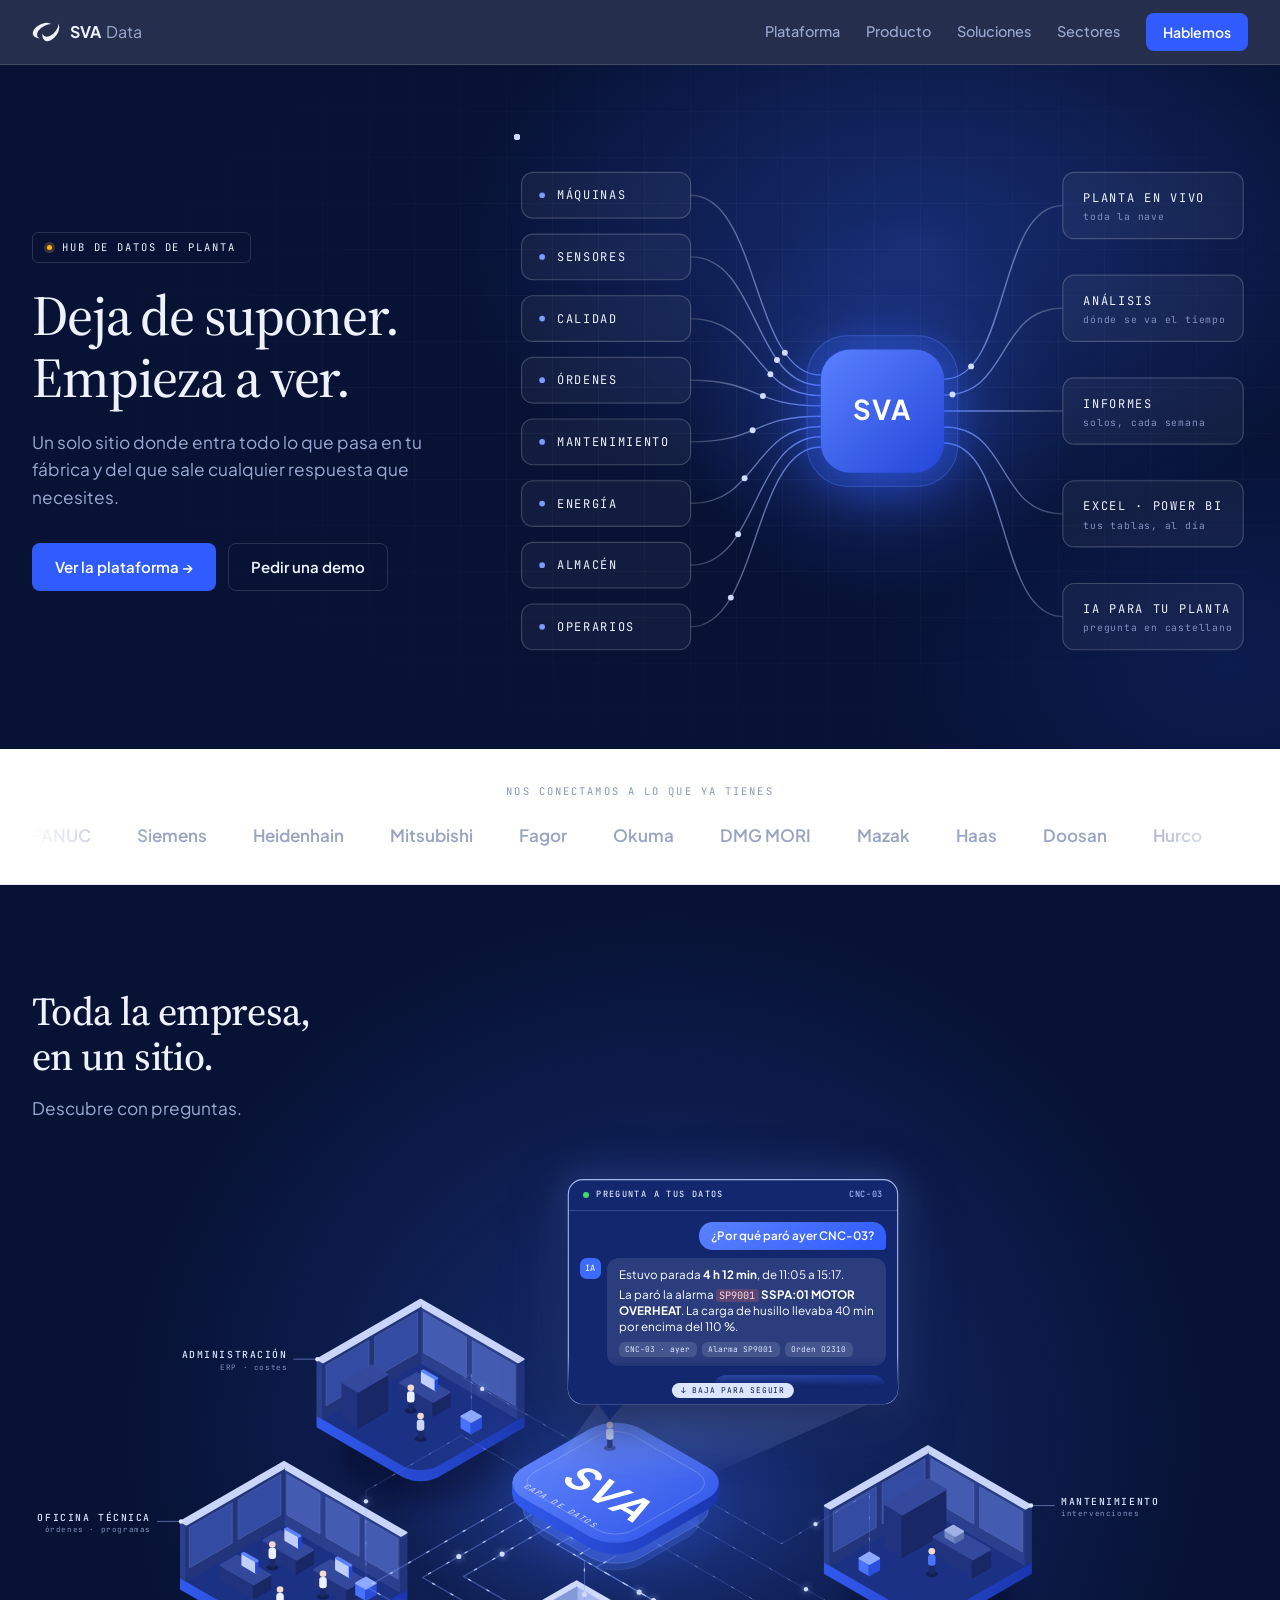
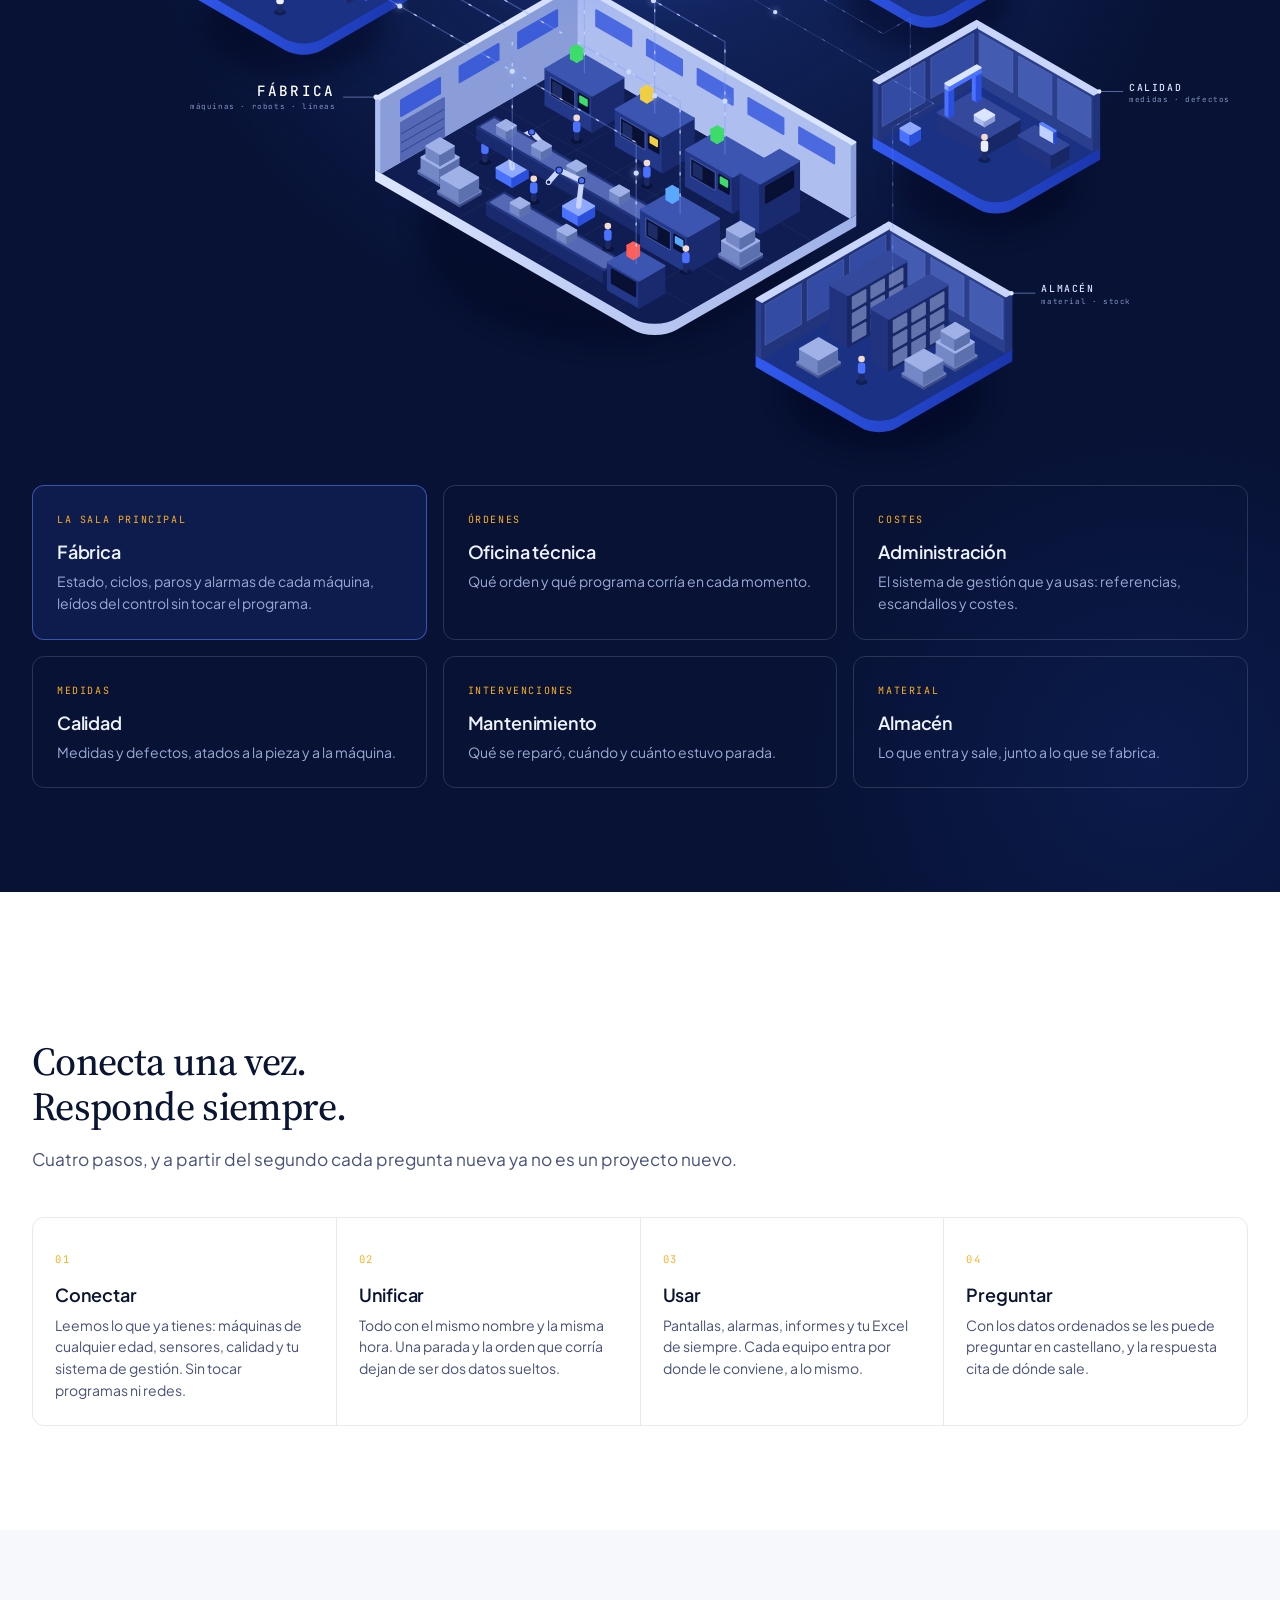
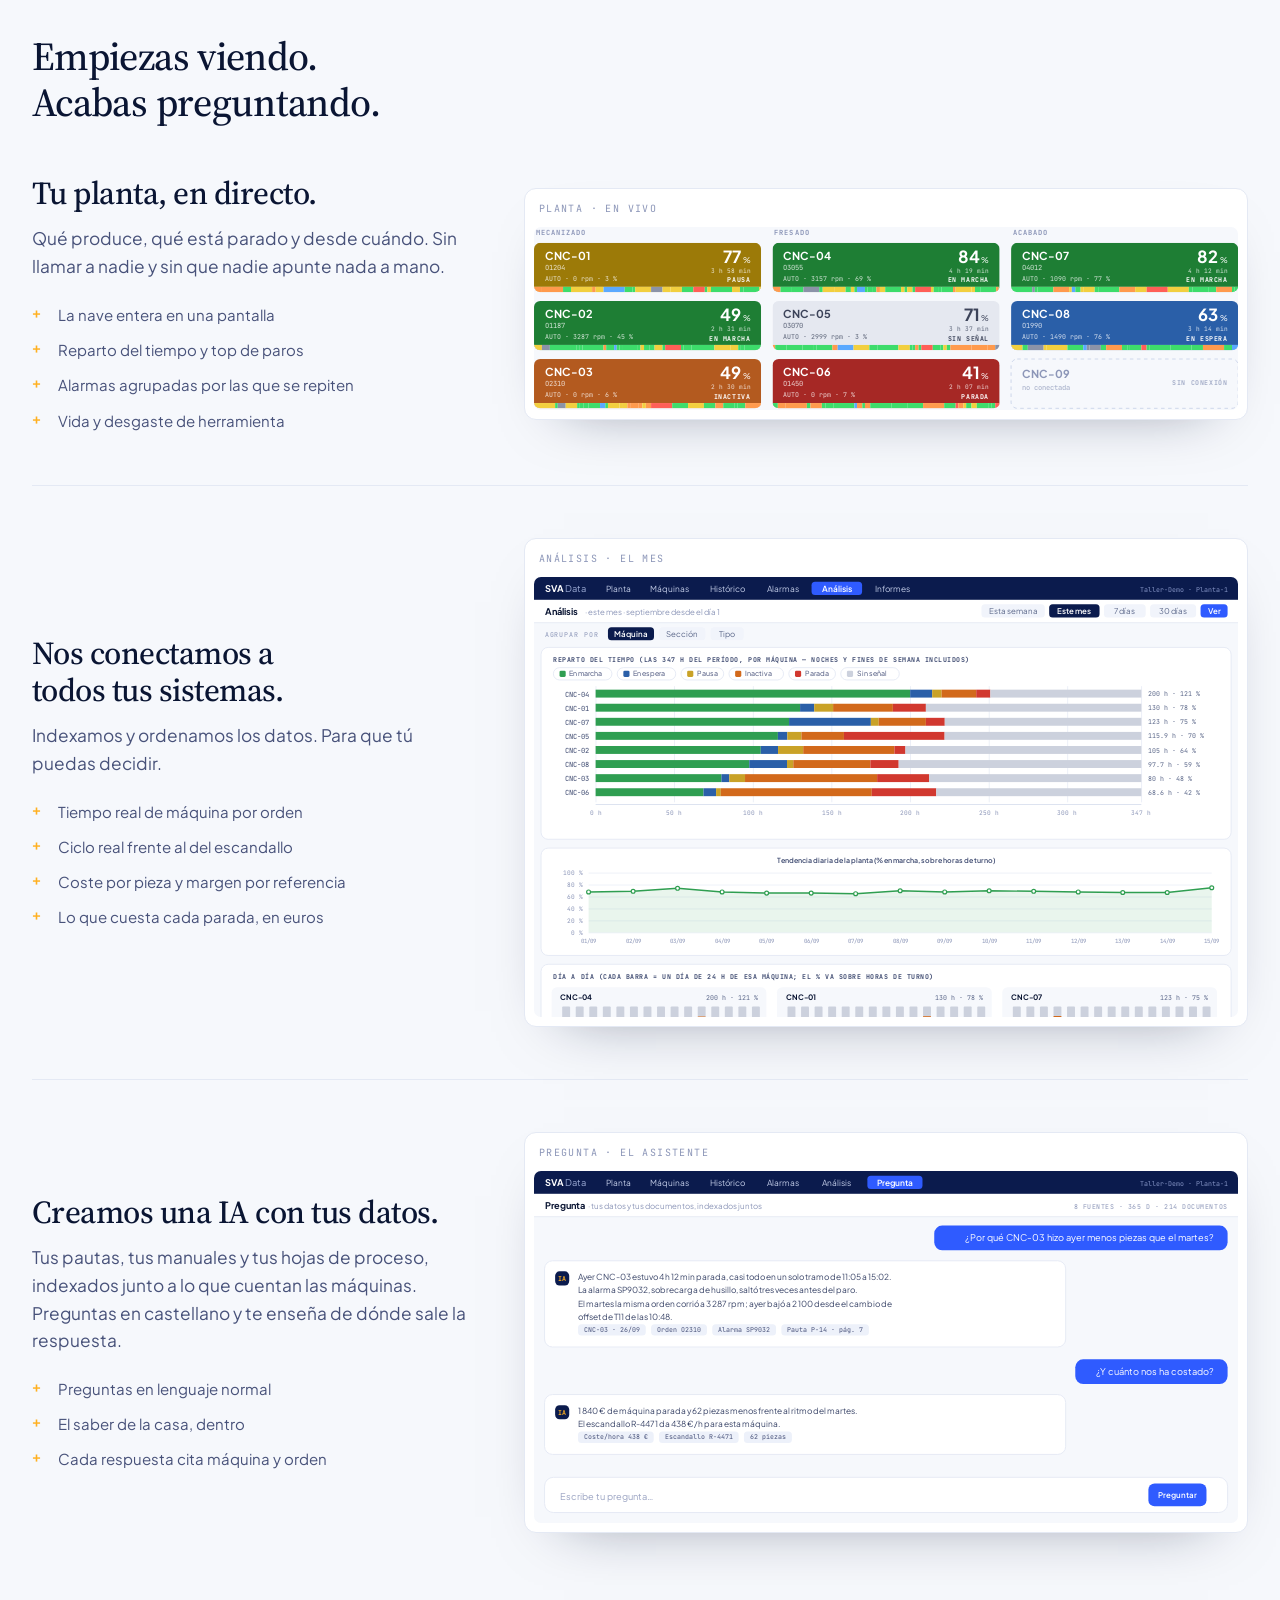
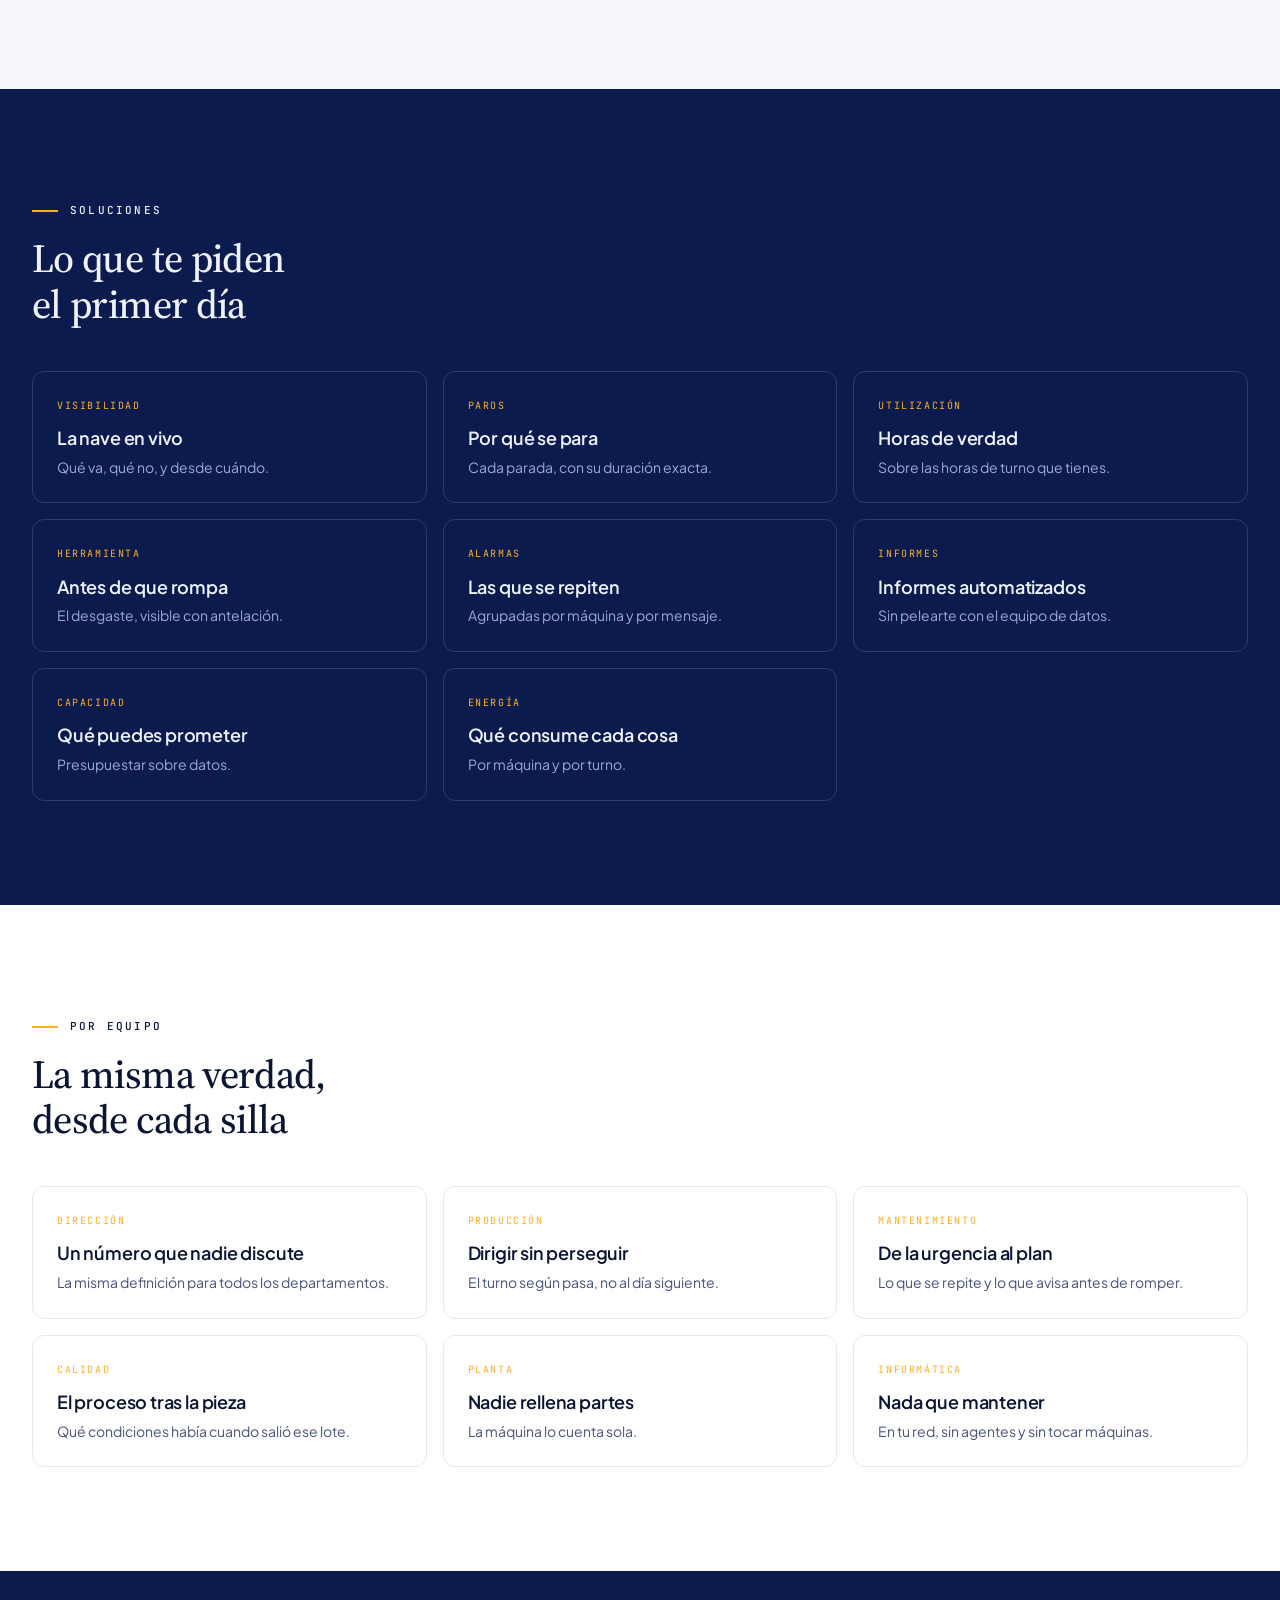
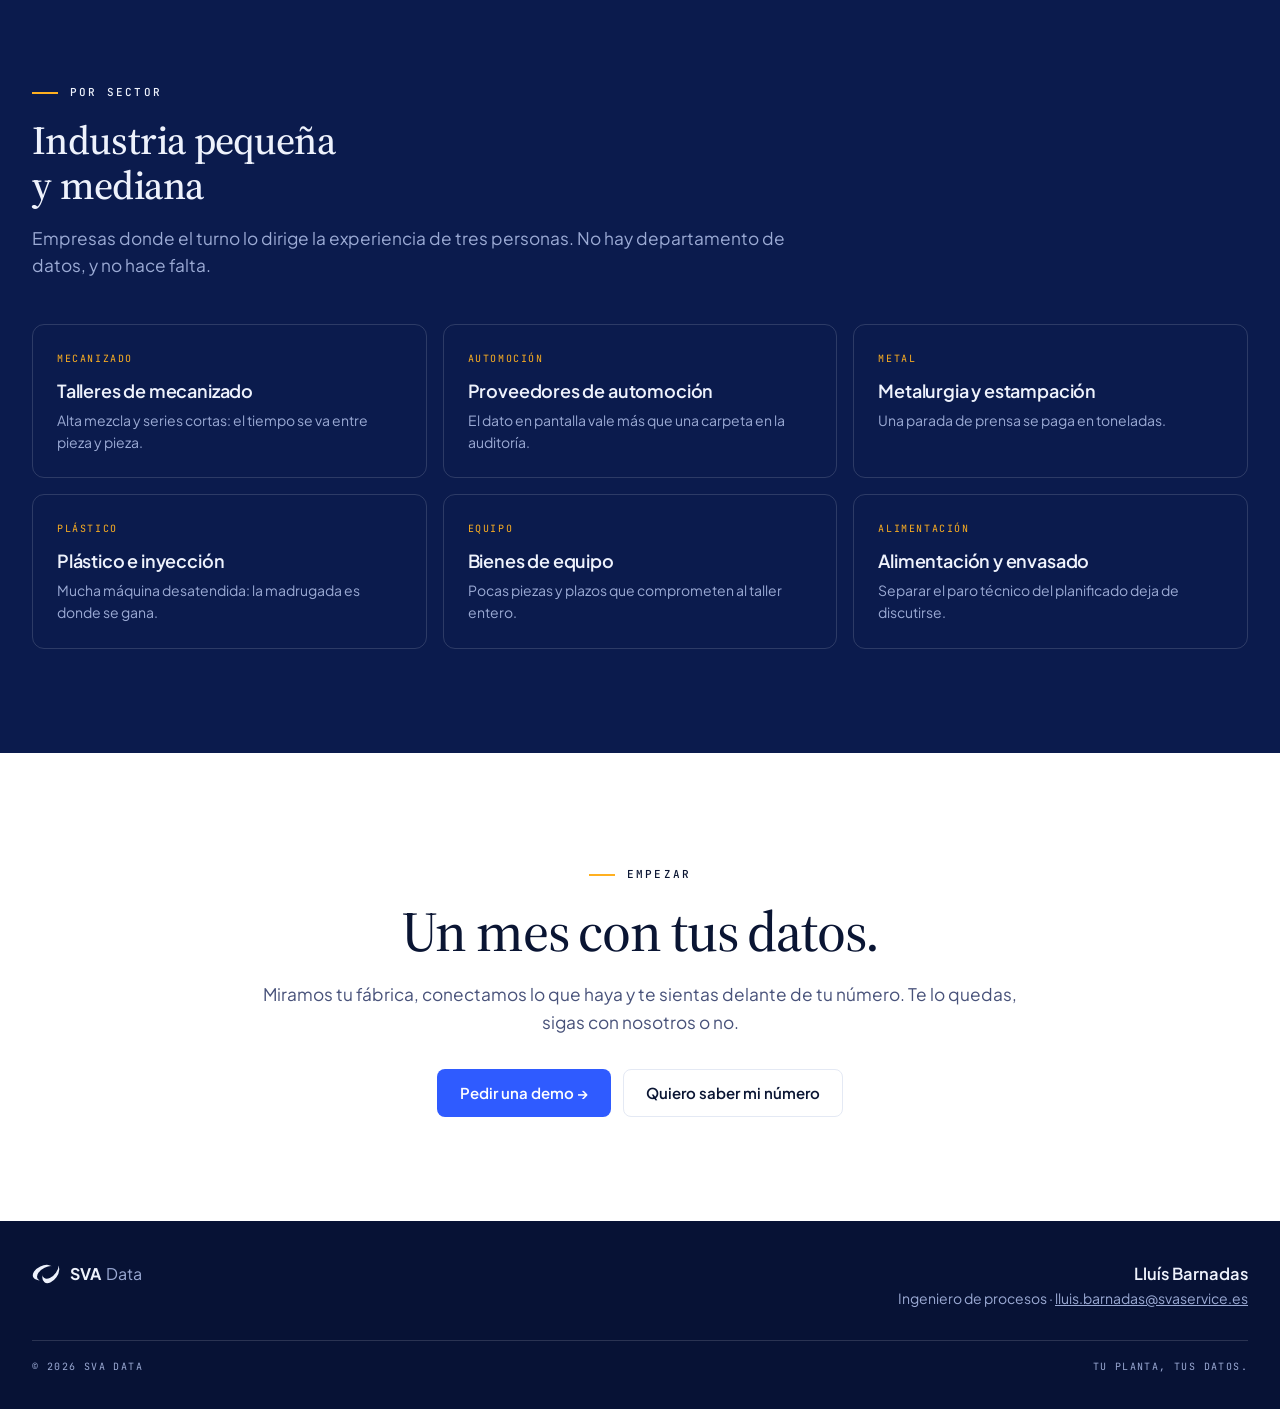
<file: index.html>
<!doctype html>
<html lang="es">
<head>
<meta charset="utf-8">
<meta name="viewport" content="width=device-width, initial-scale=1">
<title>SVA Data — Deja de suponer. Empieza a ver.</title>
<meta name="description" content="Hub de datos de planta para la industria pequeña y mediana: conectamos las máquinas y los sistemas que ya tienes y los dejamos en un solo sitio, con la nave en vivo, análisis de paros e informes automáticos.">
<link rel="canonical" href="https://svadata.com/">
<meta property="og:type" content="website">
<meta property="og:site_name" content="SVA Data">
<meta property="og:locale" content="es_ES">
<meta property="og:url" content="https://svadata.com/">
<meta property="og:title" content="SVA Data — Deja de suponer. Empieza a ver.">
<meta property="og:description" content="Un solo sitio donde entra todo lo que pasa en tu fábrica — máquinas, calidad, órdenes, energía — y del que sale cualquier respuesta que necesites.">
<meta property="og:image" content="https://svadata.com/assets/img/og-planta.png">
<meta name="twitter:card" content="summary_large_image">
<meta name="twitter:image" content="https://svadata.com/assets/img/og-planta.png">
<meta name="twitter:title" content="SVA Data — Deja de suponer. Empieza a ver.">
<meta name="twitter:description" content="Un solo sitio donde entra todo lo que pasa en tu fábrica — máquinas, calidad, órdenes, energía — y del que sale cualquier respuesta que necesites.">
<meta name="theme-color" content="#071235">
<link rel="icon" type="image/svg+xml" href="assets/sva-favicon.svg">
<link href="https://fonts.googleapis.com/css2?family=Source+Serif+4:opsz,wght@8..60,400;8..60,500;8..60,600&family=Plus+Jakarta+Sans:wght@400;500;600;700&family=JetBrains+Mono:wght@400;500&display=swap" rel="stylesheet">
<link rel="stylesheet" href="assets/styles.css">
<script type="application/ld+json">
{
  "@context": "https://schema.org",
  "@graph": [
    {
      "@type": [
        "Organization",
        "ProfessionalService"
      ],
      "@id": "https://svadata.com/#org",
      "name": "SVA Data",
      "url": "https://svadata.com/",
      "logo": {
        "@type": "ImageObject",
        "url": "https://svadata.com/assets/img/sva-logo.png",
        "width": 512,
        "height": 512
      },
      "image": "https://svadata.com/assets/img/og-planta.png",
      "email": "lluis.barnadas@svaservice.es",
      "description": "Hub de datos de planta: un solo sitio donde entra todo lo que pasa en la fábrica — máquinas, calidad, órdenes, energía — y del que sale cualquier respuesta.",
      "founder": {
        "@type": "Person",
        "name": "Lluís Barnadas",
        "jobTitle": "Ingeniero de procesos"
      },
      "areaServed": [
        {
          "@type": "AdministrativeArea",
          "name": "Catalunya"
        },
        {
          "@type": "Country",
          "name": "España"
        }
      ],
      "knowsLanguage": [
        "es",
        "ca"
      ],
      "knowsAbout": [
        "Monitorización de máquinas CNC",
        "OEE",
        "Análisis de paros",
        "Datos de planta",
        "Mecanizado",
        "Industria 4.0"
      ]
    },
    {
      "@type": "WebSite",
      "@id": "https://svadata.com/#web",
      "url": "https://svadata.com/",
      "name": "SVA Data",
      "inLanguage": "es-ES",
      "publisher": {
        "@id": "https://svadata.com/#org"
      }
    },
    {
      "@type": "Service",
      "name": "Monitorización de planta y análisis de datos de producción",
      "provider": {
        "@id": "https://svadata.com/#org"
      },
      "areaServed": {
        "@type": "AdministrativeArea",
        "name": "Catalunya"
      },
      "serviceType": "Monitorización de máquinas CNC y análisis de producción",
      "description": "Conectamos las máquinas y los sistemas que ya tiene el taller y los dejamos en un portal: estado en vivo, alarmas, reparto del tiempo, paros, desgaste de herramienta e informes automáticos."
    }
  ]
}
</script>
<script>document.documentElement.classList.add('js')</script>
</head>
<body>

<nav><div class="nav-in">
  <a class="lockup" href="#top"><svg viewBox="0 12 104 74" role="img" aria-label="SVA Data"><defs><mask id="ma" maskUnits="userSpaceOnUse" x="-80" y="-80" width="260" height="260"><rect x="-80" y="-80" width="260" height="260" fill="#000"></rect><g transform="rotate(-25 50 50)"><ellipse cx="45" cy="41" rx="41" ry="25.5" fill="#fff"></ellipse><ellipse cx="57.5" cy="52" rx="41" ry="25.5" fill="#000"></ellipse><ellipse cx="42.5" cy="49" rx="12.5" ry="8" fill="#000"></ellipse></g></mask><mask id="mb" maskUnits="userSpaceOnUse" x="-80" y="-80" width="260" height="260"><rect x="-80" y="-80" width="260" height="260" fill="#000"></rect><g transform="rotate(-25 50 50)"><ellipse cx="45" cy="41" rx="41" ry="25.5" fill="#fff"></ellipse><ellipse cx="57.5" cy="52" rx="41" ry="25.5" fill="#000"></ellipse><ellipse cx="42.5" cy="49" rx="12.5" ry="8" fill="#000"></ellipse></g></mask></defs><g fill="currentColor"><rect x="-80" y="-80" width="260" height="260" mask="url(#ma)"></rect><g transform="translate(15.32 -12.86) translate(50 50) rotate(-40) scale(1 -1) rotate(40) translate(-50 -50)"><rect x="-80" y="-80" width="260" height="260" mask="url(#mb)"></rect></g></g></svg><span class="wm"><b>SVA</b><span>Data</span></span></a>
  <div class="nav-links">
    <a class="nav-link" href="#plataforma">Plataforma</a>
    <a class="nav-link" href="#producto">Producto</a>
    <a class="nav-link" href="#usos">Soluciones</a>
    <a class="nav-link" href="#sectores">Sectores</a>
    <a class="btn btn-primary nav-cta" href="mailto:lluis.barnadas@svaservice.es?subject=Quiero%20ver%20una%20demo">Hablemos</a>
  </div></div></nav>

<header class="hero" id="top"><div class="wrap"><div class="hero-grid">
  <div>
    <span class="tag rv"><i></i> Hub de datos de planta</span>
    <h1 class="display rv rv-d1">Deja de suponer.<br>Empieza a ver.</h1>
    <p class="lead rv rv-d2">Un solo sitio donde entra todo lo que pasa en tu fábrica y del que
    sale cualquier respuesta que necesites.</p>
    <div class="cta-row rv rv-d3">
      <a class="btn btn-primary" href="#plataforma">Ver la plataforma &rarr;</a>
      <a class="btn btn-ghost" href="mailto:lluis.barnadas@svaservice.es?subject=Quiero%20ver%20una%20demo">Pedir una demo</a>
    </div>
  </div>
  <div class="rv rv-d2"><svg class="bp" viewBox="0 0 640 480" role="img" aria-label="Esquema: máquinas, sensores, calidad, órdenes, mantenimiento, energía, almacén y operarios entran en SVA, y de SVA salen la planta en vivo, el análisis, los informes, tus tablas en Excel o Power BI y una IA para tu planta."><defs><linearGradient id="w-in" gradientUnits="userSpaceOnUse" x1="152" y1="0" x2="266" y2="0"><stop offset="0" stop-color="#fff" stop-opacity=".16"/><stop offset="1" stop-color="#5B82FF" stop-opacity=".9"/></linearGradient><linearGradient id="w-out" gradientUnits="userSpaceOnUse" x1="374" y1="0" x2="478" y2="0"><stop offset="0" stop-color="#5B82FF" stop-opacity=".9"/><stop offset="1" stop-color="#fff" stop-opacity=".16"/></linearGradient><linearGradient id="core" x1="0" y1="0" x2="1" y2="1"><stop offset="0" stop-color="#5A80FF"/><stop offset="1" stop-color="#2447D8"/></linearGradient><radialGradient id="halo"><stop offset="0" stop-color="#3B6BFF" stop-opacity=".5"/><stop offset=".55" stop-color="#3B6BFF" stop-opacity=".12"/><stop offset="1" stop-color="#3B6BFF" stop-opacity="0"/></radialGradient></defs><circle cx="320" cy="240" r="170" fill="url(#halo)"/><path class="wire-in" d="M152 51 C212 51 206 208.5 266 208.5"/><rect class="box" x="4" y="31" width="148" height="40" rx="10"/><circle class="pin" cx="22" cy="51" r="2.5"/><text class="lbl" x="35" y="54.6">Máquinas</text><path class="wire-in" d="M152 105 C212 105 206 217.5 266 217.5"/><rect class="box" x="4" y="85" width="148" height="40" rx="10"/><circle class="pin" cx="22" cy="105" r="2.5"/><text class="lbl" x="35" y="108.6">Sensores</text><path class="wire-in" d="M152 159 C212 159 206 226.5 266 226.5"/><rect class="box" x="4" y="139" width="148" height="40" rx="10"/><circle class="pin" cx="22" cy="159" r="2.5"/><text class="lbl" x="35" y="162.6">Calidad</text><path class="wire-in" d="M152 213 C212 213 206 235.5 266 235.5"/><rect class="box" x="4" y="193" width="148" height="40" rx="10"/><circle class="pin" cx="22" cy="213" r="2.5"/><text class="lbl" x="35" y="216.6">Órdenes</text><path class="wire-in" d="M152 267 C212 267 206 244.5 266 244.5"/><rect class="box" x="4" y="247" width="148" height="40" rx="10"/><circle class="pin" cx="22" cy="267" r="2.5"/><text class="lbl" x="35" y="270.6">Mantenimiento</text><path class="wire-in" d="M152 321 C212 321 206 253.5 266 253.5"/><rect class="box" x="4" y="301" width="148" height="40" rx="10"/><circle class="pin" cx="22" cy="321" r="2.5"/><text class="lbl" x="35" y="324.6">Energía</text><path class="wire-in" d="M152 375 C212 375 206 262.5 266 262.5"/><rect class="box" x="4" y="355" width="148" height="40" rx="10"/><circle class="pin" cx="22" cy="375" r="2.5"/><text class="lbl" x="35" y="378.6">Almacén</text><path class="wire-in" d="M152 429 C212 429 206 271.5 266 271.5"/><rect class="box" x="4" y="409" width="148" height="40" rx="10"/><circle class="pin" cx="22" cy="429" r="2.5"/><text class="lbl" x="35" y="432.6">Operarios</text><path class="wire-out" d="M374 212 C432 212 420 60 478 60"/><rect class="box" x="478" y="31" width="158" height="58" rx="10"/><text class="lbl" x="496" y="57">Planta en vivo</text><text class="lbl-s" x="496" y="73">toda la nave</text><path class="wire-out" d="M374 226 C432 226 420 150 478 150"/><rect class="box" x="478" y="121" width="158" height="58" rx="10"/><text class="lbl" x="496" y="147">Análisis</text><text class="lbl-s" x="496" y="163">dónde se va el tiempo</text><path class="wire-out" d="M374 240 C432 240 420 240 478 240"/><rect class="box" x="478" y="211" width="158" height="58" rx="10"/><text class="lbl" x="496" y="237">Informes</text><text class="lbl-s" x="496" y="253">solos, cada semana</text><path class="wire-out" d="M374 254 C432 254 420 330 478 330"/><rect class="box" x="478" y="301" width="158" height="58" rx="10"/><text class="lbl" x="496" y="327">Excel · Power BI</text><text class="lbl-s" x="496" y="343">tus tablas, al día</text><path class="wire-out" d="M374 268 C432 268 420 420 478 420"/><rect class="box" x="478" y="391" width="158" height="58" rx="10"/><text class="lbl" x="496" y="417">IA para tu planta</text><text class="lbl-s" x="496" y="433">pregunta en castellano</text><rect class="core-ring" x="254" y="174" width="132" height="132" rx="36"/><rect class="box-core" x="266" y="186" width="108" height="108" rx="26"/><text class="core-t" x="320" y="248" text-anchor="middle">SVA</text><circle class="flux" r="2.6"><animateMotion dur="3.2s" begin="0.00s" repeatCount="indefinite" path="M152 51 C212 51 206 208.5 266 208.5"/></circle><circle class="flux" r="2.6"><animateMotion dur="3.2s" begin="0.27s" repeatCount="indefinite" path="M152 105 C212 105 206 217.5 266 217.5"/></circle><circle class="flux" r="2.6"><animateMotion dur="3.2s" begin="0.54s" repeatCount="indefinite" path="M152 159 C212 159 206 226.5 266 226.5"/></circle><circle class="flux" r="2.6"><animateMotion dur="3.2s" begin="0.81s" repeatCount="indefinite" path="M152 213 C212 213 206 235.5 266 235.5"/></circle><circle class="flux" r="2.6"><animateMotion dur="3.2s" begin="1.08s" repeatCount="indefinite" path="M152 267 C212 267 206 244.5 266 244.5"/></circle><circle class="flux" r="2.6"><animateMotion dur="3.2s" begin="1.35s" repeatCount="indefinite" path="M152 321 C212 321 206 253.5 266 253.5"/></circle><circle class="flux" r="2.6"><animateMotion dur="3.2s" begin="1.62s" repeatCount="indefinite" path="M152 375 C212 375 206 262.5 266 262.5"/></circle><circle class="flux" r="2.6"><animateMotion dur="3.2s" begin="1.89s" repeatCount="indefinite" path="M152 429 C212 429 206 271.5 266 271.5"/></circle><circle class="flux" r="2.6"><animateMotion dur="3.2s" begin="2.16s" repeatCount="indefinite" path="M374 212 C432 212 420 60 478 60"/></circle><circle class="flux" r="2.6"><animateMotion dur="3.2s" begin="2.43s" repeatCount="indefinite" path="M374 226 C432 226 420 150 478 150"/></circle><circle class="flux" r="2.6"><animateMotion dur="3.2s" begin="2.70s" repeatCount="indefinite" path="M374 240 C432 240 420 240 478 240"/></circle><circle class="flux" r="2.6"><animateMotion dur="3.2s" begin="2.97s" repeatCount="indefinite" path="M374 254 C432 254 420 330 478 330"/></circle><circle class="flux" r="2.6"><animateMotion dur="3.2s" begin="3.24s" repeatCount="indefinite" path="M374 268 C432 268 420 420 478 420"/></circle></svg></div>
</div></div></header>

<div class="strip"><div class="wrap">
  <p class="strip-lbl">Nos conectamos a lo que ya tienes</p>
  <div class="marquee"><div class="marquee-row"><span>FANUC</span><span>Siemens</span><span>Heidenhain</span><span>Mitsubishi</span><span>Fagor</span><span>Okuma</span><span>DMG MORI</span><span>Mazak</span><span>Haas</span><span>Doosan</span><span>Hurco</span><span>Brother</span><span>Universal Robots</span><span>ABB</span><span>KUKA</span><span>Omron</span><span>Beckhoff</span><span>Allen-Bradley</span></div><div class="marquee-row" aria-hidden="true"><span>FANUC</span><span>Siemens</span><span>Heidenhain</span><span>Mitsubishi</span><span>Fagor</span><span>Okuma</span><span>DMG MORI</span><span>Mazak</span><span>Haas</span><span>Doosan</span><span>Hurco</span><span>Brother</span><span>Universal Robots</span><span>ABB</span><span>KUKA</span><span>Omron</span><span>Beckhoff</span><span>Allen-Bradley</span></div></div>
</div></div>

<section class="s s-blue s-capa" id="empresa"><div class="wrap">
  <h2 class="h2 rv" style="max-width:20ch">Toda la empresa, en un sitio.</h2>
  <p class="lead rv rv-d1" style="margin-top:16px">Descubre con preguntas.</p>
  <figure class="rv rv-d2">
    <div class="lienzo">
    <svg class="iso" viewBox="-949 -568 1651 1207" role="img" aria-label="Vista isométrica de una empresa hecha de salas sueltas: administración, oficina técnica, mantenimiento, calidad y almacén rodean a la fábrica, que es la nave más grande, con máquinas, robots y cintas. De cada sala sube un flujo de datos hasta un plano común y entra en una capa azul que flota en el centro, rotulada SVA. Sobre la capa, una persona le hace una pregunta y un chat le responde.">
      <defs>
        <linearGradient id="iso-losa" x1="0" y1="0" x2="1" y2="1">
          <stop offset="0" stop-color="#6A8CFF"/><stop offset="1" stop-color="#2C52E6"/>
        </linearGradient>
        <radialGradient id="iso-halo">
          <stop offset="0" stop-color="#3B6BFF" stop-opacity=".55"/>
          <stop offset=".6" stop-color="#3B6BFF" stop-opacity=".12"/>
          <stop offset="1" stop-color="#3B6BFF" stop-opacity="0"/>
        </radialGradient>
        <linearGradient id="iso-canto" x1="0" y1="0" x2="1" y2="0">
          <stop offset="0" stop-color="#3159EE"/><stop offset="1" stop-color="#1A36AE"/>
        </linearGradient>
        <linearGradient id="iso-canto-claro" x1="0" y1="0" x2="1" y2="0">
          <stop offset="0" stop-color="#DCE5FF"/><stop offset="1" stop-color="#9DB0E8"/>
        </linearGradient>
        <linearGradient id="iso-burbuja" x1="0" y1="0" x2="1" y2="1">
          <stop offset="0" stop-color="#5A80FF"/><stop offset="1" stop-color="#2F5BFF"/>
        </linearGradient>
        <linearGradient id="iso-haz" x1="0" y1="1" x2="0" y2="0">
          <stop offset="0" stop-color="#9DB4FF" stop-opacity="0"/><stop offset="1" stop-color="#9DB4FF" stop-opacity=".32"/>
        </linearGradient>
        <filter id="iso-difuso" x="-30%" y="-30%" width="160%" height="160%"><feGaussianBlur stdDeviation="14"/></filter>
      </defs>
      <ellipse cx="-415.7" cy="-153.0" rx="109" ry="63" fill="#020617" opacity=".35" filter="url(#iso-difuso)"/><polygon points="-415.7,-269.4 -278.5,-190.2 -392.3,-124.5 -397.3,-122.1 -403.0,-120.4 -409.2,-119.3 -415.7,-118.9 -422.1,-119.3 -428.3,-120.4 -434.1,-122.1 -439.1,-124.5 -552.9,-190.2" fill="url(#iso-canto)" stroke-linejoin="round"  stroke="url(#iso-canto)" stroke-width="2.6"/><polygon points="-415.7,-270.9 -278.5,-191.7 -392.3,-126.0 -397.3,-123.6 -403.0,-121.9 -409.2,-120.8 -415.7,-120.4 -422.1,-120.8 -428.3,-121.9 -434.1,-123.6 -439.1,-126.0 -552.9,-191.7" fill="url(#iso-canto)" stroke-linejoin="round"  stroke="url(#iso-canto)" stroke-width="2.6"/><polygon points="-415.7,-272.4 -278.5,-193.2 -392.3,-127.5 -397.3,-125.1 -403.0,-123.4 -409.2,-122.3 -415.7,-121.9 -422.1,-122.3 -428.3,-123.4 -434.1,-125.1 -439.1,-127.5 -552.9,-193.2" fill="url(#iso-canto)" stroke-linejoin="round"  stroke="url(#iso-canto)" stroke-width="2.6"/><polygon points="-415.7,-273.9 -278.5,-194.7 -392.3,-129.0 -397.3,-126.6 -403.0,-124.9 -409.2,-123.8 -415.7,-123.4 -422.1,-123.8 -428.3,-124.9 -434.1,-126.6 -439.1,-129.0 -552.9,-194.7" fill="url(#iso-canto)" stroke-linejoin="round"  stroke="url(#iso-canto)" stroke-width="2.6"/><polygon points="-415.7,-275.4 -278.5,-196.2 -392.3,-130.5 -397.3,-128.1 -403.0,-126.4 -409.2,-125.3 -415.7,-124.9 -422.1,-125.3 -428.3,-126.4 -434.1,-128.1 -439.1,-130.5 -552.9,-196.2" fill="url(#iso-canto)" stroke-linejoin="round"  stroke="url(#iso-canto)" stroke-width="2.6"/><polygon points="-415.7,-276.9 -278.5,-197.7 -392.3,-132.0 -397.3,-129.6 -403.0,-127.9 -409.2,-126.8 -415.7,-126.4 -422.1,-126.8 -428.3,-127.9 -434.1,-129.6 -439.1,-132.0 -552.9,-197.7" fill="url(#iso-canto)" stroke-linejoin="round"  stroke="url(#iso-canto)" stroke-width="2.6"/><polygon points="-415.7,-278.4 -278.5,-199.2 -392.3,-133.5 -397.3,-131.1 -403.0,-129.4 -409.2,-128.3 -415.7,-127.9 -422.1,-128.3 -428.3,-129.4 -434.1,-131.1 -439.1,-133.5 -552.9,-199.2" fill="url(#iso-canto)" stroke-linejoin="round"  stroke="url(#iso-canto)" stroke-width="2.6"/><polygon points="-415.7,-279.9 -278.5,-200.7 -392.3,-135.0 -397.3,-132.6 -403.0,-130.9 -409.2,-129.8 -415.7,-129.4 -422.1,-129.8 -428.3,-130.9 -434.1,-132.6 -439.1,-135.0 -552.9,-200.7" fill="url(#iso-canto)" stroke-linejoin="round"  stroke="url(#iso-canto)" stroke-width="2.6"/><polygon points="-415.7,-281.4 -278.5,-202.2 -392.3,-136.5 -397.3,-134.1 -403.0,-132.4 -409.2,-131.3 -415.7,-130.9 -422.1,-131.3 -428.3,-132.4 -434.1,-134.1 -439.1,-136.5 -552.9,-202.2" fill="url(#iso-canto)" stroke-linejoin="round"  stroke="url(#iso-canto)" stroke-width="2.6"/><polygon points="-415.7,-282.9 -278.5,-203.7 -392.3,-138.0 -397.3,-135.6 -403.0,-133.9 -409.2,-132.8 -415.7,-132.4 -422.1,-132.8 -428.3,-133.9 -434.1,-135.6 -439.1,-138.0 -552.9,-203.7" fill="url(#iso-canto)" stroke-linejoin="round"  stroke="url(#iso-canto)" stroke-width="2.6"/><polygon points="-415.7,-284.4 -278.5,-205.2 -392.3,-139.5 -397.3,-137.1 -403.0,-135.4 -409.2,-134.3 -415.7,-133.9 -422.1,-134.3 -428.3,-135.4 -434.1,-137.1 -439.1,-139.5 -552.9,-205.2" fill="url(#iso-canto)" stroke-linejoin="round"  stroke="url(#iso-canto)" stroke-width="2.6"/><polygon points="-415.7,-284.4 -278.5,-205.2 -392.3,-139.5 -397.3,-137.1 -403.0,-135.4 -409.2,-134.3 -415.7,-133.9 -422.1,-134.3 -428.3,-135.4 -434.1,-137.1 -439.1,-139.5 -552.9,-205.2" fill="#1B3183" stroke-linejoin="round"  stroke="#1B3183" stroke-width="2.6"/><polygon points="-423.0,-280.2 -285.8,-201.0 -285.8,-276.0 -423.0,-355.2" fill="#2B3F8F" stroke-linejoin="round"  stroke="#2B3F8F" stroke-width="2.6"/><polygon points="-278.5,-205.2 -285.8,-201.0 -285.8,-276.0 -278.5,-280.2" fill="#22347C" stroke-linejoin="round"  stroke="#22347C" stroke-width="2.6"/><polygon points="-415.7,-359.4 -278.5,-280.2 -285.8,-276.0 -423.0,-355.2" fill="#C9D5FA" stroke-linejoin="round"  stroke="#C9D5FA" stroke-width="2.6"/><polygon points="-552.9,-205.2 -545.6,-201.0 -545.6,-276.0 -552.9,-280.2" fill="#2B3F8F" stroke-linejoin="round"  stroke="#2B3F8F" stroke-width="2.6"/><polygon points="-415.7,-276.0 -545.6,-201.0 -545.6,-276.0 -415.7,-351.0" fill="#22347C" stroke-linejoin="round"  stroke="#22347C" stroke-width="2.6"/><polygon points="-423.0,-355.2 -415.7,-351.0 -545.6,-276.0 -552.9,-280.2" fill="#C9D5FA" stroke-linejoin="round"  stroke="#C9D5FA" stroke-width="2.6"/><polygon points="-411.8,-288.8 -354.6,-255.8 -354.6,-309.8 -411.8,-342.8" fill="#7C9BFF" stroke-linejoin="round" class="vidrio" stroke="#7C9BFF" stroke-width="2.6"/><polygon points="-346.8,-251.2 -289.7,-218.2 -289.7,-272.2 -346.8,-305.2" fill="#7C9BFF" stroke-linejoin="round" class="vidrio" stroke="#7C9BFF" stroke-width="2.6"/><polygon points="-419.6,-288.8 -476.7,-255.8 -476.7,-309.8 -419.6,-342.8" fill="#5B82FF" stroke-linejoin="round" class="vidrio" stroke="#5B82FF" stroke-width="2.6"/><polygon points="-484.5,-251.2 -541.7,-218.2 -541.7,-272.2 -484.5,-305.2" fill="#5B82FF" stroke-linejoin="round" class="vidrio" stroke="#5B82FF" stroke-width="2.6"/><polygon points="-443.0,-230.2 -398.8,-204.8 -398.8,-223.4 -443.0,-248.9" fill="#21337F" stroke-linejoin="round"  stroke="#21337F" stroke-width="2.6"/><polygon points="-376.7,-217.5 -398.8,-204.8 -398.8,-223.4 -376.7,-236.1" fill="#182766" stroke-linejoin="round"  stroke="#182766" stroke-width="2.6"/><polygon points="-420.9,-261.6 -376.7,-236.1 -398.8,-223.4 -443.0,-248.9" fill="#34499C" stroke-linejoin="round"  stroke="#34499C" stroke-width="2.6"/><polygon points="-413.9,-249.1 -395.7,-238.7 -395.7,-253.7 -413.9,-264.1" fill="#BFD0FF" stroke-linejoin="round"  stroke="#BFD0FF" stroke-width="2.6"/><polygon points="-393.6,-239.9 -395.7,-238.7 -395.7,-253.7 -393.6,-254.9" fill="#2447D8" stroke-linejoin="round"  stroke="#2447D8" stroke-width="2.6"/><polygon points="-411.8,-265.4 -393.6,-254.9 -395.7,-253.7 -413.9,-264.1" fill="#5B82FF" stroke-linejoin="round"  stroke="#5B82FF" stroke-width="2.6"/><polygon points="-519.6,-201.0 -498.8,-189.0 -498.8,-237.0 -519.6,-249.0" fill="#21337F" stroke-linejoin="round"  stroke="#21337F" stroke-width="2.6"/><polygon points="-459.9,-211.5 -498.8,-189.0 -498.8,-237.0 -459.9,-259.5" fill="#182766" stroke-linejoin="round"  stroke="#182766" stroke-width="2.6"/><polygon points="-480.6,-271.5 -459.9,-259.5 -498.8,-237.0 -519.6,-249.0" fill="#34499C" stroke-linejoin="round"  stroke="#34499C" stroke-width="2.6"/><ellipse cx="-428.7" cy="-211.5" rx="8" ry="4" fill="#020617" opacity=".4"/><rect x="-432.3" y="-224.5" width="7.2" height="13" rx="2.4" fill="#1B2A66"/><rect x="-433.7" y="-237.5" width="10" height="15" rx="4" fill="#EAF0FF"/><circle cx="-428.7" cy="-242.0" r="4.4" fill="#F3DCCB"/><polygon points="-361.1,-189.0 -348.1,-181.5 -348.1,-196.5 -361.1,-204.0" fill="#4A72FF" stroke-linejoin="round"  stroke="#4A72FF" stroke-width="2.6"/><polygon points="-335.2,-189.0 -348.1,-181.5 -348.1,-196.5 -335.2,-204.0" fill="#2B4FDD" stroke-linejoin="round"  stroke="#2B4FDD" stroke-width="2.6"/><polygon points="-348.1,-211.5 -335.2,-204.0 -348.1,-196.5 -361.1,-204.0" fill="#8FA9FF" stroke-linejoin="round"  stroke="#8FA9FF" stroke-width="2.6"/><ellipse cx="-415.7" cy="-174.0" rx="8" ry="4" fill="#020617" opacity=".4"/><rect x="-419.3" y="-187.0" width="7.2" height="13" rx="2.4" fill="#1B2A66"/><rect x="-420.7" y="-200.0" width="10" height="15" rx="4" fill="#C9D5FA"/><circle cx="-415.7" cy="-204.5" r="4.4" fill="#F3DCCB"/><ellipse cx="-584.6" cy="70.5" rx="120" ry="69" fill="#020617" opacity=".35" filter="url(#iso-difuso)"/><polygon points="-597.6,-53.4 -434.4,40.8 -548.2,106.5 -553.2,108.9 -558.9,110.6 -565.1,111.7 -571.6,112.1 -578.0,111.7 -584.2,110.6 -589.9,108.9 -595.0,106.5 -734.7,25.8" fill="url(#iso-canto)" stroke-linejoin="round"  stroke="url(#iso-canto)" stroke-width="2.6"/><polygon points="-597.6,-54.9 -434.4,39.3 -548.2,105.0 -553.2,107.4 -558.9,109.1 -565.1,110.2 -571.6,110.6 -578.0,110.2 -584.2,109.1 -589.9,107.4 -595.0,105.0 -734.7,24.3" fill="url(#iso-canto)" stroke-linejoin="round"  stroke="url(#iso-canto)" stroke-width="2.6"/><polygon points="-597.6,-56.4 -434.4,37.8 -548.2,103.5 -553.2,105.9 -558.9,107.6 -565.1,108.7 -571.6,109.1 -578.0,108.7 -584.2,107.6 -589.9,105.9 -595.0,103.5 -734.7,22.8" fill="url(#iso-canto)" stroke-linejoin="round"  stroke="url(#iso-canto)" stroke-width="2.6"/><polygon points="-597.6,-57.9 -434.4,36.3 -548.2,102.0 -553.2,104.4 -558.9,106.1 -565.1,107.2 -571.6,107.6 -578.0,107.2 -584.2,106.1 -589.9,104.4 -595.0,102.0 -734.7,21.3" fill="url(#iso-canto)" stroke-linejoin="round"  stroke="url(#iso-canto)" stroke-width="2.6"/><polygon points="-597.6,-59.4 -434.4,34.8 -548.2,100.5 -553.2,102.9 -558.9,104.6 -565.1,105.7 -571.6,106.1 -578.0,105.7 -584.2,104.6 -589.9,102.9 -595.0,100.5 -734.7,19.8" fill="url(#iso-canto)" stroke-linejoin="round"  stroke="url(#iso-canto)" stroke-width="2.6"/><polygon points="-597.6,-60.9 -434.4,33.3 -548.2,99.0 -553.2,101.4 -558.9,103.1 -565.1,104.2 -571.6,104.6 -578.0,104.2 -584.2,103.1 -589.9,101.4 -595.0,99.0 -734.7,18.3" fill="url(#iso-canto)" stroke-linejoin="round"  stroke="url(#iso-canto)" stroke-width="2.6"/><polygon points="-597.6,-62.4 -434.4,31.8 -548.2,97.5 -553.2,99.9 -558.9,101.6 -565.1,102.7 -571.6,103.1 -578.0,102.7 -584.2,101.6 -589.9,99.9 -595.0,97.5 -734.7,16.8" fill="url(#iso-canto)" stroke-linejoin="round"  stroke="url(#iso-canto)" stroke-width="2.6"/><polygon points="-597.6,-63.9 -434.4,30.3 -548.2,96.0 -553.2,98.4 -558.9,100.1 -565.1,101.2 -571.6,101.6 -578.0,101.2 -584.2,100.1 -589.9,98.4 -595.0,96.0 -734.7,15.3" fill="url(#iso-canto)" stroke-linejoin="round"  stroke="url(#iso-canto)" stroke-width="2.6"/><polygon points="-597.6,-65.4 -434.4,28.8 -548.2,94.5 -553.2,96.9 -558.9,98.6 -565.1,99.7 -571.6,100.1 -578.0,99.7 -584.2,98.6 -589.9,96.9 -595.0,94.5 -734.7,13.8" fill="url(#iso-canto)" stroke-linejoin="round"  stroke="url(#iso-canto)" stroke-width="2.6"/><polygon points="-597.6,-66.9 -434.4,27.3 -548.2,93.0 -553.2,95.4 -558.9,97.1 -565.1,98.2 -571.6,98.6 -578.0,98.2 -584.2,97.1 -589.9,95.4 -595.0,93.0 -734.7,12.3" fill="url(#iso-canto)" stroke-linejoin="round"  stroke="url(#iso-canto)" stroke-width="2.6"/><polygon points="-597.6,-68.4 -434.4,25.8 -548.2,91.5 -553.2,93.9 -558.9,95.6 -565.1,96.7 -571.6,97.1 -578.0,96.7 -584.2,95.6 -589.9,93.9 -595.0,91.5 -734.7,10.8" fill="url(#iso-canto)" stroke-linejoin="round"  stroke="url(#iso-canto)" stroke-width="2.6"/><polygon points="-597.6,-68.4 -434.4,25.8 -548.2,91.5 -553.2,93.9 -558.9,95.6 -565.1,96.7 -571.6,97.1 -578.0,96.7 -584.2,95.6 -589.9,93.9 -595.0,91.5 -734.7,10.8" fill="#1B3183" stroke-linejoin="round"  stroke="#1B3183" stroke-width="2.6"/><polygon points="-604.8,-64.2 -441.7,30.0 -441.7,-45.0 -604.8,-139.2" fill="#2B3F8F" stroke-linejoin="round"  stroke="#2B3F8F" stroke-width="2.6"/><polygon points="-434.4,25.8 -441.7,30.0 -441.7,-45.0 -434.4,-49.2" fill="#22347C" stroke-linejoin="round"  stroke="#22347C" stroke-width="2.6"/><polygon points="-597.6,-143.4 -434.4,-49.2 -441.7,-45.0 -604.8,-139.2" fill="#C9D5FA" stroke-linejoin="round"  stroke="#C9D5FA" stroke-width="2.6"/><polygon points="-734.7,10.8 -727.5,15.0 -727.5,-60.0 -734.7,-64.2" fill="#2B3F8F" stroke-linejoin="round"  stroke="#2B3F8F" stroke-width="2.6"/><polygon points="-597.6,-60.0 -727.5,15.0 -727.5,-60.0 -597.6,-135.0" fill="#22347C" stroke-linejoin="round"  stroke="#22347C" stroke-width="2.6"/><polygon points="-604.8,-139.2 -597.6,-135.0 -727.5,-60.0 -734.7,-64.2" fill="#C9D5FA" stroke-linejoin="round"  stroke="#C9D5FA" stroke-width="2.6"/><polygon points="-593.7,-72.8 -549.5,-47.3 -549.5,-101.2 -593.7,-126.8" fill="#7C9BFF" stroke-linejoin="round" class="vidrio" stroke="#7C9BFF" stroke-width="2.6"/><polygon points="-541.7,-42.8 -497.5,-17.3 -497.5,-71.3 -541.7,-96.8" fill="#7C9BFF" stroke-linejoin="round" class="vidrio" stroke="#7C9BFF" stroke-width="2.6"/><polygon points="-489.7,-12.8 -445.6,12.7 -445.6,-41.3 -489.7,-66.8" fill="#7C9BFF" stroke-linejoin="round" class="vidrio" stroke="#7C9BFF" stroke-width="2.6"/><polygon points="-601.5,-72.8 -658.6,-39.8 -658.6,-93.8 -601.5,-126.8" fill="#5B82FF" stroke-linejoin="round" class="vidrio" stroke="#5B82FF" stroke-width="2.6"/><polygon points="-666.4,-35.2 -723.6,-2.2 -723.6,-56.2 -666.4,-89.2" fill="#5B82FF" stroke-linejoin="round" class="vidrio" stroke="#5B82FF" stroke-width="2.6"/><polygon points="-624.8,-20.2 -580.7,5.2 -580.7,-13.4 -624.8,-38.9" fill="#21337F" stroke-linejoin="round"  stroke="#21337F" stroke-width="2.6"/><polygon points="-558.6,-7.5 -580.7,5.2 -580.7,-13.4 -558.6,-26.1" fill="#182766" stroke-linejoin="round"  stroke="#182766" stroke-width="2.6"/><polygon points="-602.8,-51.6 -558.6,-26.1 -580.7,-13.4 -624.8,-38.9" fill="#34499C" stroke-linejoin="round"  stroke="#34499C" stroke-width="2.6"/><polygon points="-595.7,-39.1 -577.6,-28.7 -577.6,-43.7 -595.7,-54.1" fill="#BFD0FF" stroke-linejoin="round"  stroke="#BFD0FF" stroke-width="2.6"/><polygon points="-575.5,-29.9 -577.6,-28.7 -577.6,-43.7 -575.5,-44.9" fill="#2447D8" stroke-linejoin="round"  stroke="#2447D8" stroke-width="2.6"/><polygon points="-593.7,-55.4 -575.5,-44.9 -577.6,-43.7 -595.7,-54.1" fill="#5B82FF" stroke-linejoin="round"  stroke="#5B82FF" stroke-width="2.6"/><ellipse cx="-613.1" cy="-3.0" rx="8" ry="4" fill="#020617" opacity=".4"/><rect x="-616.7" y="-16.0" width="7.2" height="13" rx="2.4" fill="#1B2A66"/><rect x="-618.1" y="-29.0" width="10" height="15" rx="4" fill="#EAF0FF"/><circle cx="-613.1" cy="-33.5" r="4.4" fill="#F3DCCB"/><polygon points="-682.0,12.7 -637.8,38.2 -637.8,19.6 -682.0,-5.9" fill="#21337F" stroke-linejoin="round"  stroke="#21337F" stroke-width="2.6"/><polygon points="-615.7,25.5 -637.8,38.2 -637.8,19.6 -615.7,6.9" fill="#182766" stroke-linejoin="round"  stroke="#182766" stroke-width="2.6"/><polygon points="-659.9,-18.6 -615.7,6.9 -637.8,19.6 -682.0,-5.9" fill="#34499C" stroke-linejoin="round"  stroke="#34499C" stroke-width="2.6"/><polygon points="-652.9,-6.2 -634.7,4.3 -634.7,-10.7 -652.9,-21.2" fill="#BFD0FF" stroke-linejoin="round"  stroke="#BFD0FF" stroke-width="2.6"/><polygon points="-632.6,3.1 -634.7,4.3 -634.7,-10.7 -632.6,-11.9" fill="#2447D8" stroke-linejoin="round"  stroke="#2447D8" stroke-width="2.6"/><polygon points="-650.8,-22.4 -632.6,-11.9 -634.7,-10.7 -652.9,-21.2" fill="#5B82FF" stroke-linejoin="round"  stroke="#5B82FF" stroke-width="2.6"/><polygon points="-557.3,18.7 -513.1,44.2 -513.1,25.6 -557.3,0.1" fill="#21337F" stroke-linejoin="round"  stroke="#21337F" stroke-width="2.6"/><polygon points="-491.0,31.5 -513.1,44.2 -513.1,25.6 -491.0,12.9" fill="#182766" stroke-linejoin="round"  stroke="#182766" stroke-width="2.6"/><polygon points="-535.2,-12.6 -491.0,12.9 -513.1,25.6 -557.3,0.1" fill="#34499C" stroke-linejoin="round"  stroke="#34499C" stroke-width="2.6"/><polygon points="-528.2,-0.2 -510.0,10.3 -510.0,-4.7 -528.2,-15.2" fill="#BFD0FF" stroke-linejoin="round"  stroke="#BFD0FF" stroke-width="2.6"/><polygon points="-507.9,9.1 -510.0,10.3 -510.0,-4.7 -507.9,-5.9" fill="#2447D8" stroke-linejoin="round"  stroke="#2447D8" stroke-width="2.6"/><polygon points="-526.1,-16.4 -507.9,-5.9 -510.0,-4.7 -528.2,-15.2" fill="#5B82FF" stroke-linejoin="round"  stroke="#5B82FF" stroke-width="2.6"/><polygon points="-501.4,33.0 -488.4,40.5 -488.4,25.5 -501.4,18.0" fill="#4A72FF" stroke-linejoin="round"  stroke="#4A72FF" stroke-width="2.6"/><polygon points="-475.4,33.0 -488.4,40.5 -488.4,25.5 -475.4,18.0" fill="#2B4FDD" stroke-linejoin="round"  stroke="#2B4FDD" stroke-width="2.6"/><polygon points="-488.4,10.5 -475.4,18.0 -488.4,25.5 -501.4,18.0" fill="#8FA9FF" stroke-linejoin="round"  stroke="#8FA9FF" stroke-width="2.6"/><ellipse cx="-545.6" cy="36.0" rx="8" ry="4" fill="#020617" opacity=".4"/><rect x="-549.2" y="23.0" width="7.2" height="13" rx="2.4" fill="#1B2A66"/><rect x="-550.6" y="10.0" width="10" height="15" rx="4" fill="#EAF0FF"/><circle cx="-545.6" cy="5.5" r="4.4" fill="#F3DCCB"/><ellipse cx="-602.8" cy="57.0" rx="8" ry="4" fill="#020617" opacity=".4"/><rect x="-606.4" y="44.0" width="7.2" height="13" rx="2.4" fill="#1B2A66"/><rect x="-607.8" y="31.0" width="10" height="15" rx="4" fill="#EAF0FF"/><circle cx="-602.8" cy="26.5" r="4.4" fill="#F3DCCB"/><ellipse cx="259.8" cy="42.0" rx="109" ry="63" fill="#020617" opacity=".35" filter="url(#iso-difuso)"/><polygon points="259.8,-74.4 397.0,4.8 283.2,70.5 278.2,72.9 272.5,74.6 266.3,75.7 259.8,76.1 253.4,75.7 247.2,74.6 241.4,72.9 236.4,70.5 122.6,4.8" fill="url(#iso-canto)" stroke-linejoin="round"  stroke="url(#iso-canto)" stroke-width="2.6"/><polygon points="259.8,-75.9 397.0,3.3 283.2,69.0 278.2,71.4 272.5,73.1 266.3,74.2 259.8,74.6 253.4,74.2 247.2,73.1 241.4,71.4 236.4,69.0 122.6,3.3" fill="url(#iso-canto)" stroke-linejoin="round"  stroke="url(#iso-canto)" stroke-width="2.6"/><polygon points="259.8,-77.4 397.0,1.8 283.2,67.5 278.2,69.9 272.5,71.6 266.3,72.7 259.8,73.1 253.4,72.7 247.2,71.6 241.4,69.9 236.4,67.5 122.6,1.8" fill="url(#iso-canto)" stroke-linejoin="round"  stroke="url(#iso-canto)" stroke-width="2.6"/><polygon points="259.8,-78.9 397.0,0.3 283.2,66.0 278.2,68.4 272.5,70.1 266.3,71.2 259.8,71.6 253.4,71.2 247.2,70.1 241.4,68.4 236.4,66.0 122.6,0.3" fill="url(#iso-canto)" stroke-linejoin="round"  stroke="url(#iso-canto)" stroke-width="2.6"/><polygon points="259.8,-80.4 397.0,-1.2 283.2,64.5 278.2,66.9 272.5,68.6 266.3,69.7 259.8,70.1 253.4,69.7 247.2,68.6 241.4,66.9 236.4,64.5 122.6,-1.2" fill="url(#iso-canto)" stroke-linejoin="round"  stroke="url(#iso-canto)" stroke-width="2.6"/><polygon points="259.8,-81.9 397.0,-2.7 283.2,63.0 278.2,65.4 272.5,67.1 266.3,68.2 259.8,68.6 253.4,68.2 247.2,67.1 241.4,65.4 236.4,63.0 122.6,-2.7" fill="url(#iso-canto)" stroke-linejoin="round"  stroke="url(#iso-canto)" stroke-width="2.6"/><polygon points="259.8,-83.4 397.0,-4.2 283.2,61.5 278.2,63.9 272.5,65.6 266.3,66.7 259.8,67.1 253.4,66.7 247.2,65.6 241.4,63.9 236.4,61.5 122.6,-4.2" fill="url(#iso-canto)" stroke-linejoin="round"  stroke="url(#iso-canto)" stroke-width="2.6"/><polygon points="259.8,-84.9 397.0,-5.7 283.2,60.0 278.2,62.4 272.5,64.1 266.3,65.2 259.8,65.6 253.4,65.2 247.2,64.1 241.4,62.4 236.4,60.0 122.6,-5.7" fill="url(#iso-canto)" stroke-linejoin="round"  stroke="url(#iso-canto)" stroke-width="2.6"/><polygon points="259.8,-86.4 397.0,-7.2 283.2,58.5 278.2,60.9 272.5,62.6 266.3,63.7 259.8,64.1 253.4,63.7 247.2,62.6 241.4,60.9 236.4,58.5 122.6,-7.2" fill="url(#iso-canto)" stroke-linejoin="round"  stroke="url(#iso-canto)" stroke-width="2.6"/><polygon points="259.8,-87.9 397.0,-8.7 283.2,57.0 278.2,59.4 272.5,61.1 266.3,62.2 259.8,62.6 253.4,62.2 247.2,61.1 241.4,59.4 236.4,57.0 122.6,-8.7" fill="url(#iso-canto)" stroke-linejoin="round"  stroke="url(#iso-canto)" stroke-width="2.6"/><polygon points="259.8,-89.4 397.0,-10.2 283.2,55.5 278.2,57.9 272.5,59.6 266.3,60.7 259.8,61.1 253.4,60.7 247.2,59.6 241.4,57.9 236.4,55.5 122.6,-10.2" fill="url(#iso-canto)" stroke-linejoin="round"  stroke="url(#iso-canto)" stroke-width="2.6"/><polygon points="259.8,-89.4 397.0,-10.2 283.2,55.5 278.2,57.9 272.5,59.6 266.3,60.7 259.8,61.1 253.4,60.7 247.2,59.6 241.4,57.9 236.4,55.5 122.6,-10.2" fill="#1B3183" stroke-linejoin="round"  stroke="#1B3183" stroke-width="2.6"/><polygon points="252.5,-85.2 389.7,-6.0 389.7,-81.0 252.5,-160.2" fill="#2B3F8F" stroke-linejoin="round"  stroke="#2B3F8F" stroke-width="2.6"/><polygon points="397.0,-10.2 389.7,-6.0 389.7,-81.0 397.0,-85.2" fill="#22347C" stroke-linejoin="round"  stroke="#22347C" stroke-width="2.6"/><polygon points="259.8,-164.4 397.0,-85.2 389.7,-81.0 252.5,-160.2" fill="#C9D5FA" stroke-linejoin="round"  stroke="#C9D5FA" stroke-width="2.6"/><polygon points="122.6,-10.2 129.9,-6.0 129.9,-81.0 122.6,-85.2" fill="#2B3F8F" stroke-linejoin="round"  stroke="#2B3F8F" stroke-width="2.6"/><polygon points="259.8,-81.0 129.9,-6.0 129.9,-81.0 259.8,-156.0" fill="#22347C" stroke-linejoin="round"  stroke="#22347C" stroke-width="2.6"/><polygon points="252.5,-160.2 259.8,-156.0 129.9,-81.0 122.6,-85.2" fill="#C9D5FA" stroke-linejoin="round"  stroke="#C9D5FA" stroke-width="2.6"/><polygon points="263.7,-93.8 320.9,-60.8 320.9,-114.8 263.7,-147.8" fill="#7C9BFF" stroke-linejoin="round" class="vidrio" stroke="#7C9BFF" stroke-width="2.6"/><polygon points="328.7,-56.2 385.8,-23.3 385.8,-77.3 328.7,-110.2" fill="#7C9BFF" stroke-linejoin="round" class="vidrio" stroke="#7C9BFF" stroke-width="2.6"/><polygon points="255.9,-93.8 198.8,-60.8 198.8,-114.8 255.9,-147.8" fill="#5B82FF" stroke-linejoin="round" class="vidrio" stroke="#5B82FF" stroke-width="2.6"/><polygon points="191.0,-56.2 133.8,-23.3 133.8,-77.3 191.0,-110.2" fill="#5B82FF" stroke-linejoin="round" class="vidrio" stroke="#5B82FF" stroke-width="2.6"/><polygon points="202.6,-30.0 226.0,-16.5 226.0,-73.5 202.6,-87.0" fill="#21337F" stroke-linejoin="round"  stroke="#21337F" stroke-width="2.6"/><polygon points="283.2,-49.5 226.0,-16.5 226.0,-73.5 283.2,-106.5" fill="#182766" stroke-linejoin="round"  stroke="#182766" stroke-width="2.6"/><polygon points="259.8,-120.0 283.2,-106.5 226.0,-73.5 202.6,-87.0" fill="#34499C" stroke-linejoin="round"  stroke="#34499C" stroke-width="2.6"/><polygon points="267.6,-19.5 319.6,10.5 319.6,-13.5 267.6,-43.5" fill="#21337F" stroke-linejoin="round"  stroke="#21337F" stroke-width="2.6"/><polygon points="342.9,-3.0 319.6,10.5 319.6,-13.5 342.9,-27.0" fill="#182766" stroke-linejoin="round"  stroke="#182766" stroke-width="2.6"/><polygon points="291.0,-57.0 342.9,-27.0 319.6,-13.5 267.6,-43.5" fill="#34499C" stroke-linejoin="round"  stroke="#34499C" stroke-width="2.6"/><polygon points="283.2,-43.5 296.2,-36.0 296.2,-45.0 283.2,-52.5" fill="#7488C6" stroke-linejoin="round"  stroke="#7488C6" stroke-width="2.6"/><polygon points="306.6,-42.0 296.2,-36.0 296.2,-45.0 306.6,-51.0" fill="#5C70AE" stroke-linejoin="round"  stroke="#5C70AE" stroke-width="2.6"/><polygon points="293.6,-58.5 306.6,-51.0 296.2,-45.0 283.2,-52.5" fill="#9FB1E6" stroke-linejoin="round"  stroke="#9FB1E6" stroke-width="2.6"/><polygon points="168.9,0.0 181.9,7.5 181.9,-7.5 168.9,-15.0" fill="#4A72FF" stroke-linejoin="round"  stroke="#4A72FF" stroke-width="2.6"/><polygon points="194.9,0.0 181.9,7.5 181.9,-7.5 194.9,-15.0" fill="#2B4FDD" stroke-linejoin="round"  stroke="#2B4FDD" stroke-width="2.6"/><polygon points="181.9,-22.5 194.9,-15.0 181.9,-7.5 168.9,-15.0" fill="#8FA9FF" stroke-linejoin="round"  stroke="#8FA9FF" stroke-width="2.6"/><ellipse cx="265.0" cy="6.0" rx="8" ry="4" fill="#020617" opacity=".4"/><rect x="261.4" y="-7.0" width="7.2" height="13" rx="2.4" fill="#1B2A66"/><rect x="260.0" y="-20.0" width="10" height="15" rx="4" fill="#4A72FF"/><circle cx="265.0" cy="-24.5" r="4.4" fill="#F3DCCB"/><ellipse cx="337.7" cy="282.0" rx="120" ry="69" fill="#020617" opacity=".35" filter="url(#iso-difuso)"/><polygon points="324.8,158.1 487.9,252.3 374.1,318.0 369.1,320.4 363.4,322.1 357.2,323.2 350.7,323.6 344.3,323.2 338.1,322.1 332.4,320.4 327.4,318.0 187.6,237.3" fill="url(#iso-canto)" stroke-linejoin="round"  stroke="url(#iso-canto)" stroke-width="2.6"/><polygon points="324.8,156.6 487.9,250.8 374.1,316.5 369.1,318.9 363.4,320.6 357.2,321.7 350.7,322.1 344.3,321.7 338.1,320.6 332.4,318.9 327.4,316.5 187.6,235.8" fill="url(#iso-canto)" stroke-linejoin="round"  stroke="url(#iso-canto)" stroke-width="2.6"/><polygon points="324.8,155.1 487.9,249.3 374.1,315.0 369.1,317.4 363.4,319.1 357.2,320.2 350.7,320.6 344.3,320.2 338.1,319.1 332.4,317.4 327.4,315.0 187.6,234.3" fill="url(#iso-canto)" stroke-linejoin="round"  stroke="url(#iso-canto)" stroke-width="2.6"/><polygon points="324.8,153.6 487.9,247.8 374.1,313.5 369.1,315.9 363.4,317.6 357.2,318.7 350.7,319.1 344.3,318.7 338.1,317.6 332.4,315.9 327.4,313.5 187.6,232.8" fill="url(#iso-canto)" stroke-linejoin="round"  stroke="url(#iso-canto)" stroke-width="2.6"/><polygon points="324.8,152.1 487.9,246.3 374.1,312.0 369.1,314.4 363.4,316.1 357.2,317.2 350.7,317.6 344.3,317.2 338.1,316.1 332.4,314.4 327.4,312.0 187.6,231.3" fill="url(#iso-canto)" stroke-linejoin="round"  stroke="url(#iso-canto)" stroke-width="2.6"/><polygon points="324.8,150.6 487.9,244.8 374.1,310.5 369.1,312.9 363.4,314.6 357.2,315.7 350.7,316.1 344.3,315.7 338.1,314.6 332.4,312.9 327.4,310.5 187.6,229.8" fill="url(#iso-canto)" stroke-linejoin="round"  stroke="url(#iso-canto)" stroke-width="2.6"/><polygon points="324.8,149.1 487.9,243.3 374.1,309.0 369.1,311.4 363.4,313.1 357.2,314.2 350.7,314.6 344.3,314.2 338.1,313.1 332.4,311.4 327.4,309.0 187.6,228.3" fill="url(#iso-canto)" stroke-linejoin="round"  stroke="url(#iso-canto)" stroke-width="2.6"/><polygon points="324.8,147.6 487.9,241.8 374.1,307.5 369.1,309.9 363.4,311.6 357.2,312.7 350.7,313.1 344.3,312.7 338.1,311.6 332.4,309.9 327.4,307.5 187.6,226.8" fill="url(#iso-canto)" stroke-linejoin="round"  stroke="url(#iso-canto)" stroke-width="2.6"/><polygon points="324.8,146.1 487.9,240.3 374.1,306.0 369.1,308.4 363.4,310.1 357.2,311.2 350.7,311.6 344.3,311.2 338.1,310.1 332.4,308.4 327.4,306.0 187.6,225.3" fill="url(#iso-canto)" stroke-linejoin="round"  stroke="url(#iso-canto)" stroke-width="2.6"/><polygon points="324.8,144.6 487.9,238.8 374.1,304.5 369.1,306.9 363.4,308.6 357.2,309.7 350.7,310.1 344.3,309.7 338.1,308.6 332.4,306.9 327.4,304.5 187.6,223.8" fill="url(#iso-canto)" stroke-linejoin="round"  stroke="url(#iso-canto)" stroke-width="2.6"/><polygon points="324.8,143.1 487.9,237.3 374.1,303.0 369.1,305.4 363.4,307.1 357.2,308.2 350.7,308.6 344.3,308.2 338.1,307.1 332.4,305.4 327.4,303.0 187.6,222.3" fill="url(#iso-canto)" stroke-linejoin="round"  stroke="url(#iso-canto)" stroke-width="2.6"/><polygon points="324.8,143.1 487.9,237.3 374.1,303.0 369.1,305.4 363.4,307.1 357.2,308.2 350.7,308.6 344.3,308.2 338.1,307.1 332.4,305.4 327.4,303.0 187.6,222.3" fill="#1B3183" stroke-linejoin="round"  stroke="#1B3183" stroke-width="2.6"/><polygon points="317.5,147.3 480.6,241.5 480.6,166.5 317.5,72.3" fill="#2B3F8F" stroke-linejoin="round"  stroke="#2B3F8F" stroke-width="2.6"/><polygon points="487.9,237.3 480.6,241.5 480.6,166.5 487.9,162.3" fill="#22347C" stroke-linejoin="round"  stroke="#22347C" stroke-width="2.6"/><polygon points="324.8,68.1 487.9,162.3 480.6,166.5 317.5,72.3" fill="#C9D5FA" stroke-linejoin="round"  stroke="#C9D5FA" stroke-width="2.6"/><polygon points="187.6,222.3 194.9,226.5 194.9,151.5 187.6,147.3" fill="#2B3F8F" stroke-linejoin="round"  stroke="#2B3F8F" stroke-width="2.6"/><polygon points="324.8,151.5 194.9,226.5 194.9,151.5 324.8,76.5" fill="#22347C" stroke-linejoin="round"  stroke="#22347C" stroke-width="2.6"/><polygon points="317.5,72.3 324.8,76.5 194.9,151.5 187.6,147.3" fill="#C9D5FA" stroke-linejoin="round"  stroke="#C9D5FA" stroke-width="2.6"/><polygon points="328.7,138.7 372.8,164.2 372.8,110.2 328.7,84.7" fill="#7C9BFF" stroke-linejoin="round" class="vidrio" stroke="#7C9BFF" stroke-width="2.6"/><polygon points="380.6,168.7 424.8,194.2 424.8,140.2 380.6,114.7" fill="#7C9BFF" stroke-linejoin="round" class="vidrio" stroke="#7C9BFF" stroke-width="2.6"/><polygon points="432.6,198.7 476.7,224.2 476.7,170.2 432.6,144.7" fill="#7C9BFF" stroke-linejoin="round" class="vidrio" stroke="#7C9BFF" stroke-width="2.6"/><polygon points="320.9,138.7 263.7,171.7 263.7,117.7 320.9,84.7" fill="#5B82FF" stroke-linejoin="round" class="vidrio" stroke="#5B82FF" stroke-width="2.6"/><polygon points="255.9,176.2 198.8,209.2 198.8,155.2 255.9,122.2" fill="#5B82FF" stroke-linejoin="round" class="vidrio" stroke="#5B82FF" stroke-width="2.6"/><polygon points="272.8,211.5 335.2,247.5 335.2,226.5 272.8,190.5" fill="#21337F" stroke-linejoin="round"  stroke="#21337F" stroke-width="2.6"/><polygon points="381.9,220.5 335.2,247.5 335.2,226.5 381.9,199.5" fill="#182766" stroke-linejoin="round"  stroke="#182766" stroke-width="2.6"/><polygon points="319.6,163.5 381.9,199.5 335.2,226.5 272.8,190.5" fill="#34499C" stroke-linejoin="round"  stroke="#34499C" stroke-width="2.6"/><polygon points="319.6,172.5 324.8,175.5 324.8,139.5 319.6,136.5" fill="#4A72FF" stroke-linejoin="round"  stroke="#4A72FF" stroke-width="2.6"/><polygon points="330.0,172.5 324.8,175.5 324.8,139.5 330.0,136.5" fill="#2B4FDD" stroke-linejoin="round"  stroke="#2B4FDD" stroke-width="2.6"/><polygon points="324.8,133.5 330.0,136.5 324.8,139.5 319.6,136.5" fill="#8FA9FF" stroke-linejoin="round"  stroke="#8FA9FF" stroke-width="2.6"/><polygon points="283.2,193.5 288.4,196.5 288.4,160.5 283.2,157.5" fill="#4A72FF" stroke-linejoin="round"  stroke="#4A72FF" stroke-width="2.6"/><polygon points="293.6,193.5 288.4,196.5 288.4,160.5 293.6,157.5" fill="#2B4FDD" stroke-linejoin="round"  stroke="#2B4FDD" stroke-width="2.6"/><polygon points="288.4,154.5 293.6,157.5 288.4,160.5 283.2,157.5" fill="#8FA9FF" stroke-linejoin="round"  stroke="#8FA9FF" stroke-width="2.6"/><polygon points="283.2,157.5 288.4,160.5 288.4,154.5 283.2,151.5" fill="#8FA9FF" stroke-linejoin="round"  stroke="#8FA9FF" stroke-width="2.6"/><polygon points="330.0,136.5 288.4,160.5 288.4,154.5 330.0,130.5" fill="#4A72FF" stroke-linejoin="round"  stroke="#4A72FF" stroke-width="2.6"/><polygon points="324.8,127.5 330.0,130.5 288.4,154.5 283.2,151.5" fill="#DCE5FF" stroke-linejoin="round"  stroke="#DCE5FF" stroke-width="2.6"/><polygon points="322.2,201.0 335.2,208.5 335.2,201.0 322.2,193.5" fill="#AEBEEF" stroke-linejoin="round"  stroke="#AEBEEF" stroke-width="2.6"/><polygon points="348.1,201.0 335.2,208.5 335.2,201.0 348.1,193.5" fill="#8A9DD8" stroke-linejoin="round"  stroke="#8A9DD8" stroke-width="2.6"/><polygon points="335.2,186.0 348.1,193.5 335.2,201.0 322.2,193.5" fill="#DCE5FF" stroke-linejoin="round"  stroke="#DCE5FF" stroke-width="2.6"/><polygon points="380.6,239.2 424.8,264.8 424.8,246.2 380.6,220.7" fill="#21337F" stroke-linejoin="round"  stroke="#21337F" stroke-width="2.6"/><polygon points="446.9,252.0 424.8,264.8 424.8,246.2 446.9,233.4" fill="#182766" stroke-linejoin="round"  stroke="#182766" stroke-width="2.6"/><polygon points="402.7,207.9 446.9,233.4 424.8,246.2 380.6,220.7" fill="#34499C" stroke-linejoin="round"  stroke="#34499C" stroke-width="2.6"/><polygon points="409.7,220.3 427.9,230.8 427.9,215.8 409.7,205.3" fill="#BFD0FF" stroke-linejoin="round"  stroke="#BFD0FF" stroke-width="2.6"/><polygon points="430.0,229.6 427.9,230.8 427.9,215.8 430.0,214.6" fill="#2447D8" stroke-linejoin="round"  stroke="#2447D8" stroke-width="2.6"/><polygon points="411.8,204.1 430.0,214.6 427.9,215.8 409.7,205.3" fill="#5B82FF" stroke-linejoin="round"  stroke="#5B82FF" stroke-width="2.6"/><polygon points="223.4,226.5 236.4,234.0 236.4,219.0 223.4,211.5" fill="#4A72FF" stroke-linejoin="round"  stroke="#4A72FF" stroke-width="2.6"/><polygon points="249.4,226.5 236.4,234.0 236.4,219.0 249.4,211.5" fill="#2B4FDD" stroke-linejoin="round"  stroke="#2B4FDD" stroke-width="2.6"/><polygon points="236.4,204.0 249.4,211.5 236.4,219.0 223.4,211.5" fill="#8FA9FF" stroke-linejoin="round"  stroke="#8FA9FF" stroke-width="2.6"/><ellipse cx="335.2" cy="253.5" rx="8" ry="4" fill="#020617" opacity=".4"/><rect x="331.6" y="240.5" width="7.2" height="13" rx="2.4" fill="#1B2A66"/><rect x="330.2" y="227.5" width="10" height="15" rx="4" fill="#EAF0FF"/><circle cx="335.2" cy="223.0" r="4.4" fill="#F3DCCB"/><ellipse cx="-155.9" cy="348.0" rx="262" ry="151" fill="#020617" opacity=".35" filter="url(#iso-difuso)"/><polygon points="-207.8,126.6 163.2,340.8 -75.3,478.5 -81.5,481.4 -88.5,483.6 -96.0,484.9 -103.9,485.3 -111.8,484.9 -119.4,483.6 -126.4,481.4 -132.5,478.5 -474.9,280.8" fill="url(#iso-canto-claro)" stroke-linejoin="round"  stroke="url(#iso-canto-claro)" stroke-width="2.6"/><polygon points="-207.8,125.1 163.2,339.3 -75.3,477.0 -81.5,479.9 -88.5,482.1 -96.0,483.4 -103.9,483.8 -111.8,483.4 -119.4,482.1 -126.4,479.9 -132.5,477.0 -474.9,279.3" fill="url(#iso-canto-claro)" stroke-linejoin="round"  stroke="url(#iso-canto-claro)" stroke-width="2.6"/><polygon points="-207.8,123.6 163.2,337.8 -75.3,475.5 -81.5,478.4 -88.5,480.6 -96.0,481.9 -103.9,482.3 -111.8,481.9 -119.4,480.6 -126.4,478.4 -132.5,475.5 -474.9,277.8" fill="url(#iso-canto-claro)" stroke-linejoin="round"  stroke="url(#iso-canto-claro)" stroke-width="2.6"/><polygon points="-207.8,122.1 163.2,336.3 -75.3,474.0 -81.5,476.9 -88.5,479.1 -96.0,480.4 -103.9,480.8 -111.8,480.4 -119.4,479.1 -126.4,476.9 -132.5,474.0 -474.9,276.3" fill="url(#iso-canto-claro)" stroke-linejoin="round"  stroke="url(#iso-canto-claro)" stroke-width="2.6"/><polygon points="-207.8,120.6 163.2,334.8 -75.3,472.5 -81.5,475.4 -88.5,477.6 -96.0,478.9 -103.9,479.3 -111.8,478.9 -119.4,477.6 -126.4,475.4 -132.5,472.5 -474.9,274.8" fill="url(#iso-canto-claro)" stroke-linejoin="round"  stroke="url(#iso-canto-claro)" stroke-width="2.6"/><polygon points="-207.8,119.1 163.2,333.3 -75.3,471.0 -81.5,473.9 -88.5,476.1 -96.0,477.4 -103.9,477.8 -111.8,477.4 -119.4,476.1 -126.4,473.9 -132.5,471.0 -474.9,273.3" fill="url(#iso-canto-claro)" stroke-linejoin="round"  stroke="url(#iso-canto-claro)" stroke-width="2.6"/><polygon points="-207.8,117.6 163.2,331.8 -75.3,469.5 -81.5,472.4 -88.5,474.6 -96.0,475.9 -103.9,476.3 -111.8,475.9 -119.4,474.6 -126.4,472.4 -132.5,469.5 -474.9,271.8" fill="url(#iso-canto-claro)" stroke-linejoin="round"  stroke="url(#iso-canto-claro)" stroke-width="2.6"/><polygon points="-207.8,116.1 163.2,330.3 -75.3,468.0 -81.5,470.9 -88.5,473.1 -96.0,474.4 -103.9,474.8 -111.8,474.4 -119.4,473.1 -126.4,470.9 -132.5,468.0 -474.9,270.3" fill="url(#iso-canto-claro)" stroke-linejoin="round"  stroke="url(#iso-canto-claro)" stroke-width="2.6"/><polygon points="-207.8,114.6 163.2,328.8 -75.3,466.5 -81.5,469.4 -88.5,471.6 -96.0,472.9 -103.9,473.3 -111.8,472.9 -119.4,471.6 -126.4,469.4 -132.5,466.5 -474.9,268.8" fill="url(#iso-canto-claro)" stroke-linejoin="round"  stroke="url(#iso-canto-claro)" stroke-width="2.6"/><polygon points="-207.8,113.1 163.2,327.3 -75.3,465.0 -81.5,467.9 -88.5,470.1 -96.0,471.4 -103.9,471.8 -111.8,471.4 -119.4,470.1 -126.4,467.9 -132.5,465.0 -474.9,267.3" fill="url(#iso-canto-claro)" stroke-linejoin="round"  stroke="url(#iso-canto-claro)" stroke-width="2.6"/><polygon points="-207.8,111.6 163.2,325.8 -75.3,463.5 -81.5,466.4 -88.5,468.6 -96.0,469.9 -103.9,470.3 -111.8,469.9 -119.4,468.6 -126.4,466.4 -132.5,463.5 -474.9,265.8" fill="url(#iso-canto-claro)" stroke-linejoin="round"  stroke="url(#iso-canto-claro)" stroke-width="2.6"/><polygon points="-207.8,111.6 163.2,325.8 -75.3,463.5 -81.5,466.4 -88.5,468.6 -96.0,469.9 -103.9,470.3 -111.8,469.9 -119.4,468.6 -126.4,466.4 -132.5,463.5 -474.9,265.8" fill="#101D52" stroke-linejoin="round"  stroke="#101D52" stroke-width="2.6"/><polyline points="-155.9,150.0 -415.7,300.0" class="junta"/><polyline points="-103.9,180.0 -363.7,330.0" class="junta"/><polyline points="-52.0,210.0 -311.8,360.0" class="junta"/><polyline points="0.0,240.0 -259.8,390.0" class="junta"/><polyline points="52.0,270.0 -207.8,420.0" class="junta"/><polyline points="103.9,300.0 -155.9,450.0" class="junta"/><polyline points="-259.8,150.0 103.9,360.0" class="junta"/><polyline points="-311.8,180.0 52.0,390.0" class="junta"/><polyline points="-363.7,210.0 0.0,420.0" class="junta"/><polyline points="-415.7,240.0 -52.0,450.0" class="junta"/><polygon points="-215.1,115.8 155.9,330.0 155.9,234.0 -215.1,19.8" fill="#AEBEEF" stroke-linejoin="round"  stroke="#AEBEEF" stroke-width="2.6"/><polygon points="163.2,325.8 155.9,330.0 155.9,234.0 163.2,229.8" fill="#8A9DD8" stroke-linejoin="round"  stroke="#8A9DD8" stroke-width="2.6"/><polygon points="-207.8,15.6 163.2,229.8 155.9,234.0 -215.1,19.8" fill="#DCE5FF" stroke-linejoin="round"  stroke="#DCE5FF" stroke-width="2.6"/><polygon points="-474.9,265.8 -467.7,270.0 -467.7,174.0 -474.9,169.8" fill="#AEBEEF" stroke-linejoin="round"  stroke="#AEBEEF" stroke-width="2.6"/><polygon points="-207.8,120.0 -467.7,270.0 -467.7,174.0 -207.8,24.0" fill="#8A9DD8" stroke-linejoin="round"  stroke="#8A9DD8" stroke-width="2.6"/><polygon points="-215.1,19.8 -207.8,24.0 -467.7,174.0 -474.9,169.8" fill="#DCE5FF" stroke-linejoin="round"  stroke="#DCE5FF" stroke-width="2.6"/><polygon points="-207.8,120.0 155.9,330.0 155.9,234.0 -207.8,24.0" fill="#AEBEEF" stroke-linejoin="round"  stroke="#AEBEEF" stroke-width="2.6"/><polygon points="-207.8,120.0 -467.7,270.0 -467.7,174.0 -207.8,24.0" fill="#8A9DD8" stroke-linejoin="round"  stroke="#8A9DD8" stroke-width="2.6"/><polygon points="-181.9,75.0 -135.1,102.0 -135.1,81.0 -181.9,54.0" fill="#2B4FDD" stroke-linejoin="round" opacity=".75" stroke="#2B4FDD" stroke-width="2.6"/><polygon points="-114.3,114.0 -67.5,141.0 -67.5,120.0 -114.3,93.0" fill="#2B4FDD" stroke-linejoin="round" opacity=".75" stroke="#2B4FDD" stroke-width="2.6"/><polygon points="-46.8,153.0 0.0,180.0 0.0,159.0 -46.8,132.0" fill="#2B4FDD" stroke-linejoin="round" opacity=".75" stroke="#2B4FDD" stroke-width="2.6"/><polygon points="20.8,192.0 67.5,219.0 67.5,198.0 20.8,171.0" fill="#2B4FDD" stroke-linejoin="round" opacity=".75" stroke="#2B4FDD" stroke-width="2.6"/><polygon points="88.3,231.0 135.1,258.0 135.1,237.0 88.3,210.0" fill="#2B4FDD" stroke-linejoin="round" opacity=".75" stroke="#2B4FDD" stroke-width="2.6"/><polygon points="-233.8,75.0 -285.8,105.0 -285.8,84.0 -233.8,54.0" fill="#2447D8" stroke-linejoin="round" opacity=".75" stroke="#2447D8" stroke-width="2.6"/><polygon points="-311.8,120.0 -363.7,150.0 -363.7,129.0 -311.8,99.0" fill="#2447D8" stroke-linejoin="round" opacity=".75" stroke="#2447D8" stroke-width="2.6"/><polygon points="-389.7,165.0 -441.7,195.0 -441.7,174.0 -389.7,144.0" fill="#2447D8" stroke-linejoin="round" opacity=".75" stroke="#2447D8" stroke-width="2.6"/><polygon points="-384.5,222.0 -441.7,255.0 -441.7,204.0 -384.5,171.0" fill="#5468B5" stroke-linejoin="round"  stroke="#5468B5" stroke-width="2.6"/><polyline points="-384.5,210.0 -441.7,243.0" class="lama"/><polyline points="-384.5,198.0 -441.7,231.0" class="lama"/><polyline points="-384.5,186.0 -441.7,219.0" class="lama"/><polygon points="-249.4,180.0 -187.1,216.0 -187.1,168.0 -249.4,132.0" fill="#24388A" stroke-linejoin="round"  stroke="#24388A" stroke-width="2.6"/><polygon points="-145.5,192.0 -187.1,216.0 -187.1,168.0 -145.5,144.0" fill="#1A2A6E" stroke-linejoin="round"  stroke="#1A2A6E" stroke-width="2.6"/><polygon points="-207.8,108.0 -145.5,144.0 -187.1,168.0 -249.4,132.0" fill="#3C55B0" stroke-linejoin="round"  stroke="#3C55B0" stroke-width="2.6"/><polygon points="-242.9,167.2 -210.4,186.0 -210.4,162.0 -242.9,143.2" fill="#081033" stroke-linejoin="round" stroke="#7C9BFF" stroke-opacity=".6" stroke-width="1"/><polygon points="-239.0,165.0 -228.6,171.0 -228.6,156.0 -239.0,150.0" fill="#5B82FF" stroke-linejoin="round" opacity=".25" stroke="#5B82FF" stroke-width="2.6"/><polygon points="-205.2,183.0 -192.3,190.5 -192.3,172.5 -205.2,165.0" fill="#081033" stroke-linejoin="round"  stroke="#081033" stroke-width="2.6"/><polygon points="-203.2,176.1 -194.3,181.2 -194.3,173.7 -203.2,168.6" fill="#3ddc6b" stroke-linejoin="round"  stroke="#3ddc6b" stroke-width="2.6"/><polygon points="-215.6,118.5 -207.8,123.0 -207.8,109.5 -215.6,105.0" fill="#3ddc6b" stroke-linejoin="round" class="baliza" stroke="#3ddc6b" stroke-width="2.6"/><polygon points="-200.1,118.5 -207.8,123.0 -207.8,109.5 -200.1,105.0" fill="#3ddc6b" stroke-linejoin="round" class="baliza" stroke="#3ddc6b" stroke-width="2.6"/><polygon points="-207.8,100.5 -200.1,105.0 -207.8,109.5 -215.6,105.0" fill="#3ddc6b" stroke-linejoin="round" class="baliza" stroke="#3ddc6b" stroke-width="2.6"/><ellipse cx="-207.8" cy="228.0" rx="8" ry="4" fill="#020617" opacity=".4"/><rect x="-211.4" y="215.0" width="7.2" height="13" rx="2.4" fill="#1B2A66"/><rect x="-212.8" y="202.0" width="10" height="15" rx="4" fill="#4A72FF"/><circle cx="-207.8" cy="197.5" r="4.4" fill="#F3DCCB"/><polygon points="-155.9,234.0 -93.5,270.0 -93.5,222.0 -155.9,186.0" fill="#24388A" stroke-linejoin="round"  stroke="#24388A" stroke-width="2.6"/><polygon points="-52.0,246.0 -93.5,270.0 -93.5,222.0 -52.0,198.0" fill="#1A2A6E" stroke-linejoin="round"  stroke="#1A2A6E" stroke-width="2.6"/><polygon points="-114.3,162.0 -52.0,198.0 -93.5,222.0 -155.9,186.0" fill="#3C55B0" stroke-linejoin="round"  stroke="#3C55B0" stroke-width="2.6"/><polygon points="-149.4,221.2 -116.9,240.0 -116.9,216.0 -149.4,197.2" fill="#081033" stroke-linejoin="round" stroke="#7C9BFF" stroke-opacity=".6" stroke-width="1"/><polygon points="-145.5,219.0 -135.1,225.0 -135.1,210.0 -145.5,204.0" fill="#5B82FF" stroke-linejoin="round" opacity=".25" stroke="#5B82FF" stroke-width="2.6"/><polygon points="-111.7,237.0 -98.7,244.5 -98.7,226.5 -111.7,219.0" fill="#081033" stroke-linejoin="round"  stroke="#081033" stroke-width="2.6"/><polygon points="-109.6,230.1 -100.8,235.2 -100.8,227.7 -109.6,222.6" fill="#f2cf3f" stroke-linejoin="round"  stroke="#f2cf3f" stroke-width="2.6"/><polygon points="-122.1,172.5 -114.3,177.0 -114.3,163.5 -122.1,159.0" fill="#f2cf3f" stroke-linejoin="round"  stroke="#f2cf3f" stroke-width="2.6"/><polygon points="-106.5,172.5 -114.3,177.0 -114.3,163.5 -106.5,159.0" fill="#f2cf3f" stroke-linejoin="round"  stroke="#f2cf3f" stroke-width="2.6"/><polygon points="-114.3,154.5 -106.5,159.0 -114.3,163.5 -122.1,159.0" fill="#f2cf3f" stroke-linejoin="round"  stroke="#f2cf3f" stroke-width="2.6"/><polygon points="-418.3,271.5 -389.7,288.0 -389.7,284.4 -418.3,267.9" fill="#4A5C9C" stroke-linejoin="round"  stroke="#4A5C9C" stroke-width="2.6"/><polygon points="-361.1,271.5 -389.7,288.0 -389.7,284.4 -361.1,267.9" fill="#3A4A85" stroke-linejoin="round"  stroke="#3A4A85" stroke-width="2.6"/><polygon points="-389.7,251.4 -361.1,267.9 -389.7,284.4 -418.3,267.9" fill="#6C7FBE" stroke-linejoin="round"  stroke="#6C7FBE" stroke-width="2.6"/><polygon points="-414.4,268.0 -389.7,282.3 -389.7,264.3 -414.4,250.0" fill="#7488C6" stroke-linejoin="round"  stroke="#7488C6" stroke-width="2.6"/><polygon points="-365.0,268.0 -389.7,282.3 -389.7,264.3 -365.0,250.0" fill="#5C70AE" stroke-linejoin="round"  stroke="#5C70AE" stroke-width="2.6"/><polygon points="-389.7,235.8 -365.0,250.0 -389.7,264.3 -414.4,250.0" fill="#9FB1E6" stroke-linejoin="round"  stroke="#9FB1E6" stroke-width="2.6"/><polygon points="-407.9,249.9 -389.7,260.4 -389.7,245.4 -407.9,234.9" fill="#7488C6" stroke-linejoin="round"  stroke="#7488C6" stroke-width="2.6"/><polygon points="-371.5,249.9 -389.7,260.4 -389.7,245.4 -371.5,234.9" fill="#5C70AE" stroke-linejoin="round"  stroke="#5C70AE" stroke-width="2.6"/><polygon points="-389.7,224.4 -371.5,234.9 -389.7,245.4 -407.9,234.9" fill="#9FB1E6" stroke-linejoin="round"  stroke="#9FB1E6" stroke-width="2.6"/><ellipse cx="-330.0" cy="256.5" rx="8" ry="4" fill="#020617" opacity=".4"/><rect x="-333.6" y="243.5" width="7.2" height="13" rx="2.4" fill="#1B2A66"/><rect x="-335.0" y="230.5" width="10" height="15" rx="4" fill="#4A72FF"/><circle cx="-330.0" cy="226.0" r="4.4" fill="#F3DCCB"/><polygon points="-314.4,277.5 -293.6,289.5 -293.6,276.0 -314.4,264.0" fill="#4A72FF" stroke-linejoin="round"  stroke="#4A72FF" stroke-width="2.6"/><polygon points="-272.8,277.5 -293.6,289.5 -293.6,276.0 -272.8,264.0" fill="#2B4FDD" stroke-linejoin="round"  stroke="#2B4FDD" stroke-width="2.6"/><polygon points="-293.6,252.0 -272.8,264.0 -293.6,276.0 -314.4,264.0" fill="#8FA9FF" stroke-linejoin="round"  stroke="#8FA9FF" stroke-width="2.6"/><polyline points="-293.6,264.0 -297.6,230.0 -267.6,216.0 -253.6,232.0" fill="none" stroke="#C9D5FA" stroke-width="7" stroke-linecap="round" stroke-linejoin="round"/><circle cx="-297.6" cy="230.0" r="4.2" fill="#4A72FF" stroke="#0B1B4D" stroke-width="1.5"/><circle cx="-267.6" cy="216.0" r="4.2" fill="#4A72FF" stroke="#0B1B4D" stroke-width="1.5"/><circle cx="-253.6" cy="232.0" r="3" fill="#0B1B4D" stroke="#C9D5FA" stroke-width="1.5"/><polygon points="-340.3,226.5 -122.1,352.5 -122.1,336.0 -340.3,210.0" fill="#1A2A6E" stroke-linejoin="round"  stroke="#1A2A6E" stroke-width="2.6"/><polygon points="-98.7,339.0 -122.1,352.5 -122.1,336.0 -98.7,322.5" fill="#131F55" stroke-linejoin="round"  stroke="#131F55" stroke-width="2.6"/><polygon points="-317.0,196.5 -98.7,322.5 -122.1,336.0 -340.3,210.0" fill="#22347C" stroke-linejoin="round"  stroke="#22347C" stroke-width="2.6"/><polygon points="-317.5,199.5 -104.4,322.5 -121.6,332.4 -334.6,209.4" fill="#5468B5" stroke-linejoin="round"  stroke="#5468B5" stroke-width="2.6"/><polygon points="-313.8,218.4 -300.9,225.9 -300.9,214.5 -313.8,207.0" fill="#7488C6" stroke-linejoin="round"  stroke="#7488C6" stroke-width="2.6"/><polygon points="-288.9,219.0 -300.9,225.9 -300.9,214.5 -288.9,207.6" fill="#5C70AE" stroke-linejoin="round"  stroke="#5C70AE" stroke-width="2.6"/><polygon points="-301.9,200.1 -288.9,207.6 -300.9,214.5 -313.8,207.0" fill="#9FB1E6" stroke-linejoin="round"  stroke="#9FB1E6" stroke-width="2.6"/><polygon points="-267.1,245.4 -254.1,252.9 -254.1,241.5 -267.1,234.0" fill="#7488C6" stroke-linejoin="round"  stroke="#7488C6" stroke-width="2.6"/><polygon points="-242.1,246.0 -254.1,252.9 -254.1,241.5 -242.1,234.6" fill="#5C70AE" stroke-linejoin="round"  stroke="#5C70AE" stroke-width="2.6"/><polygon points="-255.1,227.1 -242.1,234.6 -254.1,241.5 -267.1,234.0" fill="#9FB1E6" stroke-linejoin="round"  stroke="#9FB1E6" stroke-width="2.6"/><polygon points="-220.3,272.4 -207.3,279.9 -207.3,268.5 -220.3,261.0" fill="#7488C6" stroke-linejoin="round"  stroke="#7488C6" stroke-width="2.6"/><polygon points="-195.4,273.0 -207.3,279.9 -207.3,268.5 -195.4,261.6" fill="#5C70AE" stroke-linejoin="round"  stroke="#5C70AE" stroke-width="2.6"/><polygon points="-208.4,254.1 -195.4,261.6 -207.3,268.5 -220.3,261.0" fill="#9FB1E6" stroke-linejoin="round"  stroke="#9FB1E6" stroke-width="2.6"/><polygon points="-163.2,305.4 -150.2,312.9 -150.2,301.5 -163.2,294.0" fill="#7488C6" stroke-linejoin="round"  stroke="#7488C6" stroke-width="2.6"/><polygon points="-138.2,306.0 -150.2,312.9 -150.2,301.5 -138.2,294.6" fill="#5C70AE" stroke-linejoin="round"  stroke="#5C70AE" stroke-width="2.6"/><polygon points="-151.2,287.1 -138.2,294.6 -150.2,301.5 -163.2,294.0" fill="#9FB1E6" stroke-linejoin="round"  stroke="#9FB1E6" stroke-width="2.6"/><polygon points="-392.3,298.5 -363.7,315.0 -363.7,311.4 -392.3,294.9" fill="#4A5C9C" stroke-linejoin="round"  stroke="#4A5C9C" stroke-width="2.6"/><polygon points="-335.2,298.5 -363.7,315.0 -363.7,311.4 -335.2,294.9" fill="#3A4A85" stroke-linejoin="round"  stroke="#3A4A85" stroke-width="2.6"/><polygon points="-363.7,278.4 -335.2,294.9 -363.7,311.4 -392.3,294.9" fill="#6C7FBE" stroke-linejoin="round"  stroke="#6C7FBE" stroke-width="2.6"/><polygon points="-388.4,295.0 -363.7,309.3 -363.7,291.3 -388.4,277.0" fill="#7488C6" stroke-linejoin="round"  stroke="#7488C6" stroke-width="2.6"/><polygon points="-339.0,295.0 -363.7,309.3 -363.7,291.3 -339.0,277.0" fill="#5C70AE" stroke-linejoin="round"  stroke="#5C70AE" stroke-width="2.6"/><polygon points="-363.7,262.8 -339.0,277.0 -363.7,291.3 -388.4,277.0" fill="#9FB1E6" stroke-linejoin="round"  stroke="#9FB1E6" stroke-width="2.6"/><ellipse cx="-114.3" cy="288.0" rx="8" ry="4" fill="#020617" opacity=".4"/><rect x="-117.9" y="275.0" width="7.2" height="13" rx="2.4" fill="#1B2A66"/><rect x="-119.3" y="262.0" width="10" height="15" rx="4" fill="#4A72FF"/><circle cx="-114.3" cy="257.5" r="4.4" fill="#F3DCCB"/><polygon points="-62.4,288.0 0.0,324.0 0.0,276.0 -62.4,240.0" fill="#24388A" stroke-linejoin="round"  stroke="#24388A" stroke-width="2.6"/><polygon points="41.6,300.0 0.0,324.0 0.0,276.0 41.6,252.0" fill="#1A2A6E" stroke-linejoin="round"  stroke="#1A2A6E" stroke-width="2.6"/><polygon points="-20.8,216.0 41.6,252.0 0.0,276.0 -62.4,240.0" fill="#3C55B0" stroke-linejoin="round"  stroke="#3C55B0" stroke-width="2.6"/><polygon points="-55.9,275.2 -23.4,294.0 -23.4,270.0 -55.9,251.2" fill="#081033" stroke-linejoin="round" stroke="#7C9BFF" stroke-opacity=".6" stroke-width="1"/><polygon points="-52.0,273.0 -41.6,279.0 -41.6,264.0 -52.0,258.0" fill="#5B82FF" stroke-linejoin="round" opacity=".25" stroke="#5B82FF" stroke-width="2.6"/><polygon points="-18.2,291.0 -5.2,298.5 -5.2,280.5 -18.2,273.0" fill="#081033" stroke-linejoin="round"  stroke="#081033" stroke-width="2.6"/><polygon points="-16.1,284.1 -7.3,289.2 -7.3,281.7 -16.1,276.6" fill="#3ddc6b" stroke-linejoin="round"  stroke="#3ddc6b" stroke-width="2.6"/><polygon points="-28.6,226.5 -20.8,231.0 -20.8,217.5 -28.6,213.0" fill="#3ddc6b" stroke-linejoin="round" class="baliza" stroke="#3ddc6b" stroke-width="2.6"/><polygon points="-13.0,226.5 -20.8,231.0 -20.8,217.5 -13.0,213.0" fill="#3ddc6b" stroke-linejoin="round" class="baliza" stroke="#3ddc6b" stroke-width="2.6"/><polygon points="-20.8,208.5 -13.0,213.0 -20.8,217.5 -28.6,213.0" fill="#3ddc6b" stroke-linejoin="round" class="baliza" stroke="#3ddc6b" stroke-width="2.6"/><polygon points="10.4,336.0 36.4,351.0 36.4,285.0 10.4,270.0" fill="#24388A" stroke-linejoin="round"  stroke="#24388A" stroke-width="2.6"/><polygon points="88.3,321.0 36.4,351.0 36.4,285.0 88.3,255.0" fill="#1A2A6E" stroke-linejoin="round"  stroke="#1A2A6E" stroke-width="2.6"/><polygon points="62.4,240.0 88.3,255.0 36.4,285.0 10.4,270.0" fill="#3C55B0" stroke-linejoin="round"  stroke="#3C55B0" stroke-width="2.6"/><polygon points="80.5,289.5 44.2,310.5 44.2,289.5 80.5,268.5" fill="#081033" stroke-linejoin="round"  stroke="#081033" stroke-width="2.6"/><ellipse cx="-265.0" cy="309.0" rx="8" ry="4" fill="#020617" opacity=".4"/><rect x="-268.6" y="296.0" width="7.2" height="13" rx="2.4" fill="#1B2A66"/><rect x="-270.0" y="283.0" width="10" height="15" rx="4" fill="#4A72FF"/><circle cx="-265.0" cy="278.5" r="4.4" fill="#F3DCCB"/><polygon points="-226.0,328.5 -205.2,340.5 -205.2,327.0 -226.0,315.0" fill="#4A72FF" stroke-linejoin="round"  stroke="#4A72FF" stroke-width="2.6"/><polygon points="-184.5,328.5 -205.2,340.5 -205.2,327.0 -184.5,315.0" fill="#2B4FDD" stroke-linejoin="round"  stroke="#2B4FDD" stroke-width="2.6"/><polygon points="-205.2,303.0 -184.5,315.0 -205.2,327.0 -226.0,315.0" fill="#8FA9FF" stroke-linejoin="round"  stroke="#8FA9FF" stroke-width="2.6"/><polyline points="-205.2,315.0 -201.2,281.0 -231.2,267.0 -245.2,283.0" fill="none" stroke="#C9D5FA" stroke-width="7" stroke-linecap="round" stroke-linejoin="round"/><circle cx="-201.2" cy="281.0" r="4.2" fill="#4A72FF" stroke="#0B1B4D" stroke-width="1.5"/><circle cx="-231.2" cy="267.0" r="4.2" fill="#4A72FF" stroke="#0B1B4D" stroke-width="1.5"/><circle cx="-245.2" cy="283.0" r="3" fill="#0B1B4D" stroke="#C9D5FA" stroke-width="1.5"/><polygon points="-327.4,327.0 -171.5,417.0 -171.5,400.5 -327.4,310.5" fill="#1A2A6E" stroke-linejoin="round"  stroke="#1A2A6E" stroke-width="2.6"/><polygon points="-148.1,403.5 -171.5,417.0 -171.5,400.5 -148.1,387.0" fill="#131F55" stroke-linejoin="round"  stroke="#131F55" stroke-width="2.6"/><polygon points="-304.0,297.0 -148.1,387.0 -171.5,400.5 -327.4,310.5" fill="#22347C" stroke-linejoin="round"  stroke="#22347C" stroke-width="2.6"/><polygon points="-304.5,300.0 -153.8,387.0 -171.0,396.9 -321.6,309.9" fill="#5468B5" stroke-linejoin="round"  stroke="#5468B5" stroke-width="2.6"/><polygon points="-295.7,321.9 -282.7,329.4 -282.7,318.0 -295.7,310.5" fill="#7488C6" stroke-linejoin="round"  stroke="#7488C6" stroke-width="2.6"/><polygon points="-270.7,322.5 -282.7,329.4 -282.7,318.0 -270.7,311.1" fill="#5C70AE" stroke-linejoin="round"  stroke="#5C70AE" stroke-width="2.6"/><polygon points="-283.7,303.6 -270.7,311.1 -282.7,318.0 -295.7,310.5" fill="#9FB1E6" stroke-linejoin="round"  stroke="#9FB1E6" stroke-width="2.6"/><polygon points="-233.3,357.9 -220.3,365.4 -220.3,354.0 -233.3,346.5" fill="#7488C6" stroke-linejoin="round"  stroke="#7488C6" stroke-width="2.6"/><polygon points="-208.4,358.5 -220.3,365.4 -220.3,354.0 -208.4,347.1" fill="#5C70AE" stroke-linejoin="round"  stroke="#5C70AE" stroke-width="2.6"/><polygon points="-221.4,339.6 -208.4,347.1 -220.3,354.0 -233.3,346.5" fill="#9FB1E6" stroke-linejoin="round"  stroke="#9FB1E6" stroke-width="2.6"/><polygon points="-122.1,367.5 -59.8,403.5 -59.8,355.5 -122.1,319.5" fill="#24388A" stroke-linejoin="round"  stroke="#24388A" stroke-width="2.6"/><polygon points="-18.2,379.5 -59.8,403.5 -59.8,355.5 -18.2,331.5" fill="#1A2A6E" stroke-linejoin="round"  stroke="#1A2A6E" stroke-width="2.6"/><polygon points="-80.5,295.5 -18.2,331.5 -59.8,355.5 -122.1,319.5" fill="#3C55B0" stroke-linejoin="round"  stroke="#3C55B0" stroke-width="2.6"/><polygon points="-115.6,354.7 -83.1,373.5 -83.1,349.5 -115.6,330.7" fill="#081033" stroke-linejoin="round" stroke="#7C9BFF" stroke-opacity=".6" stroke-width="1"/><polygon points="-111.7,352.5 -101.3,358.5 -101.3,343.5 -111.7,337.5" fill="#5B82FF" stroke-linejoin="round" opacity=".25" stroke="#5B82FF" stroke-width="2.6"/><polygon points="-77.9,370.5 -65.0,378.0 -65.0,360.0 -77.9,352.5" fill="#081033" stroke-linejoin="round"  stroke="#081033" stroke-width="2.6"/><polygon points="-75.9,363.6 -67.0,368.7 -67.0,361.2 -75.9,356.1" fill="#5aa9ff" stroke-linejoin="round"  stroke="#5aa9ff" stroke-width="2.6"/><polygon points="-88.3,306.0 -80.5,310.5 -80.5,297.0 -88.3,292.5" fill="#5aa9ff" stroke-linejoin="round"  stroke="#5aa9ff" stroke-width="2.6"/><polygon points="-72.7,306.0 -80.5,310.5 -80.5,297.0 -72.7,292.5" fill="#5aa9ff" stroke-linejoin="round"  stroke="#5aa9ff" stroke-width="2.6"/><polygon points="-80.5,288.0 -72.7,292.5 -80.5,297.0 -88.3,292.5" fill="#5aa9ff" stroke-linejoin="round"  stroke="#5aa9ff" stroke-width="2.6"/><polygon points="-18.2,382.5 10.4,399.0 10.4,395.4 -18.2,378.9" fill="#4A5C9C" stroke-linejoin="round"  stroke="#4A5C9C" stroke-width="2.6"/><polygon points="39.0,382.5 10.4,399.0 10.4,395.4 39.0,378.9" fill="#3A4A85" stroke-linejoin="round"  stroke="#3A4A85" stroke-width="2.6"/><polygon points="10.4,362.4 39.0,378.9 10.4,395.4 -18.2,378.9" fill="#6C7FBE" stroke-linejoin="round"  stroke="#6C7FBE" stroke-width="2.6"/><polygon points="-14.3,379.0 10.4,393.3 10.4,375.3 -14.3,361.0" fill="#7488C6" stroke-linejoin="round"  stroke="#7488C6" stroke-width="2.6"/><polygon points="35.1,379.0 10.4,393.3 10.4,375.3 35.1,361.0" fill="#5C70AE" stroke-linejoin="round"  stroke="#5C70AE" stroke-width="2.6"/><polygon points="10.4,346.8 35.1,361.0 10.4,375.3 -14.3,361.0" fill="#9FB1E6" stroke-linejoin="round"  stroke="#9FB1E6" stroke-width="2.6"/><polygon points="-7.8,360.9 10.4,371.4 10.4,356.4 -7.8,345.9" fill="#7488C6" stroke-linejoin="round"  stroke="#7488C6" stroke-width="2.6"/><polygon points="28.6,360.9 10.4,371.4 10.4,356.4 28.6,345.9" fill="#5C70AE" stroke-linejoin="round"  stroke="#5C70AE" stroke-width="2.6"/><polygon points="10.4,335.4 28.6,345.9 10.4,356.4 -7.8,345.9" fill="#9FB1E6" stroke-linejoin="round"  stroke="#9FB1E6" stroke-width="2.6"/><ellipse cx="-166.3" cy="372.0" rx="8" ry="4" fill="#020617" opacity=".4"/><rect x="-169.9" y="359.0" width="7.2" height="13" rx="2.4" fill="#1B2A66"/><rect x="-171.3" y="346.0" width="10" height="15" rx="4" fill="#4A72FF"/><circle cx="-166.3" cy="341.5" r="4.4" fill="#F3DCCB"/><ellipse cx="-62.4" cy="402.0" rx="8" ry="4" fill="#020617" opacity=".4"/><rect x="-66.0" y="389.0" width="7.2" height="13" rx="2.4" fill="#1B2A66"/><rect x="-67.4" y="376.0" width="10" height="15" rx="4" fill="#4A72FF"/><circle cx="-62.4" cy="371.5" r="4.4" fill="#F3DCCB"/><polygon points="-166.3,426.0 -124.7,450.0 -124.7,414.0 -166.3,390.0" fill="#24388A" stroke-linejoin="round"  stroke="#24388A" stroke-width="2.6"/><polygon points="-90.9,430.5 -124.7,450.0 -124.7,414.0 -90.9,394.5" fill="#1A2A6E" stroke-linejoin="round"  stroke="#1A2A6E" stroke-width="2.6"/><polygon points="-132.5,370.5 -90.9,394.5 -124.7,414.0 -166.3,390.0" fill="#3C55B0" stroke-linejoin="round"  stroke="#3C55B0" stroke-width="2.6"/><polygon points="-161.1,417.0 -129.9,435.0 -129.9,417.0 -161.1,399.0" fill="#081033" stroke-linejoin="round"  stroke="#081033" stroke-width="2.6"/><polygon points="-140.3,381.0 -132.5,385.5 -132.5,372.0 -140.3,367.5" fill="#ff5f57" stroke-linejoin="round"  stroke="#ff5f57" stroke-width="2.6"/><polygon points="-124.7,381.0 -132.5,385.5 -132.5,372.0 -124.7,367.5" fill="#ff5f57" stroke-linejoin="round"  stroke="#ff5f57" stroke-width="2.6"/><polygon points="-132.5,363.0 -124.7,367.5 -132.5,372.0 -140.3,367.5" fill="#ff5f57" stroke-linejoin="round"  stroke="#ff5f57" stroke-width="2.6"/><ellipse cx="201.4" cy="561.8" rx="136" ry="79" fill="#020617" opacity=".35" filter="url(#iso-difuso)"/><polygon points="207.8,426.6 371.0,520.8 218.2,609.0 213.2,611.4 207.5,613.1 201.3,614.2 194.9,614.6 188.4,614.2 182.2,613.1 176.5,611.4 171.5,609.0 31.7,528.3" fill="url(#iso-canto)" stroke-linejoin="round"  stroke="url(#iso-canto)" stroke-width="2.6"/><polygon points="207.8,425.1 371.0,519.3 218.2,607.5 213.2,609.9 207.5,611.6 201.3,612.7 194.9,613.1 188.4,612.7 182.2,611.6 176.5,609.9 171.5,607.5 31.7,526.8" fill="url(#iso-canto)" stroke-linejoin="round"  stroke="url(#iso-canto)" stroke-width="2.6"/><polygon points="207.8,423.6 371.0,517.8 218.2,606.0 213.2,608.4 207.5,610.1 201.3,611.2 194.9,611.6 188.4,611.2 182.2,610.1 176.5,608.4 171.5,606.0 31.7,525.3" fill="url(#iso-canto)" stroke-linejoin="round"  stroke="url(#iso-canto)" stroke-width="2.6"/><polygon points="207.8,422.1 371.0,516.3 218.2,604.5 213.2,606.9 207.5,608.6 201.3,609.7 194.9,610.1 188.4,609.7 182.2,608.6 176.5,606.9 171.5,604.5 31.7,523.8" fill="url(#iso-canto)" stroke-linejoin="round"  stroke="url(#iso-canto)" stroke-width="2.6"/><polygon points="207.8,420.6 371.0,514.8 218.2,603.0 213.2,605.4 207.5,607.1 201.3,608.2 194.9,608.6 188.4,608.2 182.2,607.1 176.5,605.4 171.5,603.0 31.7,522.3" fill="url(#iso-canto)" stroke-linejoin="round"  stroke="url(#iso-canto)" stroke-width="2.6"/><polygon points="207.8,419.1 371.0,513.3 218.2,601.5 213.2,603.9 207.5,605.6 201.3,606.7 194.9,607.1 188.4,606.7 182.2,605.6 176.5,603.9 171.5,601.5 31.7,520.8" fill="url(#iso-canto)" stroke-linejoin="round"  stroke="url(#iso-canto)" stroke-width="2.6"/><polygon points="207.8,417.6 371.0,511.8 218.2,600.0 213.2,602.4 207.5,604.1 201.3,605.2 194.9,605.6 188.4,605.2 182.2,604.1 176.5,602.4 171.5,600.0 31.7,519.3" fill="url(#iso-canto)" stroke-linejoin="round"  stroke="url(#iso-canto)" stroke-width="2.6"/><polygon points="207.8,416.1 371.0,510.3 218.2,598.5 213.2,600.9 207.5,602.6 201.3,603.7 194.9,604.1 188.4,603.7 182.2,602.6 176.5,600.9 171.5,598.5 31.7,517.8" fill="url(#iso-canto)" stroke-linejoin="round"  stroke="url(#iso-canto)" stroke-width="2.6"/><polygon points="207.8,414.6 371.0,508.8 218.2,597.0 213.2,599.4 207.5,601.1 201.3,602.2 194.9,602.6 188.4,602.2 182.2,601.1 176.5,599.4 171.5,597.0 31.7,516.3" fill="url(#iso-canto)" stroke-linejoin="round"  stroke="url(#iso-canto)" stroke-width="2.6"/><polygon points="207.8,413.1 371.0,507.3 218.2,595.5 213.2,597.9 207.5,599.6 201.3,600.7 194.9,601.1 188.4,600.7 182.2,599.6 176.5,597.9 171.5,595.5 31.7,514.8" fill="url(#iso-canto)" stroke-linejoin="round"  stroke="url(#iso-canto)" stroke-width="2.6"/><polygon points="207.8,411.6 371.0,505.8 218.2,594.0 213.2,596.4 207.5,598.1 201.3,599.2 194.9,599.6 188.4,599.2 182.2,598.1 176.5,596.4 171.5,594.0 31.7,513.3" fill="url(#iso-canto)" stroke-linejoin="round"  stroke="url(#iso-canto)" stroke-width="2.6"/><polygon points="207.8,411.6 371.0,505.8 218.2,594.0 213.2,596.4 207.5,598.1 201.3,599.2 194.9,599.6 188.4,599.2 182.2,598.1 176.5,596.4 171.5,594.0 31.7,513.3" fill="#1B3183" stroke-linejoin="round"  stroke="#1B3183" stroke-width="2.6"/><polygon points="200.6,415.8 363.7,510.0 363.7,435.0 200.6,340.8" fill="#2B3F8F" stroke-linejoin="round"  stroke="#2B3F8F" stroke-width="2.6"/><polygon points="371.0,505.8 363.7,510.0 363.7,435.0 371.0,430.8" fill="#22347C" stroke-linejoin="round"  stroke="#22347C" stroke-width="2.6"/><polygon points="207.8,336.6 371.0,430.8 363.7,435.0 200.6,340.8" fill="#C9D5FA" stroke-linejoin="round"  stroke="#C9D5FA" stroke-width="2.6"/><polygon points="31.7,513.3 39.0,517.5 39.0,442.5 31.7,438.3" fill="#2B3F8F" stroke-linejoin="round"  stroke="#2B3F8F" stroke-width="2.6"/><polygon points="207.8,420.0 39.0,517.5 39.0,442.5 207.8,345.0" fill="#22347C" stroke-linejoin="round"  stroke="#22347C" stroke-width="2.6"/><polygon points="200.6,340.8 207.8,345.0 39.0,442.5 31.7,438.3" fill="#C9D5FA" stroke-linejoin="round"  stroke="#C9D5FA" stroke-width="2.6"/><polygon points="211.7,407.2 255.9,432.8 255.9,378.8 211.7,353.2" fill="#7C9BFF" stroke-linejoin="round" class="vidrio" stroke="#7C9BFF" stroke-width="2.6"/><polygon points="263.7,437.2 307.9,462.7 307.9,408.7 263.7,383.2" fill="#7C9BFF" stroke-linejoin="round" class="vidrio" stroke="#7C9BFF" stroke-width="2.6"/><polygon points="315.7,467.2 359.8,492.7 359.8,438.7 315.7,413.2" fill="#7C9BFF" stroke-linejoin="round" class="vidrio" stroke="#7C9BFF" stroke-width="2.6"/><polygon points="203.9,407.2 155.5,435.2 155.5,381.2 203.9,353.2" fill="#5B82FF" stroke-linejoin="round" class="vidrio" stroke="#5B82FF" stroke-width="2.6"/><polygon points="147.7,439.7 99.2,467.7 99.2,413.7 147.7,385.7" fill="#5B82FF" stroke-linejoin="round" class="vidrio" stroke="#5B82FF" stroke-width="2.6"/><polygon points="91.4,472.2 42.9,500.2 42.9,446.2 91.4,418.2" fill="#5B82FF" stroke-linejoin="round" class="vidrio" stroke="#5B82FF" stroke-width="2.6"/><polygon points="200.1,438.0 213.0,445.5 213.0,430.5 200.1,423.0" fill="#4A72FF" stroke-linejoin="round"  stroke="#4A72FF" stroke-width="2.6"/><polygon points="226.0,438.0 213.0,445.5 213.0,430.5 226.0,423.0" fill="#2B4FDD" stroke-linejoin="round"  stroke="#2B4FDD" stroke-width="2.6"/><polygon points="213.0,415.5 226.0,423.0 213.0,430.5 200.1,423.0" fill="#8FA9FF" stroke-linejoin="round"  stroke="#8FA9FF" stroke-width="2.6"/><polygon points="129.9,489.0 153.3,502.5 153.3,433.5 129.9,420.0" fill="#21337F" stroke-linejoin="round"  stroke="#21337F" stroke-width="2.6"/><polygon points="231.2,457.5 153.3,502.5 153.3,433.5 231.2,388.5" fill="#182766" stroke-linejoin="round"  stroke="#182766" stroke-width="2.6"/><polygon points="207.8,375.0 231.2,388.5 153.3,433.5 129.9,420.0" fill="#34499C" stroke-linejoin="round"  stroke="#34499C" stroke-width="2.6"/><polygon points="226.0,456.9 209.1,466.6 209.1,451.6 226.0,441.9" fill="#9FB1E6" stroke-linejoin="round" opacity=".55" stroke="#9FB1E6" stroke-width="2.6"/><polygon points="226.0,435.0 209.1,444.7 209.1,429.7 226.0,420.0" fill="#9FB1E6" stroke-linejoin="round" opacity=".55" stroke="#9FB1E6" stroke-width="2.6"/><polygon points="226.0,413.1 209.1,422.8 209.1,407.8 226.0,398.1" fill="#9FB1E6" stroke-linejoin="round" opacity=".55" stroke="#9FB1E6" stroke-width="2.6"/><polygon points="201.4,471.1 184.5,480.9 184.5,465.9 201.4,456.1" fill="#9FB1E6" stroke-linejoin="round" opacity=".55" stroke="#9FB1E6" stroke-width="2.6"/><polygon points="201.4,449.2 184.5,459.0 184.5,444.0 201.4,434.2" fill="#9FB1E6" stroke-linejoin="round" opacity=".55" stroke="#9FB1E6" stroke-width="2.6"/><polygon points="201.4,427.3 184.5,437.1 184.5,422.1 201.4,412.3" fill="#9FB1E6" stroke-linejoin="round" opacity=".55" stroke="#9FB1E6" stroke-width="2.6"/><polygon points="176.7,485.4 159.8,495.1 159.8,480.1 176.7,470.4" fill="#9FB1E6" stroke-linejoin="round" opacity=".55" stroke="#9FB1E6" stroke-width="2.6"/><polygon points="176.7,463.5 159.8,473.2 159.8,458.2 176.7,448.5" fill="#9FB1E6" stroke-linejoin="round" opacity=".55" stroke="#9FB1E6" stroke-width="2.6"/><polygon points="176.7,441.6 159.8,451.3 159.8,436.3 176.7,426.6" fill="#9FB1E6" stroke-linejoin="round" opacity=".55" stroke="#9FB1E6" stroke-width="2.6"/><polygon points="184.5,520.5 207.8,534.0 207.8,465.0 184.5,451.5" fill="#21337F" stroke-linejoin="round"  stroke="#21337F" stroke-width="2.6"/><polygon points="285.8,489.0 207.8,534.0 207.8,465.0 285.8,420.0" fill="#182766" stroke-linejoin="round"  stroke="#182766" stroke-width="2.6"/><polygon points="262.4,406.5 285.8,420.0 207.8,465.0 184.5,451.5" fill="#34499C" stroke-linejoin="round"  stroke="#34499C" stroke-width="2.6"/><polygon points="280.6,488.4 263.7,498.1 263.7,483.1 280.6,473.4" fill="#9FB1E6" stroke-linejoin="round" opacity=".55" stroke="#9FB1E6" stroke-width="2.6"/><polygon points="280.6,466.5 263.7,476.2 263.7,461.2 280.6,451.5" fill="#9FB1E6" stroke-linejoin="round" opacity=".55" stroke="#9FB1E6" stroke-width="2.6"/><polygon points="280.6,444.6 263.7,454.3 263.7,439.3 280.6,429.6" fill="#9FB1E6" stroke-linejoin="round" opacity=".55" stroke="#9FB1E6" stroke-width="2.6"/><polygon points="255.9,502.6 239.0,512.4 239.0,497.4 255.9,487.6" fill="#9FB1E6" stroke-linejoin="round" opacity=".55" stroke="#9FB1E6" stroke-width="2.6"/><polygon points="255.9,480.7 239.0,490.5 239.0,475.5 255.9,465.7" fill="#9FB1E6" stroke-linejoin="round" opacity=".55" stroke="#9FB1E6" stroke-width="2.6"/><polygon points="255.9,458.8 239.0,468.6 239.0,453.6 255.9,443.8" fill="#9FB1E6" stroke-linejoin="round" opacity=".55" stroke="#9FB1E6" stroke-width="2.6"/><polygon points="231.2,516.9 214.3,526.6 214.3,511.6 231.2,501.9" fill="#9FB1E6" stroke-linejoin="round" opacity=".55" stroke="#9FB1E6" stroke-width="2.6"/><polygon points="231.2,495.0 214.3,504.7 214.3,489.7 231.2,480.0" fill="#9FB1E6" stroke-linejoin="round" opacity=".55" stroke="#9FB1E6" stroke-width="2.6"/><polygon points="231.2,473.1 214.3,482.8 214.3,467.8 231.2,458.1" fill="#9FB1E6" stroke-linejoin="round" opacity=".55" stroke="#9FB1E6" stroke-width="2.6"/><polygon points="267.6,517.5 296.2,534.0 296.2,530.4 267.6,513.9" fill="#4A5C9C" stroke-linejoin="round"  stroke="#4A5C9C" stroke-width="2.6"/><polygon points="324.8,517.5 296.2,534.0 296.2,530.4 324.8,513.9" fill="#3A4A85" stroke-linejoin="round"  stroke="#3A4A85" stroke-width="2.6"/><polygon points="296.2,497.4 324.8,513.9 296.2,530.4 267.6,513.9" fill="#6C7FBE" stroke-linejoin="round"  stroke="#6C7FBE" stroke-width="2.6"/><polygon points="271.5,514.0 296.2,528.3 296.2,510.3 271.5,496.0" fill="#7488C6" stroke-linejoin="round"  stroke="#7488C6" stroke-width="2.6"/><polygon points="320.9,514.0 296.2,528.3 296.2,510.3 320.9,496.0" fill="#5C70AE" stroke-linejoin="round"  stroke="#5C70AE" stroke-width="2.6"/><polygon points="296.2,481.8 320.9,496.0 296.2,510.3 271.5,496.0" fill="#9FB1E6" stroke-linejoin="round"  stroke="#9FB1E6" stroke-width="2.6"/><polygon points="278.0,495.9 296.2,506.4 296.2,491.4 278.0,480.9" fill="#7488C6" stroke-linejoin="round"  stroke="#7488C6" stroke-width="2.6"/><polygon points="314.4,495.9 296.2,506.4 296.2,491.4 314.4,480.9" fill="#5C70AE" stroke-linejoin="round"  stroke="#5C70AE" stroke-width="2.6"/><polygon points="296.2,470.4 314.4,480.9 296.2,491.4 278.0,480.9" fill="#9FB1E6" stroke-linejoin="round"  stroke="#9FB1E6" stroke-width="2.6"/><polygon points="85.7,526.5 114.3,543.0 114.3,539.4 85.7,522.9" fill="#4A5C9C" stroke-linejoin="round"  stroke="#4A5C9C" stroke-width="2.6"/><polygon points="142.9,526.5 114.3,543.0 114.3,539.4 142.9,522.9" fill="#3A4A85" stroke-linejoin="round"  stroke="#3A4A85" stroke-width="2.6"/><polygon points="114.3,506.4 142.9,522.9 114.3,539.4 85.7,522.9" fill="#6C7FBE" stroke-linejoin="round"  stroke="#6C7FBE" stroke-width="2.6"/><polygon points="89.6,523.0 114.3,537.3 114.3,519.3 89.6,505.0" fill="#7488C6" stroke-linejoin="round"  stroke="#7488C6" stroke-width="2.6"/><polygon points="139.0,523.0 114.3,537.3 114.3,519.3 139.0,505.0" fill="#5C70AE" stroke-linejoin="round"  stroke="#5C70AE" stroke-width="2.6"/><polygon points="114.3,490.8 139.0,505.0 114.3,519.3 89.6,505.0" fill="#9FB1E6" stroke-linejoin="round"  stroke="#9FB1E6" stroke-width="2.6"/><polygon points="226.0,541.5 254.6,558.0 254.6,554.4 226.0,537.9" fill="#4A5C9C" stroke-linejoin="round"  stroke="#4A5C9C" stroke-width="2.6"/><polygon points="283.2,541.5 254.6,558.0 254.6,554.4 283.2,537.9" fill="#3A4A85" stroke-linejoin="round"  stroke="#3A4A85" stroke-width="2.6"/><polygon points="254.6,521.4 283.2,537.9 254.6,554.4 226.0,537.9" fill="#6C7FBE" stroke-linejoin="round"  stroke="#6C7FBE" stroke-width="2.6"/><polygon points="229.9,538.0 254.6,552.3 254.6,534.3 229.9,520.0" fill="#7488C6" stroke-linejoin="round"  stroke="#7488C6" stroke-width="2.6"/><polygon points="279.3,538.0 254.6,552.3 254.6,534.3 279.3,520.0" fill="#5C70AE" stroke-linejoin="round"  stroke="#5C70AE" stroke-width="2.6"/><polygon points="254.6,505.8 279.3,520.0 254.6,534.3 229.9,520.0" fill="#9FB1E6" stroke-linejoin="round"  stroke="#9FB1E6" stroke-width="2.6"/><ellipse cx="171.5" cy="549.0" rx="8" ry="4" fill="#020617" opacity=".4"/><rect x="167.9" y="536.0" width="7.2" height="13" rx="2.4" fill="#1B2A66"/><rect x="166.5" y="523.0" width="10" height="15" rx="4" fill="#4A72FF"/><circle cx="171.5" cy="518.5" r="4.4" fill="#F3DCCB"/><ellipse cx="-155.9" cy="-80.0" rx="300" ry="160" fill="url(#iso-halo)"><animate attributeName="opacity" values=".7;1;.7" dur="4s" repeatCount="indefinite"/></ellipse><polygon points="-189.7,-118.5 -182.4,-121.9 -174.2,-124.5 -165.2,-126.0 -155.9,-126.6 -146.6,-126.0 -137.6,-124.5 -129.3,-121.9 -122.1,-118.5 -59.8,-82.5 -53.8,-78.3 -49.4,-73.6 -46.7,-68.4 -45.8,-63.0 -46.7,-57.6 -49.4,-52.4 -53.8,-47.7 -59.8,-43.5 -122.1,-7.5 -129.3,-4.1 -137.6,-1.5 -146.6,0.0 -155.9,0.6 -165.2,0.0 -174.2,-1.5 -182.4,-4.1 -189.7,-7.5 -252.0,-43.5 -258.0,-47.7 -262.4,-52.4 -265.1,-57.6 -266.0,-63.0 -265.1,-68.4 -262.4,-73.6 -258.0,-78.3 -252.0,-82.5" fill="#4A72FF" stroke-linejoin="round" opacity=".22" stroke="#9DB4FF" stroke-width="1"/><polygon points="-189.7,-142.5 -182.4,-145.9 -174.2,-148.5 -165.2,-150.0 -155.9,-150.6 -146.6,-150.0 -137.6,-148.5 -129.3,-145.9 -122.1,-142.5 -46.8,-99.0 -40.8,-94.8 -36.4,-90.1 -33.7,-84.9 -32.8,-79.5 -33.7,-74.1 -36.4,-68.9 -40.8,-64.2 -46.8,-60.0 -122.1,-16.5 -129.3,-13.1 -137.6,-10.5 -146.6,-9.0 -155.9,-8.4 -165.2,-9.0 -174.2,-10.5 -182.4,-13.1 -189.7,-16.5 -265.0,-60.0 -270.9,-64.2 -275.4,-68.9 -278.1,-74.1 -279.0,-79.5 -278.1,-84.9 -275.4,-90.1 -270.9,-94.8 -265.0,-99.0" fill="#4A72FF" stroke-linejoin="round" opacity=".4" stroke="#9DB4FF" stroke-width="1"/><path class="flujo fab" d="M-128.6 392.2 L-128.6 230.2 L-487.1 23.2 L-285.8 -93.0"/><path class="trazo fab" d="M-128.6 392.2 L-128.6 230.2 L-487.1 23.2 L-285.8 -93.0"><animate attributeName="stroke-dashoffset" from="0" to="-28" dur="1.4s" repeatCount="indefinite"/></path><circle class="pulso" r="3.4"><animateMotion dur="4s" begin="-0.00s" repeatCount="indefinite" path="M-128.6 392.2 L-128.6 230.2 L-487.1 23.2 L-285.8 -93.0"/></circle><circle class="pulso" r="3.4"><animateMotion dur="4s" begin="-2.00s" repeatCount="indefinite" path="M-128.6 392.2 L-128.6 230.2 L-487.1 23.2 L-285.8 -93.0"/></circle><path class="flujo fab" d="M-293.6 264.0 L-293.6 79.5 L-413.1 10.5 L-259.8 -78.0"/><path class="trazo fab" d="M-293.6 264.0 L-293.6 79.5 L-413.1 10.5 L-259.8 -78.0"><animate attributeName="stroke-dashoffset" from="0" to="-28" dur="1.4s" repeatCount="indefinite"/></path><circle class="pulso" r="3.4"><animateMotion dur="4s" begin="-0.43s" repeatCount="indefinite" path="M-293.6 264.0 L-293.6 79.5 L-413.1 10.5 L-259.8 -78.0"/></circle><circle class="pulso" r="3.4"><animateMotion dur="4s" begin="-2.43s" repeatCount="indefinite" path="M-293.6 264.0 L-293.6 79.5 L-413.1 10.5 L-259.8 -78.0"/></circle><path class="flujo fab" d="M-70.1 325.5 L-70.1 175.5 L-358.5 9.0 L-233.8 -63.0"/><path class="trazo fab" d="M-70.1 325.5 L-70.1 175.5 L-358.5 9.0 L-233.8 -63.0"><animate attributeName="stroke-dashoffset" from="0" to="-28" dur="1.4s" repeatCount="indefinite"/></path><circle class="pulso" r="3.4"><animateMotion dur="4s" begin="-0.86s" repeatCount="indefinite" path="M-70.1 325.5 L-70.1 175.5 L-358.5 9.0 L-233.8 -63.0"/></circle><circle class="pulso" r="3.4"><animateMotion dur="4s" begin="-2.86s" repeatCount="indefinite" path="M-70.1 325.5 L-70.1 175.5 L-358.5 9.0 L-233.8 -63.0"/></circle><path class="flujo fab" d="M-197.5 138.0 L-197.5 -12.0 L-233.8 -33.0 L-207.8 -48.0"/><path class="trazo fab" d="M-197.5 138.0 L-197.5 -12.0 L-233.8 -33.0 L-207.8 -48.0"><animate attributeName="stroke-dashoffset" from="0" to="-28" dur="1.4s" repeatCount="indefinite"/></path><circle class="pulso" r="3.4"><animateMotion dur="4s" begin="-1.29s" repeatCount="indefinite" path="M-197.5 138.0 L-197.5 -12.0 L-233.8 -33.0 L-207.8 -48.0"/></circle><circle class="pulso" r="3.4"><animateMotion dur="4s" begin="-3.29s" repeatCount="indefinite" path="M-197.5 138.0 L-197.5 -12.0 L-233.8 -33.0 L-207.8 -48.0"/></circle><path class="flujo fab" d="M-103.9 192.0 L-103.9 42.0 L-207.8 -18.0 L-181.9 -33.0"/><path class="trazo fab" d="M-103.9 192.0 L-103.9 42.0 L-207.8 -18.0 L-181.9 -33.0"><animate attributeName="stroke-dashoffset" from="0" to="-28" dur="1.4s" repeatCount="indefinite"/></path><circle class="pulso" r="3.4"><animateMotion dur="4s" begin="-1.72s" repeatCount="indefinite" path="M-103.9 192.0 L-103.9 42.0 L-207.8 -18.0 L-181.9 -33.0"/></circle><circle class="pulso" r="3.4"><animateMotion dur="4s" begin="-3.72s" repeatCount="indefinite" path="M-103.9 192.0 L-103.9 42.0 L-207.8 -18.0 L-181.9 -33.0"/></circle><path class="flujo fab" d="M-10.4 246.0 L-10.4 96.0 L-181.9 -3.0 L-155.9 -18.0"/><path class="trazo fab" d="M-10.4 246.0 L-10.4 96.0 L-181.9 -3.0 L-155.9 -18.0"><animate attributeName="stroke-dashoffset" from="0" to="-28" dur="1.4s" repeatCount="indefinite"/></path><circle class="pulso" r="3.4"><animateMotion dur="4s" begin="-2.15s" repeatCount="indefinite" path="M-10.4 246.0 L-10.4 96.0 L-181.9 -3.0 L-155.9 -18.0"/></circle><circle class="pulso" r="3.4"><animateMotion dur="4s" begin="-0.15s" repeatCount="indefinite" path="M-10.4 246.0 L-10.4 96.0 L-181.9 -3.0 L-155.9 -18.0"/></circle><path class="flujo" d="M-488.4 18.0 L-488.4 -105.0 L-361.1 -178.5 L-275.4 -129.0"/><path class="trazo" d="M-488.4 18.0 L-488.4 -105.0 L-361.1 -178.5 L-275.4 -129.0"><animate attributeName="stroke-dashoffset" from="0" to="-28" dur="1.4s" repeatCount="indefinite"/></path><circle class="pulso" r="2.9"><animateMotion dur="4s" begin="-2.58s" repeatCount="indefinite" path="M-488.4 18.0 L-488.4 -105.0 L-361.1 -178.5 L-275.4 -129.0"/></circle><path class="flujo" d="M-348.1 -204.0 L-348.1 -261.0 L-358.5 -255.0 L-207.8 -168.0"/><path class="trazo" d="M-348.1 -204.0 L-348.1 -261.0 L-358.5 -255.0 L-207.8 -168.0"><animate attributeName="stroke-dashoffset" from="0" to="-28" dur="1.4s" repeatCount="indefinite"/></path><circle class="pulso" r="2.9"><animateMotion dur="4s" begin="-3.01s" repeatCount="indefinite" path="M-348.1 -204.0 L-348.1 -261.0 L-358.5 -255.0 L-207.8 -168.0"/></circle><path class="flujo" d="M181.9 -15.0 L181.9 -102.0 L65.0 -34.5 L-31.2 -90.0"/><path class="trazo" d="M181.9 -15.0 L181.9 -102.0 L65.0 -34.5 L-31.2 -90.0"><animate attributeName="stroke-dashoffset" from="0" to="-28" dur="1.4s" repeatCount="indefinite"/></path><circle class="pulso" r="2.9"><animateMotion dur="4s" begin="-3.44s" repeatCount="indefinite" path="M181.9 -15.0 L181.9 -102.0 L65.0 -34.5 L-31.2 -90.0"/></circle><path class="flujo" d="M236.4 211.5 L236.4 64.5 L200.1 85.5 L-67.5 -69.0"/><path class="trazo" d="M236.4 211.5 L236.4 64.5 L200.1 85.5 L-67.5 -69.0"><animate attributeName="stroke-dashoffset" from="0" to="-28" dur="1.4s" repeatCount="indefinite"/></path><circle class="pulso" r="2.9"><animateMotion dur="4s" begin="-3.87s" repeatCount="indefinite" path="M236.4 211.5 L236.4 64.5 L200.1 85.5 L-67.5 -69.0"/></circle><path class="flujo" d="M213.0 423.0 L213.0 210.0 L267.6 178.5 L-114.3 -42.0"/><path class="trazo" d="M213.0 423.0 L213.0 210.0 L267.6 178.5 L-114.3 -42.0"><animate attributeName="stroke-dashoffset" from="0" to="-28" dur="1.4s" repeatCount="indefinite"/></path><circle class="pulso" r="2.9"><animateMotion dur="4s" begin="-0.30s" repeatCount="indefinite" path="M213.0 423.0 L213.0 210.0 L267.6 178.5 L-114.3 -42.0"/></circle><polygon points="-189.7,-171.0 -182.4,-174.4 -174.2,-177.0 -165.2,-178.5 -155.9,-179.1 -146.6,-178.5 -137.6,-177.0 -129.3,-174.4 -122.1,-171.0 -33.8,-120.0 -27.8,-115.8 -23.4,-111.1 -20.7,-105.9 -19.8,-100.5 -20.7,-95.1 -23.4,-89.9 -27.8,-85.2 -33.8,-81.0 -122.1,-30.0 -129.3,-26.6 -137.6,-24.0 -146.6,-22.5 -155.9,-21.9 -165.2,-22.5 -174.2,-24.0 -182.4,-26.6 -189.7,-30.0 -278.0,-81.0 -283.9,-85.2 -288.3,-89.9 -291.1,-95.1 -292.0,-100.5 -291.1,-105.9 -288.3,-111.1 -283.9,-115.8 -278.0,-120.0" fill="url(#iso-canto)" stroke-linejoin="round"  stroke="url(#iso-canto)" stroke-width="2.6"/><polygon points="-189.7,-172.5 -182.4,-175.9 -174.2,-178.5 -165.2,-180.0 -155.9,-180.6 -146.6,-180.0 -137.6,-178.5 -129.3,-175.9 -122.1,-172.5 -33.8,-121.5 -27.8,-117.3 -23.4,-112.6 -20.7,-107.4 -19.8,-102.0 -20.7,-96.6 -23.4,-91.4 -27.8,-86.7 -33.8,-82.5 -122.1,-31.5 -129.3,-28.1 -137.6,-25.5 -146.6,-24.0 -155.9,-23.4 -165.2,-24.0 -174.2,-25.5 -182.4,-28.1 -189.7,-31.5 -278.0,-82.5 -283.9,-86.7 -288.3,-91.4 -291.1,-96.6 -292.0,-102.0 -291.1,-107.4 -288.3,-112.6 -283.9,-117.3 -278.0,-121.5" fill="url(#iso-canto)" stroke-linejoin="round"  stroke="url(#iso-canto)" stroke-width="2.6"/><polygon points="-189.7,-174.0 -182.4,-177.4 -174.2,-180.0 -165.2,-181.5 -155.9,-182.1 -146.6,-181.5 -137.6,-180.0 -129.3,-177.4 -122.1,-174.0 -33.8,-123.0 -27.8,-118.8 -23.4,-114.1 -20.7,-108.9 -19.8,-103.5 -20.7,-98.1 -23.4,-92.9 -27.8,-88.2 -33.8,-84.0 -122.1,-33.0 -129.3,-29.6 -137.6,-27.0 -146.6,-25.5 -155.9,-24.9 -165.2,-25.5 -174.2,-27.0 -182.4,-29.6 -189.7,-33.0 -278.0,-84.0 -283.9,-88.2 -288.3,-92.9 -291.1,-98.1 -292.0,-103.5 -291.1,-108.9 -288.3,-114.1 -283.9,-118.8 -278.0,-123.0" fill="url(#iso-canto)" stroke-linejoin="round"  stroke="url(#iso-canto)" stroke-width="2.6"/><polygon points="-189.7,-175.5 -182.4,-178.9 -174.2,-181.5 -165.2,-183.0 -155.9,-183.6 -146.6,-183.0 -137.6,-181.5 -129.3,-178.9 -122.1,-175.5 -33.8,-124.5 -27.8,-120.3 -23.4,-115.6 -20.7,-110.4 -19.8,-105.0 -20.7,-99.6 -23.4,-94.4 -27.8,-89.7 -33.8,-85.5 -122.1,-34.5 -129.3,-31.1 -137.6,-28.5 -146.6,-27.0 -155.9,-26.4 -165.2,-27.0 -174.2,-28.5 -182.4,-31.1 -189.7,-34.5 -278.0,-85.5 -283.9,-89.7 -288.3,-94.4 -291.1,-99.6 -292.0,-105.0 -291.1,-110.4 -288.3,-115.6 -283.9,-120.3 -278.0,-124.5" fill="url(#iso-canto)" stroke-linejoin="round"  stroke="url(#iso-canto)" stroke-width="2.6"/><polygon points="-189.7,-177.0 -182.4,-180.4 -174.2,-183.0 -165.2,-184.5 -155.9,-185.1 -146.6,-184.5 -137.6,-183.0 -129.3,-180.4 -122.1,-177.0 -33.8,-126.0 -27.8,-121.8 -23.4,-117.1 -20.7,-111.9 -19.8,-106.5 -20.7,-101.1 -23.4,-95.9 -27.8,-91.2 -33.8,-87.0 -122.1,-36.0 -129.3,-32.6 -137.6,-30.0 -146.6,-28.5 -155.9,-27.9 -165.2,-28.5 -174.2,-30.0 -182.4,-32.6 -189.7,-36.0 -278.0,-87.0 -283.9,-91.2 -288.3,-95.9 -291.1,-101.1 -292.0,-106.5 -291.1,-111.9 -288.3,-117.1 -283.9,-121.8 -278.0,-126.0" fill="url(#iso-canto)" stroke-linejoin="round"  stroke="url(#iso-canto)" stroke-width="2.6"/><polygon points="-189.7,-178.5 -182.4,-181.9 -174.2,-184.5 -165.2,-186.0 -155.9,-186.6 -146.6,-186.0 -137.6,-184.5 -129.3,-181.9 -122.1,-178.5 -33.8,-127.5 -27.8,-123.3 -23.4,-118.6 -20.7,-113.4 -19.8,-108.0 -20.7,-102.6 -23.4,-97.4 -27.8,-92.7 -33.8,-88.5 -122.1,-37.5 -129.3,-34.1 -137.6,-31.5 -146.6,-30.0 -155.9,-29.4 -165.2,-30.0 -174.2,-31.5 -182.4,-34.1 -189.7,-37.5 -278.0,-88.5 -283.9,-92.7 -288.3,-97.4 -291.1,-102.6 -292.0,-108.0 -291.1,-113.4 -288.3,-118.6 -283.9,-123.3 -278.0,-127.5" fill="url(#iso-canto)" stroke-linejoin="round"  stroke="url(#iso-canto)" stroke-width="2.6"/><polygon points="-189.7,-180.0 -182.4,-183.4 -174.2,-186.0 -165.2,-187.5 -155.9,-188.1 -146.6,-187.5 -137.6,-186.0 -129.3,-183.4 -122.1,-180.0 -33.8,-129.0 -27.8,-124.8 -23.4,-120.1 -20.7,-114.9 -19.8,-109.5 -20.7,-104.1 -23.4,-98.9 -27.8,-94.2 -33.8,-90.0 -122.1,-39.0 -129.3,-35.6 -137.6,-33.0 -146.6,-31.5 -155.9,-30.9 -165.2,-31.5 -174.2,-33.0 -182.4,-35.6 -189.7,-39.0 -278.0,-90.0 -283.9,-94.2 -288.3,-98.9 -291.1,-104.1 -292.0,-109.5 -291.1,-114.9 -288.3,-120.1 -283.9,-124.8 -278.0,-129.0" fill="url(#iso-canto)" stroke-linejoin="round"  stroke="url(#iso-canto)" stroke-width="2.6"/><polygon points="-189.7,-181.5 -182.4,-184.9 -174.2,-187.5 -165.2,-189.0 -155.9,-189.6 -146.6,-189.0 -137.6,-187.5 -129.3,-184.9 -122.1,-181.5 -33.8,-130.5 -27.8,-126.3 -23.4,-121.6 -20.7,-116.4 -19.8,-111.0 -20.7,-105.6 -23.4,-100.4 -27.8,-95.7 -33.8,-91.5 -122.1,-40.5 -129.3,-37.1 -137.6,-34.5 -146.6,-33.0 -155.9,-32.4 -165.2,-33.0 -174.2,-34.5 -182.4,-37.1 -189.7,-40.5 -278.0,-91.5 -283.9,-95.7 -288.3,-100.4 -291.1,-105.6 -292.0,-111.0 -291.1,-116.4 -288.3,-121.6 -283.9,-126.3 -278.0,-130.5" fill="url(#iso-canto)" stroke-linejoin="round"  stroke="url(#iso-canto)" stroke-width="2.6"/><polygon points="-189.7,-183.0 -182.4,-186.4 -174.2,-189.0 -165.2,-190.5 -155.9,-191.1 -146.6,-190.5 -137.6,-189.0 -129.3,-186.4 -122.1,-183.0 -33.8,-132.0 -27.8,-127.8 -23.4,-123.1 -20.7,-117.9 -19.8,-112.5 -20.7,-107.1 -23.4,-101.9 -27.8,-97.2 -33.8,-93.0 -122.1,-42.0 -129.3,-38.6 -137.6,-36.0 -146.6,-34.5 -155.9,-33.9 -165.2,-34.5 -174.2,-36.0 -182.4,-38.6 -189.7,-42.0 -278.0,-93.0 -283.9,-97.2 -288.3,-101.9 -291.1,-107.1 -292.0,-112.5 -291.1,-117.9 -288.3,-123.1 -283.9,-127.8 -278.0,-132.0" fill="url(#iso-canto)" stroke-linejoin="round"  stroke="url(#iso-canto)" stroke-width="2.6"/><polygon points="-189.7,-184.5 -182.4,-187.9 -174.2,-190.5 -165.2,-192.0 -155.9,-192.6 -146.6,-192.0 -137.6,-190.5 -129.3,-187.9 -122.1,-184.5 -33.8,-133.5 -27.8,-129.3 -23.4,-124.6 -20.7,-119.4 -19.8,-114.0 -20.7,-108.6 -23.4,-103.4 -27.8,-98.7 -33.8,-94.5 -122.1,-43.5 -129.3,-40.1 -137.6,-37.5 -146.6,-36.0 -155.9,-35.4 -165.2,-36.0 -174.2,-37.5 -182.4,-40.1 -189.7,-43.5 -278.0,-94.5 -283.9,-98.7 -288.3,-103.4 -291.1,-108.6 -292.0,-114.0 -291.1,-119.4 -288.3,-124.6 -283.9,-129.3 -278.0,-133.5" fill="url(#iso-canto)" stroke-linejoin="round"  stroke="url(#iso-canto)" stroke-width="2.6"/><polygon points="-189.7,-186.0 -182.4,-189.4 -174.2,-192.0 -165.2,-193.5 -155.9,-194.1 -146.6,-193.5 -137.6,-192.0 -129.3,-189.4 -122.1,-186.0 -33.8,-135.0 -27.8,-130.8 -23.4,-126.1 -20.7,-120.9 -19.8,-115.5 -20.7,-110.1 -23.4,-104.9 -27.8,-100.2 -33.8,-96.0 -122.1,-45.0 -129.3,-41.6 -137.6,-39.0 -146.6,-37.5 -155.9,-36.9 -165.2,-37.5 -174.2,-39.0 -182.4,-41.6 -189.7,-45.0 -278.0,-96.0 -283.9,-100.2 -288.3,-104.9 -291.1,-110.1 -292.0,-115.5 -291.1,-120.9 -288.3,-126.1 -283.9,-130.8 -278.0,-135.0" fill="url(#iso-canto)" stroke-linejoin="round"  stroke="url(#iso-canto)" stroke-width="2.6"/><polygon points="-189.7,-186.0 -182.4,-189.4 -174.2,-192.0 -165.2,-193.5 -155.9,-194.1 -146.6,-193.5 -137.6,-192.0 -129.3,-189.4 -122.1,-186.0 -33.8,-135.0 -27.8,-130.8 -23.4,-126.1 -20.7,-120.9 -19.8,-115.5 -20.7,-110.1 -23.4,-104.9 -27.8,-100.2 -33.8,-96.0 -122.1,-45.0 -129.3,-41.6 -137.6,-39.0 -146.6,-37.5 -155.9,-36.9 -165.2,-37.5 -174.2,-39.0 -182.4,-41.6 -189.7,-45.0 -278.0,-96.0 -283.9,-100.2 -288.3,-104.9 -291.1,-110.1 -292.0,-115.5 -291.1,-120.9 -288.3,-126.1 -283.9,-130.8 -278.0,-135.0" fill="url(#iso-losa)" stroke-linejoin="round"  stroke="url(#iso-losa)" stroke-width="2.6"/><polygon points="-180.6,-177.8 -175.3,-180.3 -169.2,-182.1 -162.7,-183.3 -155.9,-183.7 -149.1,-183.3 -142.5,-182.1 -136.5,-180.3 -131.2,-177.8 -48.1,-129.8 -43.7,-126.7 -40.5,-123.2 -38.5,-119.4 -37.8,-115.5 -38.5,-111.6 -40.5,-107.8 -43.7,-104.3 -48.1,-101.3 -131.2,-53.2 -136.5,-50.7 -142.5,-48.9 -149.1,-47.7 -155.9,-47.3 -162.7,-47.7 -169.2,-48.9 -175.3,-50.7 -180.6,-53.2 -263.7,-101.2 -268.0,-104.3 -271.3,-107.8 -273.3,-111.6 -273.9,-115.5 -273.3,-119.4 -271.3,-123.2 -268.0,-126.7 -263.7,-129.8" fill="none" stroke-linejoin="round" stroke="#DCE5FF" stroke-opacity=".35" stroke-width="1"/><text class="sva" font-size="56" text-anchor="middle" transform="matrix(0.8660 0.5000 -0.8660 0.5000 -181.9 -90.3)">SVA</text><text class="rot capa" font-size="11" transform="matrix(0.8660 0.5000 -0.8660 0.5000 -279.3 -110.5)">CAPA DE DATOS</text><ellipse cx="-163.7" cy="-162.0" rx="8" ry="4" fill="#020617" opacity=".4"/><rect x="-167.3" y="-175.0" width="7.2" height="13" rx="2.4" fill="#1B2A66"/><rect x="-168.7" y="-188.0" width="10" height="15" rx="4" fill="#EAF0FF"/><circle cx="-163.7" cy="-192.5" r="4.4" fill="#F3DCCB"/><polygon class="haz" points="-243.7,-132.0 -43.7,-120.0 180.3,-220.0 -179.7,-220.0" fill="url(#iso-haz)"/><g class="chat" transform="translate(-219.7 -520.0)"><path d="M40 299 l16 22 l18 -22 z" class="chat-f"/><rect width="440" height="300" rx="20" class="chat-f"/><rect x=".75" y=".75" width="438.5" height="298.5" rx="19.25" class="chat-b"/></g><line x1="-474.9" y1="169.8" x2="-518.9" y2="169.8" class="guia"/><circle cx="-474.9" cy="169.8" r="3.4" class="guia-p"/><text x="-528.9" y="168.8" text-anchor="end" class="rot nave" font-size="19">FÁBRICA</text><text x="-528.9" y="185.8" text-anchor="end" class="rot-s">máquinas · robots · líneas</text><line x1="-734.7" y1="-64.2" x2="-766.7" y2="-64.2" class="guia"/><circle cx="-734.7" cy="-64.2" r="3" class="guia-p"/><text x="-774.7" y="-65.2" text-anchor="end" class="rot" font-size="13">OFICINA TÉCNICA</text><text x="-774.7" y="-50.2" text-anchor="end" class="rot-s">órdenes · programas</text><line x1="-552.9" y1="-280.2" x2="-584.9" y2="-280.2" class="guia"/><circle cx="-552.9" cy="-280.2" r="3" class="guia-p"/><text x="-592.9" y="-281.2" text-anchor="end" class="rot" font-size="13">ADMINISTRACIÓN</text><text x="-592.9" y="-266.2" text-anchor="end" class="rot-s">ERP · costes</text><line x1="397.0" y1="-85.2" x2="429.0" y2="-85.2" class="guia"/><circle cx="397.0" cy="-85.2" r="3" class="guia-p"/><text x="437.0" y="-86.2" text-anchor="start" class="rot" font-size="13">MANTENIMIENTO</text><text x="437.0" y="-71.2" text-anchor="start" class="rot-s">intervenciones</text><line x1="487.9" y1="162.3" x2="519.9" y2="162.3" class="guia"/><circle cx="487.9" cy="162.3" r="3" class="guia-p"/><text x="527.9" y="161.3" text-anchor="start" class="rot" font-size="13">CALIDAD</text><text x="527.9" y="176.3" text-anchor="start" class="rot-s">medidas · defectos</text><line x1="371.0" y1="430.8" x2="403.0" y2="430.8" class="guia"/><circle cx="371.0" cy="430.8" r="3" class="guia-p"/><text x="411.0" y="429.8" text-anchor="start" class="rot" font-size="13">ALMACÉN</text><text x="411.0" y="444.8" text-anchor="start" class="rot-s">material · stock</text>
    </svg>
    <div class="conv" id="conv" style="--vbw:1651;left:44.168%;top:3.978%;width:26.656%;height:24.863%">
      <div class="conv-cab"><i></i>PREGUNTA A TUS DATOS<span>CNC-03</span></div>
      <div class="conv-msg" id="conv-msg" tabindex="0" role="log" aria-label="Conversación de ejemplo con la capa de datos">
        <p class="q">¿Por qué paró ayer CNC-03?</p>
        <div class="r"><b>IA</b><div>
          <p>Estuvo parada <strong>4 h 12 min</strong>, de 11:05 a 15:17.</p>
          <p>La paró la alarma <code>SP9001</code> <strong>SSPA:01 MOTOR OVERHEAT</strong>. La carga de husillo llevaba 40 min por encima del 110 %.</p>
          <div class="fu"><span>CNC-03 · ayer</span><span>Alarma SP9001</span><span>Orden O2310</span></div>
        </div></div>

        <p class="q">¿Qué significa esa alarma?</p>
        <p class="busca">Buscado en el manual de la máquina · 1 resultado</p>
        <div class="r"><b>IA</b><div>
          <p>Según el manual de mantenimiento, <code>SP9001</code> es <strong>sobrecalentamiento del motor de husillo</strong>: el termostato del bobinado ha superado su límite.</p>
          <p>El manual manda revisar:</p>
          <ul><li>El ventilador del motor</li><li>Suciedad en el conducto de aire</li><li>Si se corta con carga por encima de la nominal</li></ul>
          <div class="fu"><span>Manual FANUC B-65285 · alarmas de husillo</span></div>
        </div></div>

        <p class="q">¿Cuándo se hizo el último servicio técnico?</p>
        <p class="busca">Buscado en los partes de mantenimiento · 2 resultados</p>
        <div class="r"><b>IA</b><div>
          <p>El <strong>14/03/2026</strong>: cambio del ventilador del motor de husillo y limpieza de filtros.</p>
          <p>Desde entonces el husillo ha girado 1.240 h. La revisión anterior fue el 02/09/2025.</p>
          <div class="fu"><span>Parte 26-0412</span><span>Parte 25-1187</span><span>Mantenimiento</span></div>
        </div></div>
      </div>
      <span class="baja" aria-hidden="true">↓ BAJA PARA SEGUIR</span>
    </div>
    </div>
  </figure>
  <div class="grid-3 rv rv-d2">
      <article class="card principal"><span class="k">La sala principal</span><h3 class="h3">Fábrica</h3><p>Estado, ciclos, paros y alarmas de cada máquina, leídos del control sin tocar el programa.</p></article>
      <article class="card"><span class="k">Órdenes</span><h3 class="h3">Oficina técnica</h3><p>Qué orden y qué programa corría en cada momento.</p></article>
      <article class="card"><span class="k">Costes</span><h3 class="h3">Administración</h3><p>El sistema de gestión que ya usas: referencias, escandallos y costes.</p></article>
      <article class="card"><span class="k">Medidas</span><h3 class="h3">Calidad</h3><p>Medidas y defectos, atados a la pieza y a la máquina.</p></article>
      <article class="card"><span class="k">Intervenciones</span><h3 class="h3">Mantenimiento</h3><p>Qué se reparó, cuándo y cuánto estuvo parada.</p></article>
      <article class="card"><span class="k">Material</span><h3 class="h3">Almacén</h3><p>Lo que entra y sale, junto a lo que se fabrica.</p></article>
  </div>
</div></section>

<section class="s s-white" id="plataforma"><div class="wrap">
  <p class="eyebrow rv">La plataforma</p>
  <h2 class="h2 rv rv-d1" style="margin-top:16px;max-width:20ch">Conecta una vez. Responde siempre.</h2>
  <p class="lead rv rv-d2" style="margin-top:16px">Cuatro pasos, y a partir del segundo cada pregunta
  nueva ya no es un proyecto nuevo.</p>
  <div class="grid-4 rv rv-d2">
      <div class="cell"><span class="n">01</span><h3 class="h3">Conectar</h3><p>Leemos lo que ya tienes: máquinas de cualquier edad, sensores, calidad y tu sistema de gestión. Sin tocar programas ni redes.</p></div>
      <div class="cell"><span class="n">02</span><h3 class="h3">Unificar</h3><p>Todo con el mismo nombre y la misma hora. Una parada y la orden que corría dejan de ser dos datos sueltos.</p></div>
      <div class="cell"><span class="n">03</span><h3 class="h3">Usar</h3><p>Pantallas, alarmas, informes y tu Excel de siempre. Cada equipo entra por donde le conviene, a lo mismo.</p></div>
      <div class="cell"><span class="n">04</span><h3 class="h3">Preguntar</h3><p>Con los datos ordenados se les puede preguntar en castellano, y la respuesta cita de dónde sale.</p></div>
  </div>
</div></section>

<section class="s s-off" id="producto"><div class="wrap">
  <h2 class="h2 rv" style="max-width:22ch">Empiezas viendo. Acabas preguntando.</h2>
  <div style="margin-top:44px">
      <div class="lvl">
        <div class="rv"><h3 class="h2" style="margin-top:0">Tu planta, en directo.</h3>
          <p class="lead" style="margin-top:14px">Qué produce, qué está parado y desde cuándo. Sin llamar a nadie y sin que nadie apunte nada a mano.</p><ul class="plus"><li>La nave entera en una pantalla</li><li>Reparto del tiempo y top de paros</li><li>Alarmas agrupadas por las que se repiten</li><li>Vida y desgaste de herramienta</li></ul></div>
        <figure class="shot rv rv-d1"><figcaption>Planta · en vivo</figcaption>
          <svg class="mk" viewBox="0 0 800 208" role="img" aria-label="Maqueta del portal: la planta en vivo, con cada maquina, su orden y su reparto del turno."><defs><clipPath id="pt"><rect x="0" y="0" width="258" height="56" rx="7"/></clipPath></defs><rect x="0" y="0" width="800" height="208" fill="#F6F8FC"/><text x="2" y="9" class="m" font-size="8" fill="#8C96B8" font-weight="700" letter-spacing="1.2">MECANIZADO</text><g transform="translate(0,18)" clip-path="url(#pt)"><rect x="0" y="0" width="258" height="56" fill="#9c7a08"/><text x="12" y="19" class="s" font-size="12.5" fill="#FFFFFF" font-weight="700">CNC-01</text><text x="12" y="31" class="m" font-size="8" fill="#FFFFFF" fill-opacity=".8">O1204</text><text x="12" y="43" class="m" font-size="7.5" fill="#FFFFFF" fill-opacity=".8">AUTO · 0 rpm · 3 %</text><text x="246" y="23" class="s" text-anchor="end" fill="#FFFFFF"><tspan font-size="19" font-weight="700">77</tspan><tspan font-size="9" dx="1.5">%</tspan></text><text x="246" y="34" class="m" font-size="7" fill="#FFFFFF" fill-opacity=".8" text-anchor="end">3 h 58 min</text><text x="246" y="45" class="m" font-size="7.5" fill="#FFFFFF" font-weight="700" text-anchor="end" letter-spacing="0.7">PAUSA</text><rect x="0" y="50" width="258" height="6" fill="#FFFFFF"/><rect x="0" y="50" width="9" height="6" fill="#ff9a4d"/><rect x="9" y="50" width="24" height="6" fill="#ff9a4d"/><rect x="33" y="50" width="9" height="6" fill="#3ddc6b"/><rect x="42" y="50" width="24" height="6" fill="#f2cf3f"/><rect x="66" y="50" width="4" height="6" fill="#ff9a4d"/><rect x="70" y="50" width="9" height="6" fill="#f2cf3f"/><rect x="79" y="50" width="24" height="6" fill="#5aa9ff"/><rect x="103" y="50" width="9" height="6" fill="#3ddc6b"/><rect x="112" y="50" width="3" height="6" fill="#3ddc6b"/><rect x="115" y="50" width="18" height="6" fill="#f2cf3f"/><rect x="133" y="50" width="13" height="6" fill="#8b93a8"/><rect x="146" y="50" width="9" height="6" fill="#f2cf3f"/><rect x="155" y="50" width="13" height="6" fill="#f2cf3f"/><rect x="168" y="50" width="13" height="6" fill="#3ddc6b"/><rect x="181" y="50" width="13" height="6" fill="#ff5f57"/><rect x="194" y="50" width="3" height="6" fill="#3ddc6b"/><rect x="197" y="50" width="4" height="6" fill="#f2cf3f"/><rect x="201" y="50" width="24" height="6" fill="#3ddc6b"/><rect x="225" y="50" width="9" height="6" fill="#f2cf3f"/><rect x="234" y="50" width="4" height="6" fill="#3ddc6b"/><rect x="238" y="50" width="18" height="6" fill="#3ddc6b"/><rect x="256" y="50" width="2" height="6" fill="#f2cf3f"/></g><g transform="translate(0,84)" clip-path="url(#pt)"><rect x="0" y="0" width="258" height="56" fill="#1e7e34"/><text x="12" y="19" class="s" font-size="12.5" fill="#FFFFFF" font-weight="700">CNC-02</text><text x="12" y="31" class="m" font-size="8" fill="#FFFFFF" fill-opacity=".8">O1187</text><text x="12" y="43" class="m" font-size="7.5" fill="#FFFFFF" fill-opacity=".8">AUTO · 3287 rpm · 45 %</text><text x="246" y="23" class="s" text-anchor="end" fill="#FFFFFF"><tspan font-size="19" font-weight="700">49</tspan><tspan font-size="9" dx="1.5">%</tspan></text><text x="246" y="34" class="m" font-size="7" fill="#FFFFFF" fill-opacity=".8" text-anchor="end">2 h 31 min</text><text x="246" y="45" class="m" font-size="7.5" fill="#FFFFFF" font-weight="700" text-anchor="end" letter-spacing="0.7">EN MARCHA</text><rect x="0" y="50" width="258" height="6" fill="#FFFFFF"/><rect x="0" y="50" width="9" height="6" fill="#f2cf3f"/><rect x="9" y="50" width="9" height="6" fill="#8b93a8"/><rect x="18" y="50" width="24" height="6" fill="#3ddc6b"/><rect x="42" y="50" width="6" height="6" fill="#3ddc6b"/><rect x="48" y="50" width="4" height="6" fill="#3ddc6b"/><rect x="52" y="50" width="3" height="6" fill="#3ddc6b"/><rect x="55" y="50" width="24" height="6" fill="#3ddc6b"/><rect x="79" y="50" width="3" height="6" fill="#ff9a4d"/><rect x="82" y="50" width="9" height="6" fill="#3ddc6b"/><rect x="91" y="50" width="3" height="6" fill="#5aa9ff"/><rect x="94" y="50" width="3" height="6" fill="#3ddc6b"/><rect x="97" y="50" width="3" height="6" fill="#3ddc6b"/><rect x="100" y="50" width="18" height="6" fill="#3ddc6b"/><rect x="118" y="50" width="3" height="6" fill="#3ddc6b"/><rect x="121" y="50" width="4" height="6" fill="#f2cf3f"/><rect x="125" y="50" width="6" height="6" fill="#3ddc6b"/><rect x="131" y="50" width="6" height="6" fill="#3ddc6b"/><rect x="137" y="50" width="9" height="6" fill="#f2cf3f"/><rect x="146" y="50" width="3" height="6" fill="#3ddc6b"/><rect x="149" y="50" width="18" height="6" fill="#ff5f57"/><rect x="167" y="50" width="3" height="6" fill="#3ddc6b"/><rect x="170" y="50" width="9" height="6" fill="#3ddc6b"/><rect x="179" y="50" width="13" height="6" fill="#3ddc6b"/><rect x="192" y="50" width="13" height="6" fill="#3ddc6b"/><rect x="205" y="50" width="18" height="6" fill="#f2cf3f"/><rect x="223" y="50" width="9" height="6" fill="#f2cf3f"/><rect x="232" y="50" width="3" height="6" fill="#3ddc6b"/><rect x="235" y="50" width="4" height="6" fill="#3ddc6b"/><rect x="239" y="50" width="19" height="6" fill="#3ddc6b"/></g><g transform="translate(0,150)" clip-path="url(#pt)"><rect x="0" y="0" width="258" height="56" fill="#b35a1f"/><text x="12" y="19" class="s" font-size="12.5" fill="#FFFFFF" font-weight="700">CNC-03</text><text x="12" y="31" class="m" font-size="8" fill="#FFFFFF" fill-opacity=".8">O2310</text><text x="12" y="43" class="m" font-size="7.5" fill="#FFFFFF" fill-opacity=".8">AUTO · 0 rpm · 6 %</text><text x="246" y="23" class="s" text-anchor="end" fill="#FFFFFF"><tspan font-size="19" font-weight="700">49</tspan><tspan font-size="9" dx="1.5">%</tspan></text><text x="246" y="34" class="m" font-size="7" fill="#FFFFFF" fill-opacity=".8" text-anchor="end">2 h 30 min</text><text x="246" y="45" class="m" font-size="7.5" fill="#FFFFFF" font-weight="700" text-anchor="end" letter-spacing="0.7">INACTIVA</text><rect x="0" y="50" width="258" height="6" fill="#FFFFFF"/><rect x="0" y="50" width="24" height="6" fill="#f2cf3f"/><rect x="24" y="50" width="3" height="6" fill="#3ddc6b"/><rect x="27" y="50" width="9" height="6" fill="#8b93a8"/><rect x="36" y="50" width="13" height="6" fill="#f2cf3f"/><rect x="49" y="50" width="3" height="6" fill="#3ddc6b"/><rect x="52" y="50" width="4" height="6" fill="#3ddc6b"/><rect x="56" y="50" width="6" height="6" fill="#3ddc6b"/><rect x="62" y="50" width="13" height="6" fill="#3ddc6b"/><rect x="75" y="50" width="6" height="6" fill="#5aa9ff"/><rect x="81" y="50" width="3" height="6" fill="#3ddc6b"/><rect x="84" y="50" width="13" height="6" fill="#f2cf3f"/><rect x="97" y="50" width="3" height="6" fill="#f2cf3f"/><rect x="100" y="50" width="6" height="6" fill="#f2cf3f"/><rect x="106" y="50" width="4" height="6" fill="#ff9a4d"/><rect x="110" y="50" width="9" height="6" fill="#ff9a4d"/><rect x="119" y="50" width="4" height="6" fill="#ff9a4d"/><rect x="123" y="50" width="4" height="6" fill="#f2cf3f"/><rect x="127" y="50" width="6" height="6" fill="#ff9a4d"/><rect x="133" y="50" width="24" height="6" fill="#ff5f57"/><rect x="157" y="50" width="18" height="6" fill="#3ddc6b"/><rect x="175" y="50" width="18" height="6" fill="#f2cf3f"/><rect x="193" y="50" width="13" height="6" fill="#3ddc6b"/><rect x="206" y="50" width="9" height="6" fill="#ff9a4d"/><rect x="215" y="50" width="13" height="6" fill="#3ddc6b"/><rect x="228" y="50" width="3" height="6" fill="#3ddc6b"/><rect x="231" y="50" width="3" height="6" fill="#3ddc6b"/><rect x="234" y="50" width="6" height="6" fill="#3ddc6b"/><rect x="240" y="50" width="18" height="6" fill="#ff9a4d"/></g><text x="273" y="9" class="m" font-size="8" fill="#8C96B8" font-weight="700" letter-spacing="1.2">FRESADO</text><g transform="translate(271,18)" clip-path="url(#pt)"><rect x="0" y="0" width="258" height="56" fill="#1e7e34"/><text x="12" y="19" class="s" font-size="12.5" fill="#FFFFFF" font-weight="700">CNC-04</text><text x="12" y="31" class="m" font-size="8" fill="#FFFFFF" fill-opacity=".8">O3055</text><text x="12" y="43" class="m" font-size="7.5" fill="#FFFFFF" fill-opacity=".8">AUTO · 3157 rpm · 69 %</text><text x="246" y="23" class="s" text-anchor="end" fill="#FFFFFF"><tspan font-size="19" font-weight="700">84</tspan><tspan font-size="9" dx="1.5">%</tspan></text><text x="246" y="34" class="m" font-size="7" fill="#FFFFFF" fill-opacity=".8" text-anchor="end">4 h 19 min</text><text x="246" y="45" class="m" font-size="7.5" fill="#FFFFFF" font-weight="700" text-anchor="end" letter-spacing="0.7">EN MARCHA</text><rect x="0" y="50" width="258" height="6" fill="#FFFFFF"/><rect x="0" y="50" width="9" height="6" fill="#ff9a4d"/><rect x="9" y="50" width="13" height="6" fill="#3ddc6b"/><rect x="22" y="50" width="13" height="6" fill="#3ddc6b"/><rect x="35" y="50" width="18" height="6" fill="#8b93a8"/><rect x="53" y="50" width="4" height="6" fill="#3ddc6b"/><rect x="57" y="50" width="13" height="6" fill="#f2cf3f"/><rect x="70" y="50" width="13" height="6" fill="#f2cf3f"/><rect x="83" y="50" width="6" height="6" fill="#3ddc6b"/><rect x="89" y="50" width="4" height="6" fill="#f2cf3f"/><rect x="93" y="50" width="3" height="6" fill="#3ddc6b"/><rect x="96" y="50" width="9" height="6" fill="#5aa9ff"/><rect x="105" y="50" width="3" height="6" fill="#3ddc6b"/><rect x="108" y="50" width="6" height="6" fill="#3ddc6b"/><rect x="114" y="50" width="4" height="6" fill="#3ddc6b"/><rect x="118" y="50" width="4" height="6" fill="#ff9a4d"/><rect x="122" y="50" width="6" height="6" fill="#f2cf3f"/><rect x="128" y="50" width="18" height="6" fill="#3ddc6b"/><rect x="146" y="50" width="4" height="6" fill="#f2cf3f"/><rect x="150" y="50" width="3" height="6" fill="#3ddc6b"/><rect x="153" y="50" width="6" height="6" fill="#f2cf3f"/><rect x="159" y="50" width="3" height="6" fill="#3ddc6b"/><rect x="162" y="50" width="18" height="6" fill="#ff5f57"/><rect x="180" y="50" width="3" height="6" fill="#f2cf3f"/><rect x="183" y="50" width="6" height="6" fill="#3ddc6b"/><rect x="189" y="50" width="3" height="6" fill="#3ddc6b"/><rect x="192" y="50" width="13" height="6" fill="#3ddc6b"/><rect x="205" y="50" width="3" height="6" fill="#ff9a4d"/><rect x="208" y="50" width="18" height="6" fill="#f2cf3f"/><rect x="226" y="50" width="4" height="6" fill="#f2cf3f"/><rect x="230" y="50" width="6" height="6" fill="#3ddc6b"/><rect x="236" y="50" width="18" height="6" fill="#3ddc6b"/><rect x="254" y="50" width="3" height="6" fill="#ff9a4d"/><rect x="257" y="50" width="1" height="6" fill="#3ddc6b"/></g><g transform="translate(271,84)" clip-path="url(#pt)"><rect x="0" y="0" width="258" height="56" fill="#e5e8f0"/><text x="12" y="19" class="s" font-size="12.5" fill="#3c4359" font-weight="700">CNC-05</text><text x="12" y="31" class="m" font-size="8" fill="#5c6478">O3070</text><text x="12" y="43" class="m" font-size="7.5" fill="#5c6478">AUTO · 2999 rpm · 3 %</text><text x="246" y="23" class="s" text-anchor="end" fill="#3c4359"><tspan font-size="19" font-weight="700">71</tspan><tspan font-size="9" dx="1.5">%</tspan></text><text x="246" y="34" class="m" font-size="7" fill="#5c6478" text-anchor="end">3 h 37 min</text><text x="246" y="45" class="m" font-size="7.5" fill="#3c4359" font-weight="700" text-anchor="end" letter-spacing="0.7">SIN SEÑAL</text><rect x="0" y="50" width="258" height="6" fill="#FFFFFF"/><rect x="0" y="50" width="3" height="6" fill="#ff9a4d"/><rect x="3" y="50" width="13" height="6" fill="#3ddc6b"/><rect x="16" y="50" width="18" height="6" fill="#3ddc6b"/><rect x="34" y="50" width="13" height="6" fill="#3ddc6b"/><rect x="47" y="50" width="3" height="6" fill="#3ddc6b"/><rect x="50" y="50" width="18" height="6" fill="#3ddc6b"/><rect x="68" y="50" width="6" height="6" fill="#ff9a4d"/><rect x="74" y="50" width="18" height="6" fill="#5aa9ff"/><rect x="92" y="50" width="18" height="6" fill="#f2cf3f"/><rect x="110" y="50" width="9" height="6" fill="#3ddc6b"/><rect x="119" y="50" width="24" height="6" fill="#3ddc6b"/><rect x="143" y="50" width="13" height="6" fill="#f2cf3f"/><rect x="156" y="50" width="3" height="6" fill="#3ddc6b"/><rect x="159" y="50" width="3" height="6" fill="#3ddc6b"/><rect x="162" y="50" width="4" height="6" fill="#ff9a4d"/><rect x="166" y="50" width="3" height="6" fill="#3ddc6b"/><rect x="169" y="50" width="13" height="6" fill="#ff5f57"/><rect x="182" y="50" width="9" height="6" fill="#3ddc6b"/><rect x="191" y="50" width="3" height="6" fill="#3ddc6b"/><rect x="194" y="50" width="4" height="6" fill="#f2cf3f"/><rect x="198" y="50" width="4" height="6" fill="#3ddc6b"/><rect x="202" y="50" width="24" height="6" fill="#ff9a4d"/><rect x="226" y="50" width="18" height="6" fill="#ff9a4d"/><rect x="244" y="50" width="9" height="6" fill="#ff9a4d"/><rect x="253" y="50" width="5" height="6" fill="#8b93a8"/></g><g transform="translate(271,150)" clip-path="url(#pt)"><rect x="0" y="0" width="258" height="56" fill="#a62825"/><text x="12" y="19" class="s" font-size="12.5" fill="#FFFFFF" font-weight="700">CNC-06</text><text x="12" y="31" class="m" font-size="8" fill="#FFFFFF" fill-opacity=".8">O1450</text><text x="12" y="43" class="m" font-size="7.5" fill="#FFFFFF" fill-opacity=".8">AUTO · 0 rpm · 7 %</text><text x="246" y="23" class="s" text-anchor="end" fill="#FFFFFF"><tspan font-size="19" font-weight="700">41</tspan><tspan font-size="9" dx="1.5">%</tspan></text><text x="246" y="34" class="m" font-size="7" fill="#FFFFFF" fill-opacity=".8" text-anchor="end">2 h 07 min</text><text x="246" y="45" class="m" font-size="7.5" fill="#FFFFFF" font-weight="700" text-anchor="end" letter-spacing="0.7">PARADA</text><rect x="0" y="50" width="258" height="6" fill="#FFFFFF"/><rect x="0" y="50" width="6" height="6" fill="#3ddc6b"/><rect x="6" y="50" width="9" height="6" fill="#ff9a4d"/><rect x="15" y="50" width="24" height="6" fill="#ff9a4d"/><rect x="39" y="50" width="4" height="6" fill="#3ddc6b"/><rect x="43" y="50" width="13" height="6" fill="#ff9a4d"/><rect x="56" y="50" width="4" height="6" fill="#3ddc6b"/><rect x="60" y="50" width="9" height="6" fill="#3ddc6b"/><rect x="69" y="50" width="24" height="6" fill="#3ddc6b"/><rect x="93" y="50" width="3" height="6" fill="#5aa9ff"/><rect x="96" y="50" width="6" height="6" fill="#ff9a4d"/><rect x="102" y="50" width="3" height="6" fill="#3ddc6b"/><rect x="105" y="50" width="6" height="6" fill="#ff9a4d"/><rect x="111" y="50" width="24" height="6" fill="#3ddc6b"/><rect x="135" y="50" width="18" height="6" fill="#3ddc6b"/><rect x="153" y="50" width="18" height="6" fill="#3ddc6b"/><rect x="171" y="50" width="24" height="6" fill="#ff9a4d"/><rect x="195" y="50" width="13" height="6" fill="#3ddc6b"/><rect x="208" y="50" width="3" height="6" fill="#ff5f57"/><rect x="211" y="50" width="6" height="6" fill="#ff9a4d"/><rect x="217" y="50" width="3" height="6" fill="#f2cf3f"/><rect x="220" y="50" width="6" height="6" fill="#3ddc6b"/><rect x="226" y="50" width="6" height="6" fill="#f2cf3f"/><rect x="232" y="50" width="13" height="6" fill="#3ddc6b"/><rect x="245" y="50" width="4" height="6" fill="#3ddc6b"/><rect x="249" y="50" width="4" height="6" fill="#3ddc6b"/><rect x="253" y="50" width="5" height="6" fill="#ff5f57"/></g><text x="544" y="9" class="m" font-size="8" fill="#8C96B8" font-weight="700" letter-spacing="1.2">ACABADO</text><g transform="translate(542,18)" clip-path="url(#pt)"><rect x="0" y="0" width="258" height="56" fill="#1e7e34"/><text x="12" y="19" class="s" font-size="12.5" fill="#FFFFFF" font-weight="700">CNC-07</text><text x="12" y="31" class="m" font-size="8" fill="#FFFFFF" fill-opacity=".8">O4012</text><text x="12" y="43" class="m" font-size="7.5" fill="#FFFFFF" fill-opacity=".8">AUTO · 1090 rpm · 77 %</text><text x="246" y="23" class="s" text-anchor="end" fill="#FFFFFF"><tspan font-size="19" font-weight="700">82</tspan><tspan font-size="9" dx="1.5">%</tspan></text><text x="246" y="34" class="m" font-size="7" fill="#FFFFFF" fill-opacity=".8" text-anchor="end">4 h 12 min</text><text x="246" y="45" class="m" font-size="7.5" fill="#FFFFFF" font-weight="700" text-anchor="end" letter-spacing="0.7">EN MARCHA</text><rect x="0" y="50" width="258" height="6" fill="#FFFFFF"/><rect x="0" y="50" width="24" height="6" fill="#3ddc6b"/><rect x="24" y="50" width="3" height="6" fill="#8b93a8"/><rect x="27" y="50" width="3" height="6" fill="#3ddc6b"/><rect x="30" y="50" width="18" height="6" fill="#3ddc6b"/><rect x="48" y="50" width="18" height="6" fill="#ff9a4d"/><rect x="66" y="50" width="3" height="6" fill="#f2cf3f"/><rect x="69" y="50" width="4" height="6" fill="#5aa9ff"/><rect x="73" y="50" width="6" height="6" fill="#3ddc6b"/><rect x="79" y="50" width="3" height="6" fill="#f2cf3f"/><rect x="82" y="50" width="13" height="6" fill="#f2cf3f"/><rect x="95" y="50" width="4" height="6" fill="#3ddc6b"/><rect x="99" y="50" width="24" height="6" fill="#3ddc6b"/><rect x="123" y="50" width="18" height="6" fill="#ff9a4d"/><rect x="141" y="50" width="13" height="6" fill="#f2cf3f"/><rect x="154" y="50" width="24" height="6" fill="#ff5f57"/><rect x="178" y="50" width="24" height="6" fill="#f2cf3f"/><rect x="202" y="50" width="4" height="6" fill="#3ddc6b"/><rect x="206" y="50" width="18" height="6" fill="#3ddc6b"/><rect x="224" y="50" width="9" height="6" fill="#3ddc6b"/><rect x="233" y="50" width="18" height="6" fill="#ff9a4d"/><rect x="251" y="50" width="3" height="6" fill="#3ddc6b"/><rect x="254" y="50" width="4" height="6" fill="#3ddc6b"/></g><g transform="translate(542,84)" clip-path="url(#pt)"><rect x="0" y="0" width="258" height="56" fill="#2a5fa8"/><text x="12" y="19" class="s" font-size="12.5" fill="#FFFFFF" font-weight="700">CNC-08</text><text x="12" y="31" class="m" font-size="8" fill="#FFFFFF" fill-opacity=".8">O1990</text><text x="12" y="43" class="m" font-size="7.5" fill="#FFFFFF" fill-opacity=".8">AUTO · 1490 rpm · 76 %</text><text x="246" y="23" class="s" text-anchor="end" fill="#FFFFFF"><tspan font-size="19" font-weight="700">63</tspan><tspan font-size="9" dx="1.5">%</tspan></text><text x="246" y="34" class="m" font-size="7" fill="#FFFFFF" fill-opacity=".8" text-anchor="end">3 h 14 min</text><text x="246" y="45" class="m" font-size="7.5" fill="#FFFFFF" font-weight="700" text-anchor="end" letter-spacing="0.7">EN ESPERA</text><rect x="0" y="50" width="258" height="6" fill="#FFFFFF"/><rect x="0" y="50" width="13" height="6" fill="#f2cf3f"/><rect x="13" y="50" width="6" height="6" fill="#3ddc6b"/><rect x="19" y="50" width="18" height="6" fill="#8b93a8"/><rect x="37" y="50" width="3" height="6" fill="#f2cf3f"/><rect x="40" y="50" width="24" height="6" fill="#f2cf3f"/><rect x="64" y="50" width="18" height="6" fill="#3ddc6b"/><rect x="82" y="50" width="4" height="6" fill="#5aa9ff"/><rect x="86" y="50" width="3" height="6" fill="#8b93a8"/><rect x="89" y="50" width="13" height="6" fill="#8b93a8"/><rect x="102" y="50" width="6" height="6" fill="#3ddc6b"/><rect x="108" y="50" width="18" height="6" fill="#ff9a4d"/><rect x="126" y="50" width="6" height="6" fill="#3ddc6b"/><rect x="132" y="50" width="3" height="6" fill="#3ddc6b"/><rect x="135" y="50" width="13" height="6" fill="#3ddc6b"/><rect x="148" y="50" width="6" height="6" fill="#ff5f57"/><rect x="154" y="50" width="3" height="6" fill="#3ddc6b"/><rect x="157" y="50" width="24" height="6" fill="#3ddc6b"/><rect x="181" y="50" width="24" height="6" fill="#3ddc6b"/><rect x="205" y="50" width="13" height="6" fill="#3ddc6b"/><rect x="218" y="50" width="24" height="6" fill="#ff9a4d"/><rect x="242" y="50" width="9" height="6" fill="#3ddc6b"/><rect x="251" y="50" width="7" height="6" fill="#5aa9ff"/></g><rect x="542" y="150" width="258" height="56" fill="none" rx="7" stroke="#C9D3E9" stroke-width="1" stroke-dasharray="4 4"/><text x="554" y="172" class="s" font-size="12.5" fill="#8C96B8" font-weight="700">CNC-09</text><text x="554" y="185" class="m" font-size="8" fill="#A3ACC7">no conectada</text><text x="788" y="180" class="m" font-size="7.5" fill="#A3ACC7" font-weight="700" text-anchor="end" letter-spacing="0.7">SIN CONEXIÓN</text></svg></figure>
      </div>
      <div class="lvl">
        <div class="rv"><h3 class="h2" style="margin-top:0">Nos conectamos a todos tus sistemas.</h3>
          <p class="lead" style="margin-top:14px">Indexamos y ordenamos los datos. Para que tú puedas decidir.</p><ul class="plus"><li>Tiempo real de máquina por orden</li><li>Ciclo real frente al del escandallo</li><li>Coste por pieza y margen por referencia</li><li>Lo que cuesta cada parada, en euros</li></ul></div>
        <figure class="shot rv rv-d1"><figcaption>Análisis · el mes</figcaption>
          <svg class="mk" viewBox="0 0 800 500" role="img" aria-label="Maqueta del portal: el analisis del mes, con el reparto del tiempo por maquina y la tendencia diaria de la planta."><rect x="0" y="0" width="800" height="500" fill="#F6F8FC"/><rect x="0" y="0" width="800" height="26" fill="#0B1B4D"/><text x="12" y="17" class="s" font-size="10.5" fill="#FFFFFF" font-weight="700">SVA</text><text x="35" y="17" class="s" font-size="10.5" fill="#9BAAD4">Data</text><text x="95.5325" y="16.5" class="s" font-size="9.5" fill="#C3CDE8" text-anchor="middle">Planta</text><text x="153.775" y="16.5" class="s" font-size="9.5" fill="#C3CDE8" text-anchor="middle">Máquinas</text><text x="219.784" y="16.5" class="s" font-size="9.5" fill="#C3CDE8" text-anchor="middle">Histórico</text><text x="283.204" y="16.5" class="s" font-size="9.5" fill="#C3CDE8" text-anchor="middle">Alarmas</text><rect x="315.325" y="5.5" width="57.42" height="15" fill="#2F5BFF" rx="4"/><text x="344.035" y="16.5" class="s" font-size="9.5" fill="#FFFFFF" font-weight="600" text-anchor="middle">Análisis</text><text x="407.455" y="16.5" class="s" font-size="9.5" fill="#C3CDE8" text-anchor="middle">Informes</text><text x="788" y="16.5" class="m" font-size="7.5" fill="#8493C4" text-anchor="end">Taller-Demo · Planta-1</text><rect x="0" y="26" width="800" height="26" fill="#FFFFFF"/><rect x="0" y="51.5" width="800" height="1" fill="#E4E9F4"/><text x="12" y="43" class="s" font-size="10.5" fill="#0A1533" font-weight="700">Análisis</text><text x="58" y="43" class="s" font-size="9" fill="#8C96B8">· este mes · septiembre desde el día 1</text><rect x="757.285" y="31" width="30.715" height="15" fill="#2F5BFF" rx="4"/><text x="772.642" y="42" class="s" font-size="9" fill="#FFFFFF" font-weight="600" text-anchor="middle">Ver</text><rect x="699.95" y="31" width="52.335" height="15" fill="#F1F4FB" rx="4"/><text x="726.117" y="42" class="s" font-size="9" fill="#5C688A" text-anchor="middle">30 días</text><rect x="647.52" y="31" width="47.43" height="15" fill="#F1F4FB" rx="4"/><text x="671.235" y="42" class="s" font-size="9" fill="#5C688A" text-anchor="middle">7 días</text><rect x="585.28" y="31" width="57.24" height="15" fill="#0B1B4D" rx="4"/><text x="613.9" y="42" class="s" font-size="9" fill="#FFFFFF" font-weight="600" text-anchor="middle">Este mes</text><rect x="508.325" y="31" width="71.955" height="15" fill="#F1F4FB" rx="4"/><text x="544.302" y="42" class="s" font-size="9" fill="#5C688A" text-anchor="middle">Esta semana</text><text x="12" y="68" class="m" font-size="7.5" fill="#8C96B8" letter-spacing="1.1">AGRUPAR POR</text><rect x="84" y="57" width="52.335" height="15" fill="#0B1B4D" rx="4"/><text x="110.168" y="68" class="s" font-size="9" fill="#FFFFFF" font-weight="600" text-anchor="middle">Máquina</text><rect x="142.335" y="57" width="52.335" height="15" fill="#F1F4FB" rx="4"/><text x="168.502" y="68" class="s" font-size="9" fill="#5C688A" text-anchor="middle">Sección</text><rect x="200.67" y="57" width="37.62" height="15" fill="#F1F4FB" rx="4"/><text x="219.48" y="68" class="s" font-size="9" fill="#5C688A" text-anchor="middle">Tipo</text><rect x="8" y="80" width="784" height="218" fill="#FFFFFF" rx="8" stroke="#E4E9F4" stroke-width="1"/><text x="22" y="97" class="m" font-size="7.5" fill="#3E4A70" font-weight="700" letter-spacing="0.6">REPARTO DEL TIEMPO (LAS 347 H DEL PERÍODO, POR MÁQUINA — NOCHES Y FINES DE SEMANA INCLUIDOS)</text><rect x="22" y="103" width="66.5" height="14" fill="#FFFFFF" rx="7" stroke="#E4E9F4" stroke-width="1"/><rect x="29" y="106.5" width="7" height="7" fill="#2f9e51" rx="1.5"/><text x="40" y="113" class="s" font-size="8" fill="#48527A">En marcha</text><rect x="94.5" y="103" width="66.5" height="14" fill="#FFFFFF" rx="7" stroke="#E4E9F4" stroke-width="1"/><rect x="101.5" y="106.5" width="7" height="7" fill="#2a5fa8" rx="1.5"/><text x="112.5" y="113" class="s" font-size="8" fill="#48527A">En espera</text><rect x="167.0" y="103" width="48.5" height="14" fill="#FFFFFF" rx="7" stroke="#E4E9F4" stroke-width="1"/><rect x="174.0" y="106.5" width="7" height="7" fill="#c9a227" rx="1.5"/><text x="185.0" y="113" class="s" font-size="8" fill="#48527A">Pausa</text><rect x="221.5" y="103" width="62.0" height="14" fill="#FFFFFF" rx="7" stroke="#E4E9F4" stroke-width="1"/><rect x="228.5" y="106.5" width="7" height="7" fill="#d2691b" rx="1.5"/><text x="239.5" y="113" class="s" font-size="8" fill="#48527A">Inactiva</text><rect x="289.5" y="103" width="53.0" height="14" fill="#FFFFFF" rx="7" stroke="#E4E9F4" stroke-width="1"/><rect x="296.5" y="106.5" width="7" height="7" fill="#d1382f" rx="1.5"/><text x="307.5" y="113" class="s" font-size="8" fill="#48527A">Parada</text><rect x="348.5" y="103" width="66.5" height="14" fill="#FFFFFF" rx="7" stroke="#E4E9F4" stroke-width="1"/><rect x="355.5" y="106.5" width="7" height="7" fill="#ccd1dd" rx="1.5"/><text x="366.5" y="113" class="s" font-size="8" fill="#48527A">Sin señal</text><rect x="70.00" y="124" width="0.8" height="132" fill="#E4E9F4"/><rect x="159.34" y="124" width="0.8" height="132" fill="#E4E9F4"/><rect x="248.67" y="124" width="0.8" height="132" fill="#E4E9F4"/><rect x="338.01" y="124" width="0.8" height="132" fill="#E4E9F4"/><rect x="427.35" y="124" width="0.8" height="132" fill="#E4E9F4"/><rect x="516.69" y="124" width="0.8" height="132" fill="#E4E9F4"/><rect x="606.02" y="124" width="0.8" height="132" fill="#E4E9F4"/><rect x="690.00" y="124" width="0.8" height="132" fill="#E4E9F4"/><text x="62" y="136" class="m" font-size="8" fill="#3E4A70" text-anchor="end">CNC-04</text><rect x="70.00" y="128" width="357.35" height="9" fill="#2f9e51"/><rect x="427.35" y="128" width="25.01" height="9" fill="#2a5fa8"/><rect x="452.36" y="128" width="10.72" height="9" fill="#c9a227"/><rect x="463.08" y="128" width="39.31" height="9" fill="#d2691b"/><rect x="502.39" y="128" width="16.08" height="9" fill="#d1382f"/><rect x="518.47" y="128" width="171.53" height="9" fill="#ccd1dd"/><text x="698" y="135.5" class="m" font-size="7.5" fill="#5C688A">200 h · 121 %</text><text x="62" y="152" class="m" font-size="8" fill="#3E4A70" text-anchor="end">CNC-01</text><rect x="70.00" y="144" width="232.28" height="9" fill="#2f9e51"/><rect x="302.28" y="144" width="16.08" height="9" fill="#2a5fa8"/><rect x="318.36" y="144" width="21.44" height="9" fill="#c9a227"/><rect x="339.80" y="144" width="67.90" height="9" fill="#d2691b"/><rect x="407.69" y="144" width="37.52" height="9" fill="#d1382f"/><rect x="445.22" y="144" width="244.78" height="9" fill="#ccd1dd"/><text x="698" y="151.5" class="m" font-size="7.5" fill="#5C688A">130 h · 78 %</text><text x="62" y="168" class="m" font-size="8" fill="#3E4A70" text-anchor="end">CNC-07</text><rect x="70.00" y="160" width="219.77" height="9" fill="#2f9e51"/><rect x="289.77" y="160" width="92.91" height="9" fill="#2a5fa8"/><rect x="382.68" y="160" width="8.93" height="9" fill="#c9a227"/><rect x="391.61" y="160" width="53.60" height="9" fill="#d2691b"/><rect x="445.22" y="160" width="21.44" height="9" fill="#d1382f"/><rect x="466.66" y="160" width="223.34" height="9" fill="#ccd1dd"/><text x="698" y="167.5" class="m" font-size="7.5" fill="#5C688A">123 h · 75 %</text><text x="62" y="184" class="m" font-size="8" fill="#3E4A70" text-anchor="end">CNC-05</text><rect x="70.00" y="176" width="207.08" height="9" fill="#2f9e51"/><rect x="277.08" y="176" width="10.72" height="9" fill="#2a5fa8"/><rect x="287.80" y="176" width="16.08" height="9" fill="#c9a227"/><rect x="303.88" y="176" width="48.24" height="9" fill="#d2691b"/><rect x="352.13" y="176" width="114.35" height="9" fill="#d1382f"/><rect x="466.48" y="176" width="223.52" height="9" fill="#ccd1dd"/><text x="698" y="183.5" class="m" font-size="7.5" fill="#5C688A">115.9 h · 70 %</text><text x="62" y="200" class="m" font-size="8" fill="#3E4A70" text-anchor="end">CNC-02</text><rect x="70.00" y="192" width="187.61" height="9" fill="#2f9e51"/><rect x="257.61" y="192" width="19.65" height="9" fill="#2a5fa8"/><rect x="277.26" y="192" width="28.59" height="9" fill="#c9a227"/><rect x="305.85" y="192" width="103.63" height="9" fill="#d2691b"/><rect x="409.48" y="192" width="12.51" height="9" fill="#d1382f"/><rect x="421.99" y="192" width="268.01" height="9" fill="#ccd1dd"/><text x="698" y="199.5" class="m" font-size="7.5" fill="#5C688A">105 h · 64 %</text><text x="62" y="216" class="m" font-size="8" fill="#3E4A70" text-anchor="end">CNC-08</text><rect x="70.00" y="208" width="174.56" height="9" fill="#2f9e51"/><rect x="244.56" y="208" width="42.88" height="9" fill="#2a5fa8"/><rect x="287.45" y="208" width="7.15" height="9" fill="#c9a227"/><rect x="294.59" y="208" width="87.55" height="9" fill="#d2691b"/><rect x="382.14" y="208" width="32.16" height="9" fill="#d1382f"/><rect x="414.31" y="208" width="275.69" height="9" fill="#ccd1dd"/><text x="698" y="215.5" class="m" font-size="7.5" fill="#5C688A">97.7 h · 59 %</text><text x="62" y="232" class="m" font-size="8" fill="#3E4A70" text-anchor="end">CNC-03</text><rect x="70.00" y="224" width="142.94" height="9" fill="#2f9e51"/><rect x="212.94" y="224" width="8.93" height="9" fill="#2a5fa8"/><rect x="221.87" y="224" width="17.87" height="9" fill="#c9a227"/><rect x="239.74" y="224" width="150.09" height="9" fill="#d2691b"/><rect x="389.83" y="224" width="58.96" height="9" fill="#d1382f"/><rect x="448.79" y="224" width="241.21" height="9" fill="#ccd1dd"/><text x="698" y="231.5" class="m" font-size="7.5" fill="#5C688A">80 h · 48 %</text><text x="62" y="248" class="m" font-size="8" fill="#3E4A70" text-anchor="end">CNC-06</text><rect x="70.00" y="240" width="122.57" height="9" fill="#2f9e51"/><rect x="192.57" y="240" width="14.29" height="9" fill="#2a5fa8"/><rect x="206.86" y="240" width="5.36" height="9" fill="#c9a227"/><rect x="212.22" y="240" width="171.53" height="9" fill="#d2691b"/><rect x="383.75" y="240" width="73.26" height="9" fill="#d1382f"/><rect x="457.01" y="240" width="232.99" height="9" fill="#ccd1dd"/><text x="698" y="247.5" class="m" font-size="7.5" fill="#5C688A">68.6 h · 42 %</text><rect x="70" y="258" width="620" height="0.8" fill="#CFD8EA"/><text x="70.00" y="270" class="m" font-size="7" fill="#8C96B8" text-anchor="middle">0 h</text><text x="159.34" y="270" class="m" font-size="7" fill="#8C96B8" text-anchor="middle">50 h</text><text x="248.67" y="270" class="m" font-size="7" fill="#8C96B8" text-anchor="middle">100 h</text><text x="338.01" y="270" class="m" font-size="7" fill="#8C96B8" text-anchor="middle">150 h</text><text x="427.35" y="270" class="m" font-size="7" fill="#8C96B8" text-anchor="middle">200 h</text><text x="516.69" y="270" class="m" font-size="7" fill="#8C96B8" text-anchor="middle">250 h</text><text x="606.02" y="270" class="m" font-size="7" fill="#8C96B8" text-anchor="middle">300 h</text><text x="690.00" y="270" class="m" font-size="7" fill="#8C96B8" text-anchor="middle">347 h</text><rect x="8" y="308" width="784" height="122" fill="#FFFFFF" rx="8" stroke="#E4E9F4" stroke-width="1"/><text x="400" y="325" class="s" font-size="8" fill="#3E4A70" font-weight="600" text-anchor="middle">Tendencia diaria de la planta (% en marcha, sobre horas de turno)</text><rect x="62" y="404" width="708" height="0.7" fill="#E4E9F4"/><text x="56" y="406.5" class="m" font-size="7" fill="#8C96B8" text-anchor="end">0 %</text><rect x="62" y="390.4" width="708" height="0.7" fill="#E4E9F4"/><text x="56" y="392.9" class="m" font-size="7" fill="#8C96B8" text-anchor="end">20 %</text><rect x="62" y="376.8" width="708" height="0.7" fill="#E4E9F4"/><text x="56" y="379.3" class="m" font-size="7" fill="#8C96B8" text-anchor="end">40 %</text><rect x="62" y="363.2" width="708" height="0.7" fill="#E4E9F4"/><text x="56" y="365.7" class="m" font-size="7" fill="#8C96B8" text-anchor="end">60 %</text><rect x="62" y="349.6" width="708" height="0.7" fill="#E4E9F4"/><text x="56" y="352.1" class="m" font-size="7" fill="#8C96B8" text-anchor="end">80 %</text><rect x="62" y="336" width="708" height="0.7" fill="#E4E9F4"/><text x="56" y="338.5" class="m" font-size="7" fill="#8C96B8" text-anchor="end">100 %</text><path d="M62.0 357.8 L112.6 357.1 L163.1 353.7 L213.7 357.8 L264.3 359.1 L314.9 359.1 L365.4 359.8 L416.0 356.4 L466.6 357.8 L517.1 356.4 L567.7 357.1 L618.3 357.8 L668.9 358.4 L719.4 358.4 L770.0 353.0 L770.0 404 L62.0 404 Z" fill="#2f9e51" opacity=".10"/><path d="M62.0 357.8 L112.6 357.1 L163.1 353.7 L213.7 357.8 L264.3 359.1 L314.9 359.1 L365.4 359.8 L416.0 356.4 L466.6 357.8 L517.1 356.4 L567.7 357.1 L618.3 357.8 L668.9 358.4 L719.4 358.4 L770.0 353.0" fill="none" stroke="#2f9e51" stroke-width="1.6"/><circle cx="62.0" cy="357.8" r="2.2" fill="#FFFFFF" stroke="#2f9e51" stroke-width="1.4"/><circle cx="112.6" cy="357.1" r="2.2" fill="#FFFFFF" stroke="#2f9e51" stroke-width="1.4"/><circle cx="163.1" cy="353.7" r="2.2" fill="#FFFFFF" stroke="#2f9e51" stroke-width="1.4"/><circle cx="213.7" cy="357.8" r="2.2" fill="#FFFFFF" stroke="#2f9e51" stroke-width="1.4"/><circle cx="264.3" cy="359.1" r="2.2" fill="#FFFFFF" stroke="#2f9e51" stroke-width="1.4"/><circle cx="314.9" cy="359.1" r="2.2" fill="#FFFFFF" stroke="#2f9e51" stroke-width="1.4"/><circle cx="365.4" cy="359.8" r="2.2" fill="#FFFFFF" stroke="#2f9e51" stroke-width="1.4"/><circle cx="416.0" cy="356.4" r="2.2" fill="#FFFFFF" stroke="#2f9e51" stroke-width="1.4"/><circle cx="466.6" cy="357.8" r="2.2" fill="#FFFFFF" stroke="#2f9e51" stroke-width="1.4"/><circle cx="517.1" cy="356.4" r="2.2" fill="#FFFFFF" stroke="#2f9e51" stroke-width="1.4"/><circle cx="567.7" cy="357.1" r="2.2" fill="#FFFFFF" stroke="#2f9e51" stroke-width="1.4"/><circle cx="618.3" cy="357.8" r="2.2" fill="#FFFFFF" stroke="#2f9e51" stroke-width="1.4"/><circle cx="668.9" cy="358.4" r="2.2" fill="#FFFFFF" stroke="#2f9e51" stroke-width="1.4"/><circle cx="719.4" cy="358.4" r="2.2" fill="#FFFFFF" stroke="#2f9e51" stroke-width="1.4"/><circle cx="770.0" cy="353.0" r="2.2" fill="#FFFFFF" stroke="#2f9e51" stroke-width="1.4"/><text x="62" y="416" class="m" font-size="6.5" fill="#8C96B8" text-anchor="middle">01/09</text><text x="112.571" y="416" class="m" font-size="6.5" fill="#8C96B8" text-anchor="middle">02/09</text><text x="163.143" y="416" class="m" font-size="6.5" fill="#8C96B8" text-anchor="middle">03/09</text><text x="213.714" y="416" class="m" font-size="6.5" fill="#8C96B8" text-anchor="middle">04/09</text><text x="264.286" y="416" class="m" font-size="6.5" fill="#8C96B8" text-anchor="middle">05/09</text><text x="314.857" y="416" class="m" font-size="6.5" fill="#8C96B8" text-anchor="middle">06/09</text><text x="365.429" y="416" class="m" font-size="6.5" fill="#8C96B8" text-anchor="middle">07/09</text><text x="416" y="416" class="m" font-size="6.5" fill="#8C96B8" text-anchor="middle">08/09</text><text x="466.571" y="416" class="m" font-size="6.5" fill="#8C96B8" text-anchor="middle">09/09</text><text x="517.143" y="416" class="m" font-size="6.5" fill="#8C96B8" text-anchor="middle">10/09</text><text x="567.714" y="416" class="m" font-size="6.5" fill="#8C96B8" text-anchor="middle">11/09</text><text x="618.286" y="416" class="m" font-size="6.5" fill="#8C96B8" text-anchor="middle">12/09</text><text x="668.857" y="416" class="m" font-size="6.5" fill="#8C96B8" text-anchor="middle">13/09</text><text x="719.429" y="416" class="m" font-size="6.5" fill="#8C96B8" text-anchor="middle">14/09</text><text x="770" y="416" class="m" font-size="6.5" fill="#8C96B8" text-anchor="middle">15/09</text><rect x="8" y="440" width="784" height="90" fill="#FFFFFF" rx="8" stroke="#E4E9F4" stroke-width="1"/><text x="22" y="457" class="m" font-size="7.5" fill="#3E4A70" font-weight="700" letter-spacing="0.6">DÍA A DÍA (CADA BARRA = UN DÍA DE 24 H DE ESA MÁQUINA; EL % VA SOBRE HORAS DE TURNO)</text><rect x="20" y="466" width="244" height="70" fill="#F6F8FC" rx="6"/><text x="30" y="481" class="s" font-size="8.5" fill="#0A1533" font-weight="700">CNC-04</text><text x="254" y="481" class="m" font-size="7.5" fill="#5C688A" text-anchor="end">200 h · 121 %</text><rect x="32" y="488" width="9" height="24.0829" fill="#ccd1dd" rx="1"/><rect x="32" y="512.083" width="9" height="2.38645" fill="#d2691b"/><rect x="32" y="514.469" width="9" height="17.5306" fill="#2f9e51"/><rect x="47.4" y="488" width="9" height="17.7739" fill="#ccd1dd" rx="1"/><rect x="47.4" y="505.774" width="9" height="2.09893" fill="#d2691b"/><rect x="47.4" y="507.873" width="9" height="24.1272" fill="#2f9e51"/><rect x="62.8" y="488" width="9" height="19.0189" fill="#ccd1dd" rx="1"/><rect x="62.8" y="507.019" width="9" height="3.17419" fill="#d2691b"/><rect x="62.8" y="510.193" width="9" height="21.807" fill="#2f9e51"/><rect x="78.2" y="488" width="9" height="28.1364" fill="#ccd1dd" rx="1"/><rect x="78.2" y="516.136" width="9" height="3.69393" fill="#d2691b"/><rect x="78.2" y="519.83" width="9" height="12.1696" fill="#2f9e51"/><rect x="93.6" y="488" width="9" height="28.8205" fill="#ccd1dd" rx="1"/><rect x="93.6" y="516.82" width="9" height="3.42337" fill="#d2691b"/><rect x="93.6" y="520.244" width="9" height="11.7562" fill="#2f9e51"/><rect x="109" y="488" width="9" height="29.4253" fill="#ccd1dd" rx="1"/><rect x="109" y="517.425" width="9" height="2.16595" fill="#d2691b"/><rect x="109" y="519.591" width="9" height="12.4088" fill="#2f9e51"/><rect x="124.4" y="488" width="9" height="19.5737" fill="#ccd1dd" rx="1"/><rect x="124.4" y="507.574" width="9" height="4.86512" fill="#d2691b"/><rect x="124.4" y="512.439" width="9" height="19.5611" fill="#2f9e51"/><rect x="139.8" y="488" width="9" height="27.8515" fill="#ccd1dd" rx="1"/><rect x="139.8" y="515.851" width="9" height="2.65188" fill="#d2691b"/><rect x="139.8" y="518.503" width="9" height="13.4967" fill="#2f9e51"/><rect x="155.2" y="488" width="9" height="15.0385" fill="#ccd1dd" rx="1"/><rect x="155.2" y="503.038" width="9" height="5.30827" fill="#d2691b"/><rect x="155.2" y="508.347" width="9" height="23.6532" fill="#2f9e51"/><rect x="170.6" y="488" width="9" height="18.0739" fill="#ccd1dd" rx="1"/><rect x="170.6" y="506.074" width="9" height="3.28783" fill="#d2691b"/><rect x="170.6" y="509.362" width="9" height="22.6382" fill="#2f9e51"/><rect x="186" y="488" width="9" height="11.3081" fill="#ccd1dd" rx="1"/><rect x="186" y="499.308" width="9" height="2.00414" fill="#d2691b"/><rect x="186" y="501.312" width="9" height="30.6878" fill="#2f9e51"/><rect x="201.4" y="488" width="9" height="12.7923" fill="#ccd1dd" rx="1"/><rect x="201.4" y="500.792" width="9" height="2.89523" fill="#d2691b"/><rect x="201.4" y="503.688" width="9" height="28.3124" fill="#2f9e51"/><rect x="216.8" y="488" width="9" height="27.8256" fill="#ccd1dd" rx="1"/><rect x="216.8" y="515.826" width="9" height="2.26524" fill="#d2691b"/><rect x="216.8" y="518.091" width="9" height="13.9091" fill="#2f9e51"/><rect x="232.2" y="488" width="9" height="21.9532" fill="#ccd1dd" rx="1"/><rect x="232.2" y="509.953" width="9" height="4.8258" fill="#d2691b"/><rect x="232.2" y="514.779" width="9" height="17.2211" fill="#2f9e51"/><rect x="247.6" y="488" width="9" height="25.3895" fill="#ccd1dd" rx="1"/><rect x="247.6" y="513.389" width="9" height="3.96587" fill="#d2691b"/><rect x="247.6" y="517.355" width="9" height="14.6446" fill="#2f9e51"/><rect x="276" y="466" width="244" height="70" fill="#F6F8FC" rx="6"/><text x="286" y="481" class="s" font-size="8.5" fill="#0A1533" font-weight="700">CNC-01</text><text x="510" y="481" class="m" font-size="7.5" fill="#5C688A" text-anchor="end">130 h · 78 %</text><rect x="288" y="488" width="9" height="16.9165" fill="#ccd1dd" rx="1"/><rect x="288" y="504.916" width="9" height="3.19879" fill="#d2691b"/><rect x="288" y="508.115" width="9" height="23.8848" fill="#2f9e51"/><rect x="303.4" y="488" width="9" height="19.8903" fill="#ccd1dd" rx="1"/><rect x="303.4" y="507.89" width="9" height="2.06356" fill="#d2691b"/><rect x="303.4" y="509.954" width="9" height="22.0462" fill="#2f9e51"/><rect x="318.8" y="488" width="9" height="29.2095" fill="#ccd1dd" rx="1"/><rect x="318.8" y="517.21" width="9" height="2.58852" fill="#d2691b"/><rect x="318.8" y="519.798" width="9" height="12.202" fill="#2f9e51"/><rect x="334.2" y="488" width="9" height="15.8774" fill="#ccd1dd" rx="1"/><rect x="334.2" y="503.877" width="9" height="3.40117" fill="#d2691b"/><rect x="334.2" y="507.279" width="9" height="24.7214" fill="#2f9e51"/><rect x="349.6" y="488" width="9" height="22.6843" fill="#ccd1dd" rx="1"/><rect x="349.6" y="510.684" width="9" height="3.98039" fill="#d2691b"/><rect x="349.6" y="514.665" width="9" height="17.3353" fill="#2f9e51"/><rect x="365" y="488" width="9" height="20.9283" fill="#ccd1dd" rx="1"/><rect x="365" y="508.928" width="9" height="2.93248" fill="#d2691b"/><rect x="365" y="511.861" width="9" height="20.1392" fill="#2f9e51"/><rect x="380.4" y="488" width="9" height="12.5837" fill="#ccd1dd" rx="1"/><rect x="380.4" y="500.584" width="9" height="4.39631" fill="#d2691b"/><rect x="380.4" y="504.98" width="9" height="27.02" fill="#2f9e51"/><rect x="395.8" y="488" width="9" height="24.1378" fill="#ccd1dd" rx="1"/><rect x="395.8" y="512.138" width="9" height="3.93955" fill="#d2691b"/><rect x="395.8" y="516.077" width="9" height="15.9226" fill="#2f9e51"/><rect x="411.2" y="488" width="9" height="17.3664" fill="#ccd1dd" rx="1"/><rect x="411.2" y="505.366" width="9" height="5.04217" fill="#d2691b"/><rect x="411.2" y="510.409" width="9" height="21.5915" fill="#2f9e51"/><rect x="426.6" y="488" width="9" height="15.4004" fill="#ccd1dd" rx="1"/><rect x="426.6" y="503.4" width="9" height="2.88911" fill="#d2691b"/><rect x="426.6" y="506.29" width="9" height="25.7105" fill="#2f9e51"/><rect x="442" y="488" width="9" height="10.9669" fill="#ccd1dd" rx="1"/><rect x="442" y="498.967" width="9" height="2.26624" fill="#d2691b"/><rect x="442" y="501.233" width="9" height="30.7669" fill="#2f9e51"/><rect x="457.4" y="488" width="9" height="19.9583" fill="#ccd1dd" rx="1"/><rect x="457.4" y="507.958" width="9" height="4.60952" fill="#d2691b"/><rect x="457.4" y="512.568" width="9" height="19.4321" fill="#2f9e51"/><rect x="472.8" y="488" width="9" height="26.3088" fill="#ccd1dd" rx="1"/><rect x="472.8" y="514.309" width="9" height="3.6262" fill="#d2691b"/><rect x="472.8" y="517.935" width="9" height="14.065" fill="#2f9e51"/><rect x="488.2" y="488" width="9" height="27.9259" fill="#ccd1dd" rx="1"/><rect x="488.2" y="515.926" width="9" height="4.28346" fill="#d2691b"/><rect x="488.2" y="520.209" width="9" height="11.7907" fill="#2f9e51"/><rect x="503.6" y="488" width="9" height="13.6467" fill="#ccd1dd" rx="1"/><rect x="503.6" y="501.647" width="9" height="3.93443" fill="#d2691b"/><rect x="503.6" y="505.581" width="9" height="26.4188" fill="#2f9e51"/><rect x="532" y="466" width="244" height="70" fill="#F6F8FC" rx="6"/><text x="542" y="481" class="s" font-size="8.5" fill="#0A1533" font-weight="700">CNC-07</text><text x="766" y="481" class="m" font-size="7.5" fill="#5C688A" text-anchor="end">123 h · 75 %</text><rect x="544" y="488" width="9" height="12.3608" fill="#ccd1dd" rx="1"/><rect x="544" y="500.361" width="9" height="2.98374" fill="#d2691b"/><rect x="544" y="503.345" width="9" height="28.6555" fill="#2f9e51"/><rect x="559.4" y="488" width="9" height="14.9655" fill="#ccd1dd" rx="1"/><rect x="559.4" y="502.966" width="9" height="4.01269" fill="#d2691b"/><rect x="559.4" y="506.978" width="9" height="25.0218" fill="#2f9e51"/><rect x="574.8" y="488" width="9" height="17.7994" fill="#ccd1dd" rx="1"/><rect x="574.8" y="505.799" width="9" height="3.50609" fill="#d2691b"/><rect x="574.8" y="509.305" width="9" height="22.6946" fill="#2f9e51"/><rect x="590.2" y="488" width="9" height="10.7635" fill="#ccd1dd" rx="1"/><rect x="590.2" y="498.763" width="9" height="5.29716" fill="#d2691b"/><rect x="590.2" y="504.061" width="9" height="27.9394" fill="#2f9e51"/><rect x="605.6" y="488" width="9" height="19.1705" fill="#ccd1dd" rx="1"/><rect x="605.6" y="507.17" width="9" height="4.26856" fill="#d2691b"/><rect x="605.6" y="511.439" width="9" height="20.561" fill="#2f9e51"/><rect x="621" y="488" width="9" height="27.371" fill="#ccd1dd" rx="1"/><rect x="621" y="515.371" width="9" height="4.40547" fill="#d2691b"/><rect x="621" y="519.776" width="9" height="12.2235" fill="#2f9e51"/><rect x="636.4" y="488" width="9" height="14.4749" fill="#ccd1dd" rx="1"/><rect x="636.4" y="502.475" width="9" height="5.47469" fill="#d2691b"/><rect x="636.4" y="507.95" width="9" height="24.0504" fill="#2f9e51"/><rect x="651.8" y="488" width="9" height="13.5477" fill="#ccd1dd" rx="1"/><rect x="651.8" y="501.548" width="9" height="2.87685" fill="#d2691b"/><rect x="651.8" y="504.425" width="9" height="27.5755" fill="#2f9e51"/><rect x="667.2" y="488" width="9" height="20.9348" fill="#ccd1dd" rx="1"/><rect x="667.2" y="508.935" width="9" height="4.28506" fill="#d2691b"/><rect x="667.2" y="513.22" width="9" height="18.7801" fill="#2f9e51"/><rect x="682.6" y="488" width="9" height="29.0188" fill="#ccd1dd" rx="1"/><rect x="682.6" y="517.019" width="9" height="3.52622" fill="#d2691b"/><rect x="682.6" y="520.545" width="9" height="11.455" fill="#2f9e51"/><rect x="698" y="488" width="9" height="27.3483" fill="#ccd1dd" rx="1"/><rect x="698" y="515.348" width="9" height="2.26268" fill="#d2691b"/><rect x="698" y="517.611" width="9" height="14.389" fill="#2f9e51"/><rect x="713.4" y="488" width="9" height="27.1609" fill="#ccd1dd" rx="1"/><rect x="713.4" y="515.161" width="9" height="4.65019" fill="#d2691b"/><rect x="713.4" y="519.811" width="9" height="12.1889" fill="#2f9e51"/><rect x="728.8" y="488" width="9" height="27.6504" fill="#ccd1dd" rx="1"/><rect x="728.8" y="515.65" width="9" height="2.74125" fill="#d2691b"/><rect x="728.8" y="518.392" width="9" height="13.6084" fill="#2f9e51"/><rect x="744.2" y="488" width="9" height="20.0873" fill="#ccd1dd" rx="1"/><rect x="744.2" y="508.087" width="9" height="5.02855" fill="#d2691b"/><rect x="744.2" y="513.116" width="9" height="18.8842" fill="#2f9e51"/><rect x="759.6" y="488" width="9" height="27.8946" fill="#ccd1dd" rx="1"/><rect x="759.6" y="515.895" width="9" height="3.48035" fill="#d2691b"/><rect x="759.6" y="519.375" width="9" height="12.6251" fill="#2f9e51"/></svg></figure>
      </div>
      <div class="lvl">
        <div class="rv"><h3 class="h2" style="margin-top:0">Creamos una IA con tus datos.</h3>
          <p class="lead" style="margin-top:14px">Tus pautas, tus manuales y tus hojas de proceso, indexados junto a lo que cuentan las máquinas. Preguntas en castellano y te enseña de dónde sale la respuesta.</p><ul class="plus"><li>Preguntas en lenguaje normal</li><li>El saber de la casa, dentro</li><li>Cada respuesta cita máquina y orden</li></ul></div>
        <figure class="shot rv rv-d1"><figcaption>Pregunta · el asistente</figcaption>
          <svg class="mk" viewBox="0 0 800 400" role="img" aria-label="Maqueta del asistente: una pregunta en castellano sobre una maquina y la respuesta, con las fuentes citadas."><rect x="0" y="0" width="800" height="400" fill="#F6F8FC"/><rect x="0" y="0" width="800" height="26" fill="#0B1B4D"/><text x="12" y="17" class="s" font-size="10.5" fill="#FFFFFF" font-weight="700">SVA</text><text x="35" y="17" class="s" font-size="10.5" fill="#9BAAD4">Data</text><text x="95.5325" y="16.5" class="s" font-size="9.5" fill="#C3CDE8" text-anchor="middle">Planta</text><text x="153.775" y="16.5" class="s" font-size="9.5" fill="#C3CDE8" text-anchor="middle">Máquinas</text><text x="219.784" y="16.5" class="s" font-size="9.5" fill="#C3CDE8" text-anchor="middle">Histórico</text><text x="283.204" y="16.5" class="s" font-size="9.5" fill="#C3CDE8" text-anchor="middle">Alarmas</text><text x="344.035" y="16.5" class="s" font-size="9.5" fill="#C3CDE8" text-anchor="middle">Análisis</text><rect x="378.745" y="5.5" width="62.5975" height="15" fill="#2F5BFF" rx="4"/><text x="410.044" y="16.5" class="s" font-size="9.5" fill="#FFFFFF" font-weight="600" text-anchor="middle">Pregunta</text><text x="788" y="16.5" class="m" font-size="7.5" fill="#8493C4" text-anchor="end">Taller-Demo · Planta-1</text><rect x="0" y="26" width="800" height="26" fill="#FFFFFF"/><rect x="0" y="51.5" width="800" height="1" fill="#E4E9F4"/><text x="12" y="43" class="s" font-size="10.5" fill="#0A1533" font-weight="700">Pregunta</text><text x="61" y="43" class="s" font-size="9" fill="#8C96B8">· tus datos y tus documentos, indexados juntos</text><text x="788" y="43" class="m" font-size="7.5" fill="#8C96B8" text-anchor="end" letter-spacing="0.6">8 FUENTES · 365 D · 214 DOCUMENTOS</text><rect x="454.707" y="62" width="333.293" height="28" fill="#2F5BFF" rx="9"/><text x="773" y="80" class="s" font-size="10.5" fill="#FFFFFF" text-anchor="end">¿Por qué CNC-03 hizo ayer menos piezas que el martes?</text><rect x="12" y="102" width="592" height="98" fill="#FFFFFF" rx="9" stroke="#E4E9F4" stroke-width="1"/><rect x="24" y="114" width="16" height="16" fill="#0B1B4D" rx="5"/><text x="32" y="125" class="m" font-size="7.5" fill="#FFB020" font-weight="700" text-anchor="middle">IA</text><text x="50" y="124" class="s" font-size="9.5" fill="#3A4568">Ayer CNC-03 estuvo 4 h 12 min parada, casi todo en un solo tramo de 11:05 a 15:02.</text><text x="50" y="139" class="s" font-size="9.5" fill="#3A4568">La alarma SP9032, sobrecarga de husillo, saltó tres veces antes del paro.</text><text x="50" y="154" class="s" font-size="9.5" fill="#3A4568">El martes la misma orden corrió a 3 287 rpm; ayer bajó a 2 100 desde el cambio de</text><text x="50" y="169" class="s" font-size="9.5" fill="#3A4568">offset de T11 de las 10:48.</text><rect x="50" y="174" width="77" height="13" fill="#EDF1FA" rx="4"/><text x="88.5" y="183" class="m" font-size="7.5" fill="#48527A" text-anchor="middle">CNC-03 · 26/09</text><rect x="133" y="174" width="63.5" height="13" fill="#EDF1FA" rx="4"/><text x="164.75" y="183" class="m" font-size="7.5" fill="#48527A" text-anchor="middle">Orden O2310</text><rect x="202.5" y="174" width="72.5" height="13" fill="#EDF1FA" rx="4"/><text x="238.75" y="183" class="m" font-size="7.5" fill="#48527A" text-anchor="middle">Alarma SP9032</text><rect x="281" y="174" width="99.5" height="13" fill="#EDF1FA" rx="4"/><text x="330.75" y="183" class="m" font-size="7.5" fill="#48527A" text-anchor="middle">Pauta P-14 · pág. 7</text><rect x="614.938" y="214" width="173.062" height="28" fill="#2F5BFF" rx="9"/><text x="773" y="232" class="s" font-size="10.5" fill="#FFFFFF" text-anchor="end">¿Y cuánto nos ha costado?</text><rect x="12" y="254" width="592" height="68" fill="#FFFFFF" rx="9" stroke="#E4E9F4" stroke-width="1"/><rect x="24" y="266" width="16" height="16" fill="#0B1B4D" rx="5"/><text x="32" y="277" class="m" font-size="7.5" fill="#FFB020" font-weight="700" text-anchor="middle">IA</text><text x="50" y="276" class="s" font-size="9.5" fill="#3A4568">1 840 € de máquina parada y 62 piezas menos frente al ritmo del martes.</text><text x="50" y="291" class="s" font-size="9.5" fill="#3A4568">El escandallo R-4471 da 438 €/h para esta máquina.</text><rect x="50" y="296" width="86" height="13" fill="#EDF1FA" rx="4"/><text x="93" y="305" class="m" font-size="7.5" fill="#48527A" text-anchor="middle">Coste/hora 438 €</text><rect x="142" y="296" width="90.5" height="13" fill="#EDF1FA" rx="4"/><text x="187.25" y="305" class="m" font-size="7.5" fill="#48527A" text-anchor="middle">Escandallo R-4471</text><rect x="238.5" y="296" width="54.5" height="13" fill="#EDF1FA" rx="4"/><text x="265.75" y="305" class="m" font-size="7.5" fill="#48527A" text-anchor="middle">62 piezas</text><rect x="12" y="348" width="776" height="40" fill="#FFFFFF" rx="10" stroke="#E4E9F4" stroke-width="1"/><text x="30" y="374" class="s" font-size="10.5" fill="#9AA3C2">Escribe tu pregunta…</text><rect x="698" y="355" width="66" height="26" fill="#2F5BFF" rx="7"/><text x="731" y="372" class="s" font-size="9" fill="#FFFFFF" font-weight="600" text-anchor="middle">Preguntar</text></svg></figure>
      </div>
  </div>
</div></section>

<section class="s s-blue" id="usos"><div class="wrap">
  <p class="eyebrow rv">Soluciones</p>
  <h2 class="h2 rv rv-d1" style="margin-top:16px;max-width:20ch">Lo que te piden el primer día</h2>
  <div class="grid-3">
      <article class="card rv rv-d1"><span class="k">Visibilidad</span><h3 class="h3">La nave en vivo</h3><p>Qué va, qué no, y desde cuándo.</p></article>
      <article class="card rv rv-d2"><span class="k">Paros</span><h3 class="h3">Por qué se para</h3><p>Cada parada, con su duración exacta.</p></article>
      <article class="card rv rv-d3"><span class="k">Utilización</span><h3 class="h3">Horas de verdad</h3><p>Sobre las horas de turno que tienes.</p></article>
      <article class="card rv rv-d1"><span class="k">Herramienta</span><h3 class="h3">Antes de que rompa</h3><p>El desgaste, visible con antelación.</p></article>
      <article class="card rv rv-d2"><span class="k">Alarmas</span><h3 class="h3">Las que se repiten</h3><p>Agrupadas por máquina y por mensaje.</p></article>
      <article class="card rv rv-d3"><span class="k">Informes</span><h3 class="h3">Informes automatizados</h3><p>Sin pelearte con el equipo de datos.</p></article>
      <article class="card rv rv-d1"><span class="k">Capacidad</span><h3 class="h3">Qué puedes prometer</h3><p>Presupuestar sobre datos.</p></article>
      <article class="card rv rv-d2"><span class="k">Energía</span><h3 class="h3">Qué consume cada cosa</h3><p>Por máquina y por turno.</p></article>
  </div>
</div></section>

<section class="s s-white" id="equipos"><div class="wrap">
  <p class="eyebrow rv">Por equipo</p>
  <h2 class="h2 rv rv-d1" style="margin-top:16px;max-width:20ch">La misma verdad, desde cada silla</h2>
  <div class="grid-3">
      <article class="card rv rv-d1"><span class="k">Dirección</span><h3 class="h3">Un número que nadie discute</h3><p>La misma definición para todos los departamentos.</p></article>
      <article class="card rv rv-d2"><span class="k">Producción</span><h3 class="h3">Dirigir sin perseguir</h3><p>El turno según pasa, no al día siguiente.</p></article>
      <article class="card rv rv-d3"><span class="k">Mantenimiento</span><h3 class="h3">De la urgencia al plan</h3><p>Lo que se repite y lo que avisa antes de romper.</p></article>
      <article class="card rv rv-d1"><span class="k">Calidad</span><h3 class="h3">El proceso tras la pieza</h3><p>Qué condiciones había cuando salió ese lote.</p></article>
      <article class="card rv rv-d2"><span class="k">Planta</span><h3 class="h3">Nadie rellena partes</h3><p>La máquina lo cuenta sola.</p></article>
      <article class="card rv rv-d3"><span class="k">Informática</span><h3 class="h3">Nada que mantener</h3><p>En tu red, sin agentes y sin tocar máquinas.</p></article>
  </div>
</div></section>

<section class="s s-blue" id="sectores"><div class="wrap">
  <p class="eyebrow rv">Por sector</p>
  <h2 class="h2 rv rv-d1" style="margin-top:16px;max-width:22ch">Industria pequeña y mediana</h2>
  <p class="lead rv rv-d2" style="margin-top:16px">Empresas donde el turno lo dirige la experiencia
  de tres personas. No hay departamento de datos, y no hace falta.</p>
  <div class="grid-3">
      <article class="card rv rv-d1"><span class="k">Mecanizado</span><h3 class="h3">Talleres de mecanizado</h3><p>Alta mezcla y series cortas: el tiempo se va entre pieza y pieza.</p></article>
      <article class="card rv rv-d2"><span class="k">Automoción</span><h3 class="h3">Proveedores de automoción</h3><p>El dato en pantalla vale más que una carpeta en la auditoría.</p></article>
      <article class="card rv rv-d3"><span class="k">Metal</span><h3 class="h3">Metalurgia y estampación</h3><p>Una parada de prensa se paga en toneladas.</p></article>
      <article class="card rv rv-d1"><span class="k">Plástico</span><h3 class="h3">Plástico e inyección</h3><p>Mucha máquina desatendida: la madrugada es donde se gana.</p></article>
      <article class="card rv rv-d2"><span class="k">Equipo</span><h3 class="h3">Bienes de equipo</h3><p>Pocas piezas y plazos que comprometen al taller entero.</p></article>
      <article class="card rv rv-d3"><span class="k">Alimentación</span><h3 class="h3">Alimentación y envasado</h3><p>Separar el paro técnico del planificado deja de discutirse.</p></article>
  </div>
</div></section>

<section class="s s-white close" id="empezamos"><div class="wrap">
  <p class="eyebrow rv" style="justify-content:center">Empezar</p>
  <h2 class="display rv rv-d1" style="margin-top:18px">Un mes con tus datos.</h2>
  <p class="lead rv rv-d2">Miramos tu fábrica, conectamos lo que haya y te sientas delante de tu
  número. Te lo quedas, sigas con nosotros o no.</p>
  <div class="cta-row rv rv-d3">
    <a class="btn btn-primary" href="mailto:lluis.barnadas@svaservice.es?subject=Quiero%20ver%20una%20demo">Pedir una demo &rarr;</a>
    <a class="btn btn-ghost" href="mailto:lluis.barnadas@svaservice.es?subject=Quiero%20saber%20mi%20numero">Quiero saber mi número</a>
  </div>
</div></section>

<footer><div class="wrap">
  <div class="foot-grid">
    <a class="lockup" href="#top"><svg viewBox="0 12 104 74" role="img" aria-label="SVA Data"><defs><mask id="ma" maskUnits="userSpaceOnUse" x="-80" y="-80" width="260" height="260"><rect x="-80" y="-80" width="260" height="260" fill="#000"></rect><g transform="rotate(-25 50 50)"><ellipse cx="45" cy="41" rx="41" ry="25.5" fill="#fff"></ellipse><ellipse cx="57.5" cy="52" rx="41" ry="25.5" fill="#000"></ellipse><ellipse cx="42.5" cy="49" rx="12.5" ry="8" fill="#000"></ellipse></g></mask><mask id="mb" maskUnits="userSpaceOnUse" x="-80" y="-80" width="260" height="260"><rect x="-80" y="-80" width="260" height="260" fill="#000"></rect><g transform="rotate(-25 50 50)"><ellipse cx="45" cy="41" rx="41" ry="25.5" fill="#fff"></ellipse><ellipse cx="57.5" cy="52" rx="41" ry="25.5" fill="#000"></ellipse><ellipse cx="42.5" cy="49" rx="12.5" ry="8" fill="#000"></ellipse></g></mask></defs><g fill="currentColor"><rect x="-80" y="-80" width="260" height="260" mask="url(#ma)"></rect><g transform="translate(15.32 -12.86) translate(50 50) rotate(-40) scale(1 -1) rotate(40) translate(-50 -50)"><rect x="-80" y="-80" width="260" height="260" mask="url(#mb)"></rect></g></g></svg><span class="wm"><b>SVA</b><span>Data</span></span></a>
    <div style="text-align:right"><div style="color:var(--on-blue);font-weight:600">Lluís Barnadas</div>
    <div style="font-size:14px">Ingeniero de procesos · <a href="mailto:lluis.barnadas@svaservice.es">lluis.barnadas@svaservice.es</a></div></div>
  </div>
  <div class="foot-tag"><span>© 2026 SVA Data</span><span>Tu planta, tus datos.</span></div>
</div></footer>

<script src="assets/app.js"></script>

</body>
</html>
</file>
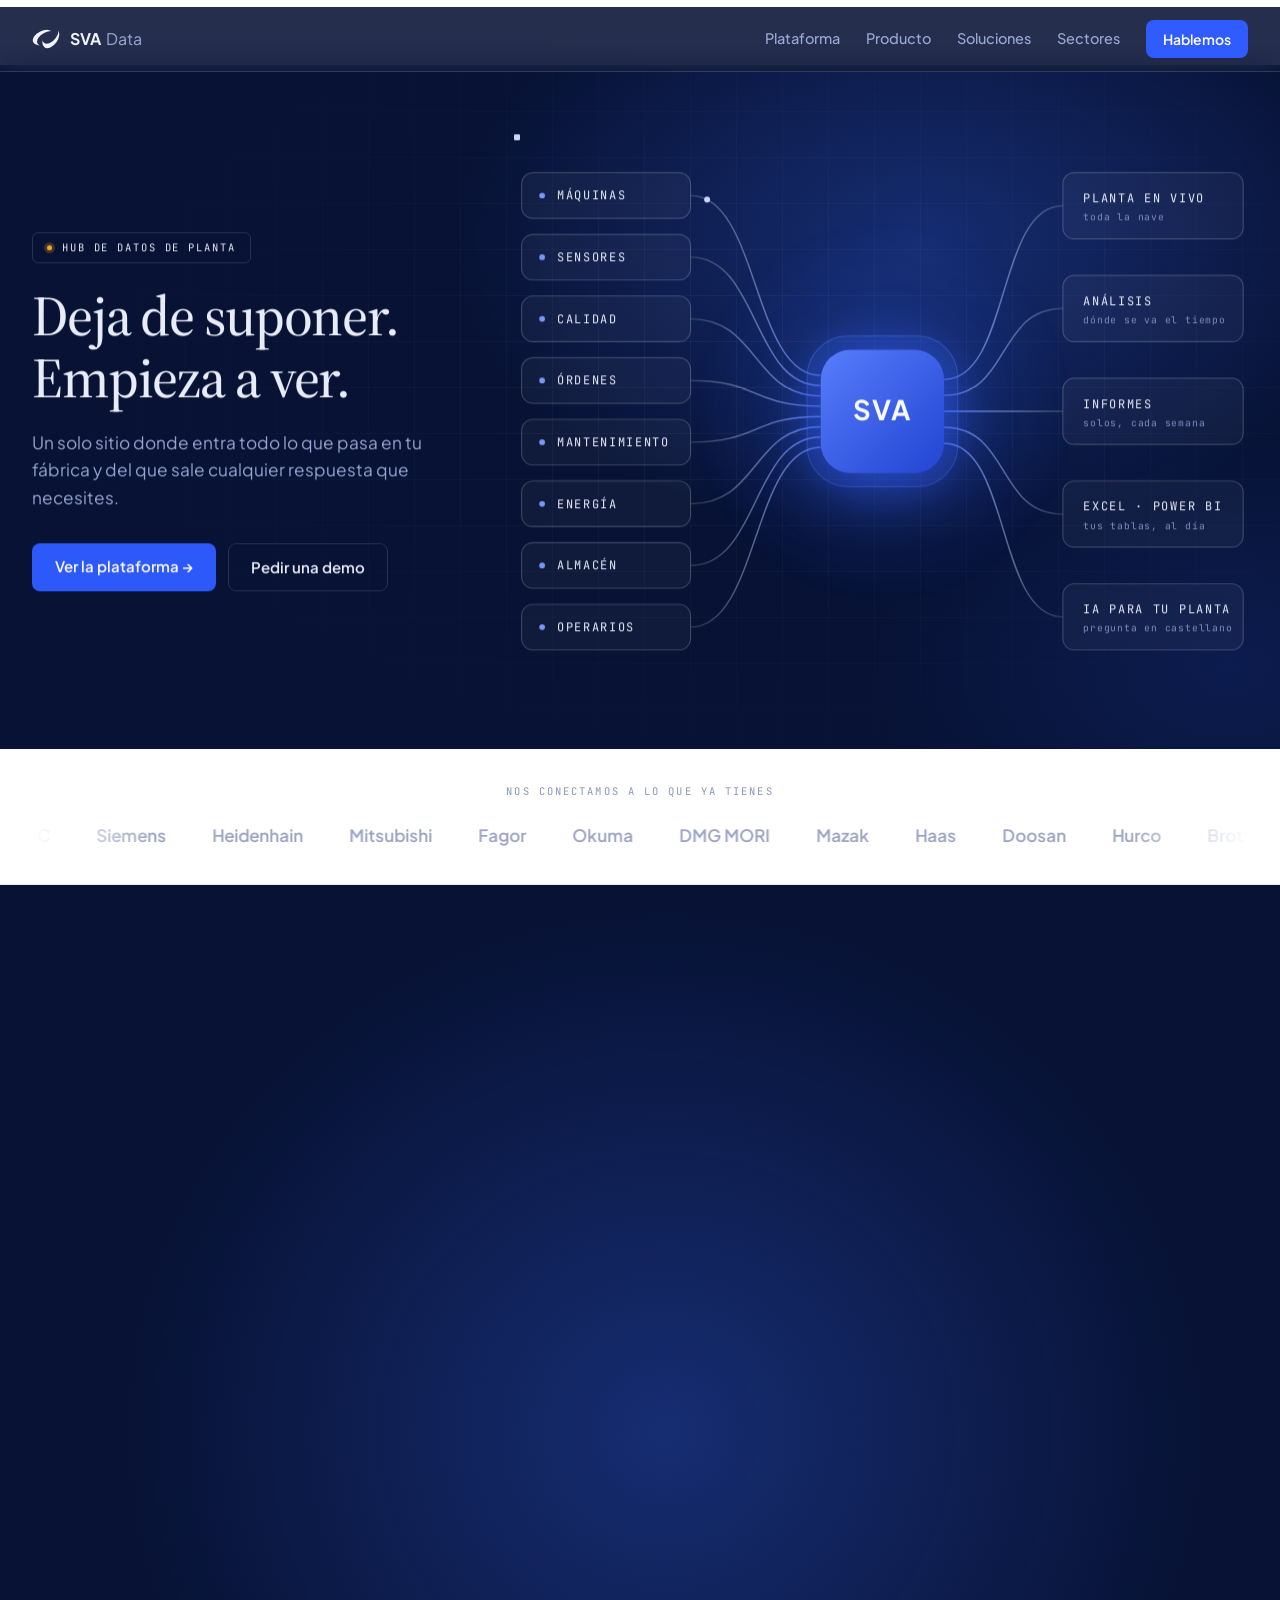
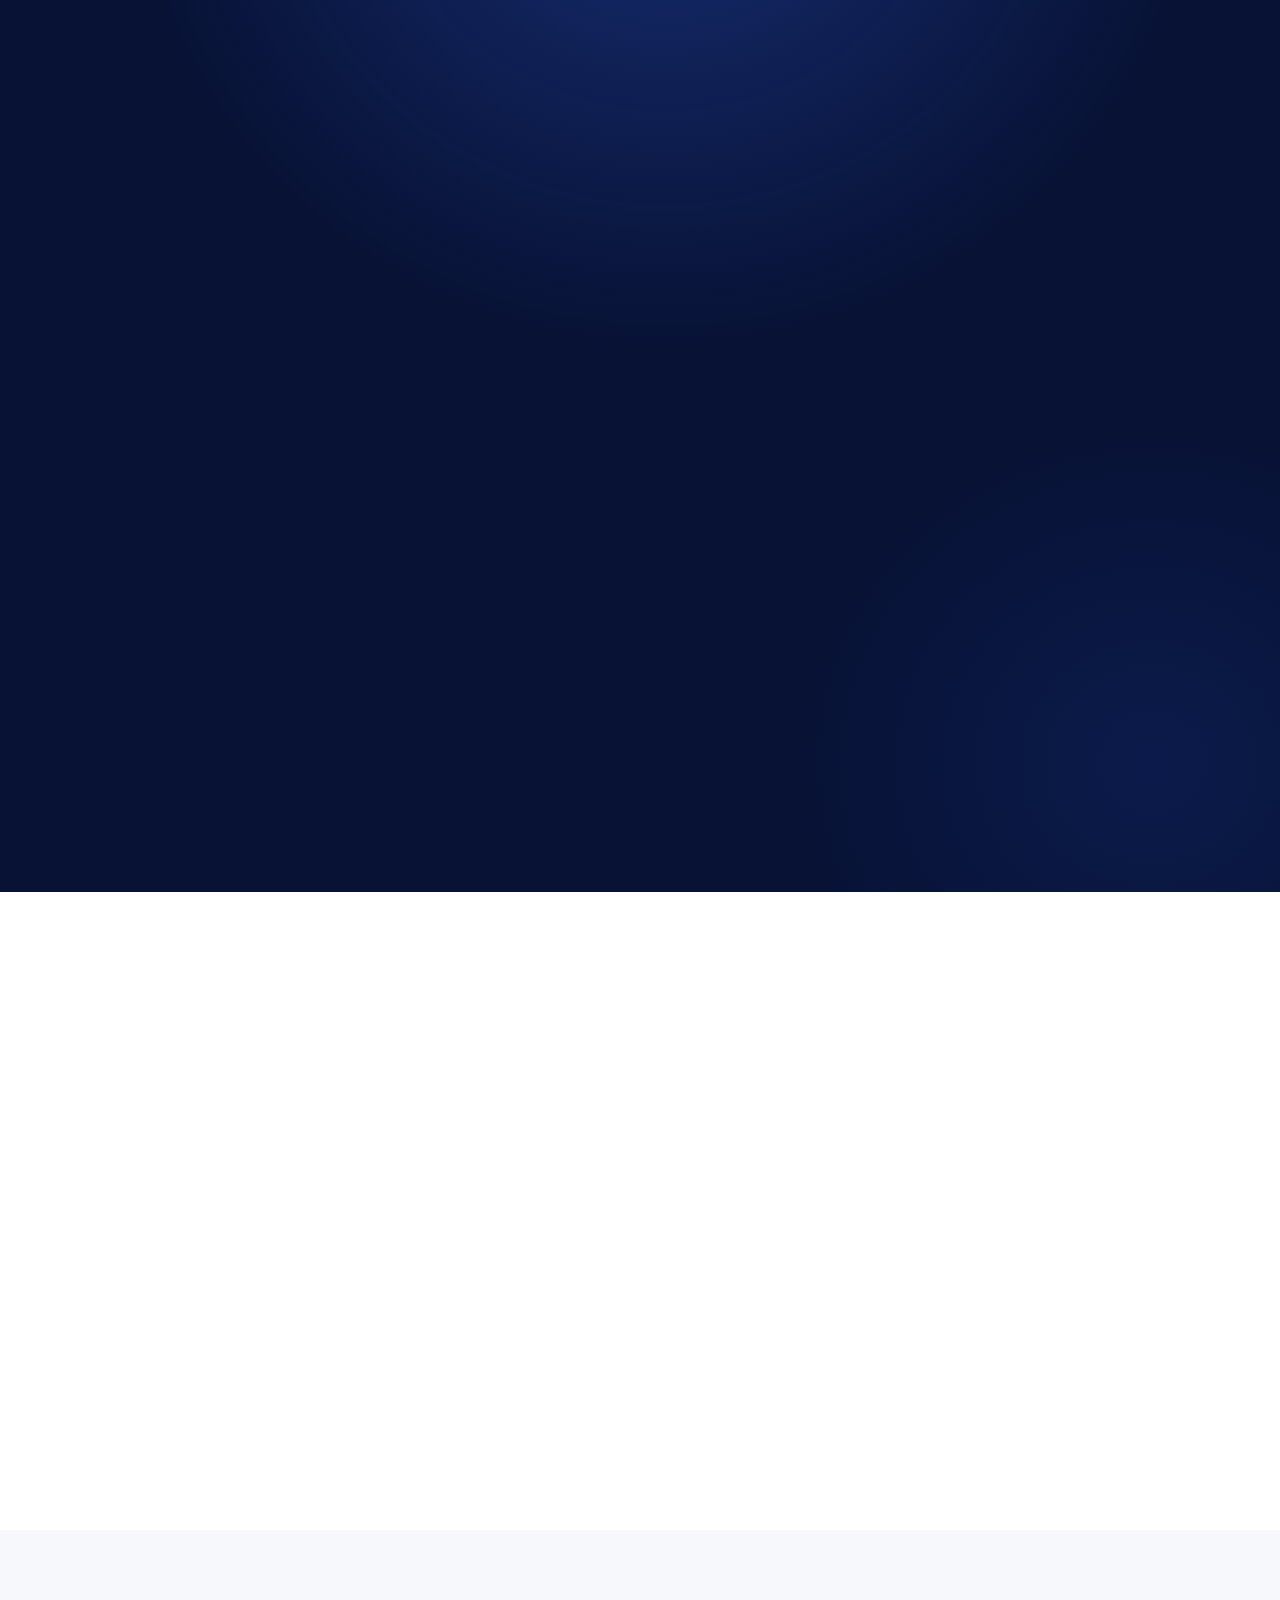
<file: servicios.html>
<!doctype html>
<html lang="es">
<head>
<meta charset="utf-8">
<title>SVA Data</title>
<meta name="robots" content="noindex">
<link rel="canonical" href="https://svadata.com/">
<meta http-equiv="refresh" content="0; url=/#empezamos">
</head>
<body>
<p>Esta página se ha fundido con la principal. <a href="/#empezamos">Ir a svadata.com</a>.</p>
</body>
</html>
</file>
<file: assets/styles.css>
/* ============================================================================
   SVA Data — dev v3 · «plano técnico»
   Tres cambios sobre la v2:
   1. Franjas alternas azul / blanco en vez de una página oscura continua.
   2. Toques de ámbar: marcadores, cotas y llamadas. Nunca superficies — el
      ámbar señala, el azul estructura.
   3. Registro de plano de taller: mono para todo lo que es dato, líneas de
      cota, marcas de esquina y llamadas numeradas.
   La serif se queda serena y pequeña: la personalidad la pone el plano.
   ========================================================================== */

:root {
  --blue:      #0B1B4D;
  --blue-deep: #071235;
  --white:     #FFFFFF;
  --off:       #F6F8FC;
  --ink:       #0A1533;
  --ink-soft:  #48527A;
  --rule:      #E4E9F4;

  --on-blue:      #EEF2FC;
  --on-blue-soft: #9BAAD4;
  --on-blue-rule: rgba(255, 255, 255, .14);

  --accent: #2F5BFF;
  --amber:  #FFB020;

  --display: "Source Serif 4", Georgia, serif;
  --sans: "Plus Jakarta Sans", "Segoe UI", system-ui, sans-serif;
  --mono: "JetBrains Mono", ui-monospace, Consolas, monospace;
  --gut: 32px;
}

* { margin: 0; padding: 0; box-sizing: border-box; }
html { scroll-behavior: smooth; overflow-x: clip; }
body { background: var(--white); color: var(--ink-soft); font-family: var(--sans);
  font-size: 16.5px; line-height: 1.62; -webkit-font-smoothing: antialiased; overflow-x: clip; }
img, svg { max-width: 100%; }
a { color: inherit; }
::selection { background: var(--amber); color: var(--ink); }

.wrap { max-width: 1320px; margin: 0 auto; padding-inline: var(--gut); }

/* ---- franjas alternas ------------------------------------------------------
   Todo color de texto sale de estas clases y nunca de un literal suelto, para
   que una sección no herede el contraste de la de al lado. */
.s { padding-block: 104px; position: relative; }
.s-white { background: var(--white); }
.s-off   { background: var(--off); }
.s-blue  { background: var(--blue); color: var(--on-blue-soft); }
.s-blue .h2, .s-blue .h3, .s-blue .display, .s-blue b { color: var(--on-blue); }
.s-white .h2, .s-white .h3, .s-white .display, .s-white b,
.s-off .h2, .s-off .h3, .s-off .display, .s-off b { color: var(--ink); }

/* ---- tipografía ---- */
.display { font-family: var(--display); font-weight: 500;
  font-size: clamp(34px, 4.4vw, 60px); line-height: 1.1; letter-spacing: -0.02em; text-wrap: balance; }
.h2 { font-family: var(--display); font-weight: 500;
  font-size: clamp(26px, 3.1vw, 40px); line-height: 1.14; letter-spacing: -0.016em; text-wrap: balance; }
.h3 { font-family: var(--sans); font-weight: 600; font-size: 18px; line-height: 1.32; letter-spacing: -0.01em; }
.lead { font-size: clamp(16px, 1.35vw, 18px); line-height: 1.6; max-width: 58ch; }

/* El guion ámbar delante de la etiqueta: el toque más barato y el que más
   ordena la página. */
.eyebrow { font-family: var(--mono); font-size: 11px; font-weight: 500;
  text-transform: uppercase; letter-spacing: .2em; display: inline-flex;
  align-items: center; gap: 12px; color: var(--ink); }
.s-blue .eyebrow { color: var(--on-blue); }
.eyebrow::before { content: ""; width: 26px; height: 2px; background: var(--amber); }

/* ---- botones ---- */
.btn { display: inline-flex; align-items: center; gap: 9px; height: 48px;
  padding-inline: 22px; border-radius: 8px; font-size: 15px; font-weight: 600;
  text-decoration: none; white-space: nowrap; border: 1px solid transparent;
  transition: transform .2s cubic-bezier(.2,.7,.3,1), background .2s, border-color .2s; }
.btn:hover { transform: translateY(-2px); }
.btn-primary { background: var(--accent); color: #fff; }
.btn-ghost { border-color: var(--rule); color: var(--ink); }
.btn-ghost:hover { border-color: var(--ink); }
.s-blue .btn-ghost, .hero .btn-ghost { border-color: var(--on-blue-rule); color: var(--on-blue); }
.s-blue .btn-ghost:hover, .hero .btn-ghost:hover { border-color: var(--on-blue); }
.cta-row { display: flex; gap: 12px; flex-wrap: wrap; margin-top: 32px; }

/* ---- nav ---- */
nav { position: sticky; top: env(safe-area-inset-top, 0px); z-index: 60;
  background: rgba(7, 18, 53, .88); backdrop-filter: blur(14px);
  border-bottom: 1px solid var(--on-blue-rule); }
.nav-in { display: flex; align-items: center; justify-content: space-between; gap: 20px;
  max-width: 1320px; margin: 0 auto; padding: 13px var(--gut); }
.lockup { display: flex; align-items: center; gap: 10px; color: var(--on-blue); text-decoration: none; }
.lockup svg { width: 28px; height: auto; }
.wm { font-size: 16px; }
.wm b { font-weight: 700; }
.wm span { font-weight: 400; margin-left: .3em; color: var(--on-blue-soft); }
.nav-links { display: flex; gap: 26px; align-items: center; }
.nav-link { color: var(--on-blue-soft); text-decoration: none; font-size: 14.5px; font-weight: 500; transition: color .2s; }
.nav-link:hover { color: var(--on-blue); }
.nav-cta { height: 38px; padding-inline: 16px; font-size: 14px; }

/* ---- hero ---- */
.hero { background: var(--blue-deep); color: var(--on-blue-soft);
  padding-block: 72px 64px; position: relative; overflow: hidden; }
.hero .display, .hero b { color: var(--on-blue); }
.hero .eyebrow { color: var(--on-blue); }
/* Papel milimetrado, muy tenue. */
.hero::before { content: ""; position: absolute; inset: 0; pointer-events: none;
  background-image: linear-gradient(rgba(255,255,255,.05) 1px, transparent 1px),
                    linear-gradient(90deg, rgba(255,255,255,.05) 1px, transparent 1px);
  background-size: 46px 46px;
  -webkit-mask-image: radial-gradient(ellipse 80% 84% at 62% 44%, #000, transparent 74%);
  mask-image: radial-gradient(ellipse 80% 84% at 62% 44%, #000, transparent 74%); }
/* El resplandor difuminado detrás del esquema. */
.hero::after { content: ""; position: absolute; inset: 0; pointer-events: none;
  background:
    radial-gradient(ellipse 52% 62% at 72% 26%, rgba(59,107,255,.30), transparent 70%),
    radial-gradient(ellipse 40% 50% at 96% 88%, rgba(39,80,210,.16), transparent 70%); }
.hero .wrap { position: relative; z-index: 1; }
.hero-grid { display: grid; grid-template-columns: .74fr 1.26fr; gap: 56px; align-items: center; }
.hero .lead { margin-top: 20px; color: var(--on-blue-soft); }

.tag { display: inline-flex; align-items: center; gap: 10px; padding: 6px 14px;
  border: 1px solid var(--on-blue-rule); border-radius: 6px; font-family: var(--mono);
  font-size: 10.5px; letter-spacing: .18em; text-transform: uppercase;
  color: var(--on-blue); margin-bottom: 22px; }
.tag i { width: 5px; height: 5px; background: var(--amber); border-radius: 50%;
  box-shadow: 0 0 0 3px rgba(255,176,32,.22); font-style: normal; }

/* ---- cinta de fabricantes ---- */
.strip { padding-block: 34px; border-bottom: 1px solid var(--rule); background: var(--white); }
.strip-lbl { font-family: var(--mono); font-size: 10.5px; letter-spacing: .2em;
  text-transform: uppercase; color: #8C96B8; text-align: center; margin-bottom: 22px; }
.marquee { display: flex; overflow: hidden;
  -webkit-mask-image: linear-gradient(90deg, transparent, #000 10%, #000 90%, transparent);
  mask-image: linear-gradient(90deg, transparent, #000 10%, #000 90%, transparent); }
.marquee-row { display: flex; gap: 46px; padding-right: 46px; flex: 0 0 auto;
  animation: slide 46s linear infinite; }
.marquee:hover .marquee-row { animation-play-state: paused; }
.marquee-row span { font-size: 17px; font-weight: 600; color: #9AA3C2; white-space: nowrap; transition: color .2s; }
.marquee-row span:hover { color: var(--ink); }
@keyframes slide { to { transform: translateX(-100%); } }

/* ---- marcadores ámbar ---- */
.plus { list-style: none; display: grid; gap: 11px; margin-top: 22px; }
.plus li { position: relative; padding-left: 26px; font-size: 15px; }
.plus li::before { content: "+"; position: absolute; left: 0; top: -1px;
  font-family: var(--mono); font-weight: 500; color: var(--amber); font-size: 15px; }

/* ---- rejillas ---- */
.grid-4 { display: grid; grid-template-columns: repeat(4, 1fr); gap: 1px;
  background: var(--rule); border: 1px solid var(--rule); border-radius: 12px;
  overflow: hidden; margin-top: 44px; }
.s-blue .grid-4 { background: var(--on-blue-rule); border-color: var(--on-blue-rule); }
.cell { background: var(--white); padding: 26px 22px 24px; transition: background .25s; }
.s-blue .cell { background: var(--blue); }
.s-off .cell { background: var(--off); }
.cell:hover { background: #FAFCFF; }
.s-blue .cell:hover { background: #10235E; }
.cell .n { font-family: var(--mono); font-size: 10.5px; letter-spacing: .16em; color: var(--amber); }
.cell .h3 { margin: 12px 0 8px; }
.cell p { font-size: 14px; line-height: 1.55; }

.grid-3 { display: grid; grid-template-columns: repeat(3, 1fr); gap: 16px; margin-top: 44px; }
.card { border: 1px solid var(--rule); border-radius: 12px; padding: 26px 24px 24px;
  transition: border-color .25s, transform .25s cubic-bezier(.2,.7,.3,1); }
.s-blue .card { border-color: var(--on-blue-rule); }
.card:hover { transform: translateY(-3px); border-color: var(--accent); }
.card .k { font-family: var(--mono); font-size: 10px; letter-spacing: .16em;
  text-transform: uppercase; color: var(--amber); display: block; margin-bottom: 12px; }
.card .h3 { margin-bottom: 7px; }
.card p { font-size: 14px; line-height: 1.55; }

/* ---- niveles ---- */
.lvl { display: grid; grid-template-columns: .76fr 1.24fr; gap: 48px; align-items: center;
  padding-block: 52px; border-top: 1px solid var(--rule); }
.s-blue .lvl { border-color: var(--on-blue-rule); }
.lvl:first-of-type { border-top: 0; padding-top: 6px; }
.lvl .h2 { font-size: clamp(23px, 2.5vw, 32px); margin-top: 13px; }
.shot { border: 1px solid var(--rule); border-radius: 12px; background: var(--white);
  padding: 9px; box-shadow: 0 24px 60px -40px rgba(10,21,51,.5); }
.s-blue .shot { border-color: var(--on-blue-rule); background: rgba(255,255,255,.05); }
.shot img { display: block; width: 100%; height: auto; border-radius: 7px; }
.shot figcaption { font-family: var(--mono); font-size: 10px; letter-spacing: .14em;
  text-transform: uppercase; color: #8C96B8; padding: 3px 5px 10px; }

/* Las maquetas del portal van dibujadas, no fotografiadas: nítidas a
   cualquier tamaño. El marco lleva la paleta de la casa; los estados de
   máquina llevan los colores del portal real, para que la web enseñe lo
   mismo que verá el cliente. Dentro del SVG solo se heredan las dos
   familias — el resto va en atributos. */
.mk { display: block; width: 100%; height: auto; border-radius: 7px; }
.mk .s { font-family: var(--sans); }
.mk .m { font-family: var(--mono); }

/* ---- la empresa en isométrico ----------------------------------------------
   Sección propia, en el azul profundo del hero. El dibujo es un SVG generado
   por script; el chat es HTML encima del marco dibujado, para que se pueda
   desplazar. */
.s-capa { background: var(--blue-deep); overflow: hidden; }
.s-capa::before { content: ""; position: absolute; inset: 0; pointer-events: none;
  background:
    radial-gradient(ellipse 60% 46% at 52% 34%, rgba(59,107,255,.30), transparent 70%),
    radial-gradient(ellipse 40% 30% at 90% 92%, rgba(39,80,210,.14), transparent 70%); }
.s-capa .wrap { position: relative; }
/* El dibujo se sale del ancho de columna en pantallas grandes: gana tamaño. */
.s-capa figure { margin-top: 20px; margin-inline: max(-90px, calc((100% - 100vw) / 2 + 20px)); }
@media (max-width: 760px) {
  .s-capa figure { margin-inline: 0; }
  .iso .rot, .iso .rot-s, .iso .guia, .iso .guia-p { display: none; }
  .iso .rot.capa { display: inline; }
}
.s-capa .grid-3 { margin-top: 36px; }
.s-capa .card.principal { background: rgba(59,107,255,.12); border-color: rgba(91,130,255,.55); }
.lienzo { position: relative; container-type: inline-size; }

/* El chat: HTML encima del marco dibujado. --u es una unidad del dibujo,
   así el texto escala con la ilustración. */
.conv { position: absolute; --u: calc(100cqw / var(--vbw)); display: flex; flex-direction: column;
  border-radius: calc(var(--u) * 20); overflow: hidden; color: #fff; font-family: var(--sans);
  font-size: calc(var(--u) * 15.5); line-height: 1.38; }
.conv-cab { display: flex; align-items: center; gap: calc(var(--u) * 10); flex: none;
  padding: calc(var(--u) * 13) calc(var(--u) * 20); border-bottom: 1px solid rgba(191,208,255,.2);
  font-family: var(--mono); font-size: calc(var(--u) * 11.5); font-weight: 500;
  letter-spacing: .16em; color: #DCE5FF; }
.conv-cab i { width: calc(var(--u) * 8); height: calc(var(--u) * 8); border-radius: 50%; background: #3ddc6b; }
.conv-cab span { margin-left: auto; letter-spacing: .08em; color: #9DB4FF; }
.conv-msg { flex: 1; min-height: 0; overflow-y: auto; overscroll-behavior: contain;
  padding: calc(var(--u) * 14) calc(var(--u) * 16) calc(var(--u) * 18);
  display: flex; flex-direction: column; gap: calc(var(--u) * 11);
  scrollbar-width: thin; scrollbar-color: rgba(191,208,255,.55) transparent; }
.conv-msg:focus-visible { outline: 2px solid #BFD0FF; outline-offset: -3px; }
.conv-msg::-webkit-scrollbar { width: 7px; }
.conv-msg::-webkit-scrollbar-thumb { background: rgba(191,208,255,.5); border-radius: 4px; }
.conv .q { align-self: flex-end; max-width: 86%; padding: calc(var(--u) * 8) calc(var(--u) * 16);
  border-radius: calc(var(--u) * 18) calc(var(--u) * 18) calc(var(--u) * 5) calc(var(--u) * 18);
  background: linear-gradient(135deg, #5A80FF, #2F5BFF); font-weight: 600; }
.conv .r { display: grid; grid-template-columns: auto 1fr; gap: calc(var(--u) * 9); align-items: start; }
.conv .r > b { width: calc(var(--u) * 28); height: calc(var(--u) * 28); border-radius: calc(var(--u) * 9);
  background: #3B6BFF; display: grid; place-items: center; font-family: var(--mono);
  font-size: calc(var(--u) * 11.5); font-weight: 500; }
.conv .r > div { background: rgba(255,255,255,.1); border-radius: calc(var(--u) * 16);
  padding: calc(var(--u) * 11) calc(var(--u) * 15) calc(var(--u) * 12); }
.conv .r p + p { margin-top: calc(var(--u) * 6); }
.conv .r strong { font-weight: 700; }
.conv .r code { font-family: var(--mono); font-size: .88em; background: rgba(255,95,87,.22);
  padding: 0 .35em; border-radius: .3em; color: #FFD6D3; }
.conv .r ul { margin: calc(var(--u) * 6) 0 0; padding-left: 1.15em; }
.conv .fu { display: flex; flex-wrap: wrap; gap: calc(var(--u) * 6); margin-top: calc(var(--u) * 9); }
.conv .fu span { font-family: var(--mono); font-size: calc(var(--u) * 10.5); color: #DCE5FF;
  background: rgba(255,255,255,.12); border-radius: calc(var(--u) * 7);
  padding: calc(var(--u) * 3) calc(var(--u) * 9); }
.conv .busca { align-self: flex-start; margin-left: calc(var(--u) * 37); font-family: var(--mono);
  font-size: calc(var(--u) * 10.5); letter-spacing: .04em; color: #9DB4FF;
  display: flex; align-items: center; gap: calc(var(--u) * 7); }
.conv .busca::before { content: ""; width: calc(var(--u) * 7); height: calc(var(--u) * 7);
  border: 1.5px solid #9DB4FF; border-radius: 50%; }
.conv .baja { position: absolute; left: 50%; bottom: calc(var(--u) * 8); translate: -50% 0;
  font-family: var(--mono); font-size: calc(var(--u) * 10.5); letter-spacing: .1em; color: #0B1B4D;
  background: #DCE5FF; border-radius: 99px; padding: calc(var(--u) * 3) calc(var(--u) * 12);
  pointer-events: none; transition: opacity .25s; }
.conv::after { content: ""; position: absolute; inset: auto 0 0 0; height: calc(var(--u) * 64);
  background: linear-gradient(to bottom, rgba(19,39,110,0), #13276E 62%); pointer-events: none;
  transition: opacity .25s; }
.conv .baja { z-index: 1; }
.conv.visto .baja, .conv.visto::after { opacity: 0; }
@media (max-width: 760px) {
  .lienzo { container-type: normal; }
  .conv { position: relative; --u: 1px; left: auto !important; top: auto !important;
    width: 100% !important; height: 380px !important; margin-top: 20px;
    background: #13276E; border: 1.5px solid rgba(191,208,255,.85); }
  .iso .chat, .iso .haz { display: none; }
}
.iso { display: block; width: 100%; height: auto; overflow: visible; }
.iso .junta { fill: none; stroke: rgba(255,255,255,.06); stroke-width: 1; }
.iso .lama { fill: none; stroke: #2B3F8F; stroke-width: 1.2; }
.iso .vidrio { opacity: .3; stroke: #DCE5FF; stroke-opacity: .7; stroke-width: 1; }
.iso .chat { filter: drop-shadow(0 18px 36px rgba(2,6,23,.7)) drop-shadow(0 0 22px rgba(91,130,255,.45)); }
.iso .chat-f { fill: #13276E; }
.iso .chat-b { fill: none; stroke: #BFD0FF; stroke-opacity: .85; stroke-width: 1.5; }
.iso .guia { stroke: #9DB4FF; stroke-width: 1; opacity: .7; }
.iso .guia-p { fill: #DCE5FF; }
.iso .rot-s { font-family: var(--mono); font-size: 10px; letter-spacing: .08em; fill: #8291C0; }
.iso .reja-l { fill: none; stroke: rgba(255,255,255,.16); stroke-width: 1; }
.iso .rot { font-family: var(--mono); font-weight: 500; letter-spacing: .16em; fill: #DCE5FF; }
.iso .rot.nave { fill: #fff; font-weight: 500; }
.iso .rot.capa { fill: #DCE5FF; opacity: .85; }
.iso .sva { font-family: var(--sans); font-weight: 700; letter-spacing: .04em; fill: #fff; }
.iso .flujo { fill: none; stroke: #7C9BFF; stroke-opacity: .22; stroke-width: 1.2;
  stroke-linejoin: round; }
.iso .flujo.fab { stroke-opacity: .4; stroke-width: 1.6; }
.iso .trazo { fill: none; stroke: #9DB4FF; stroke-opacity: .5; stroke-width: 1.2;
  stroke-dasharray: 3 25; stroke-linecap: round; stroke-linejoin: round; }
.iso .trazo.fab { stroke: #CFDBFF; stroke-opacity: .8; stroke-width: 1.8; }
.iso .pulso { fill: #CFDBFF; filter: drop-shadow(0 0 5px rgba(160,190,255,.95)); }
.iso .baliza { animation: late 2.4s ease-in-out infinite; }
@keyframes late { 50% { opacity: .45; } }

/* ---- cierre y pie ---- */
.close { text-align: center; }
.close .display { max-width: 18ch; margin-inline: auto; }
.close .lead { margin: 18px auto 0; }
.close .cta-row { justify-content: center; }
footer { background: var(--blue-deep); color: var(--on-blue-soft); padding-block: 40px 34px; }
.foot-grid { display: flex; justify-content: space-between; gap: 22px; flex-wrap: wrap; align-items: flex-start; }
.foot-tag { display: flex; justify-content: space-between; gap: 16px; flex-wrap: wrap;
  margin-top: 30px; padding-top: 18px; border-top: 1px solid var(--on-blue-rule);
  font-family: var(--mono); font-size: 10px; letter-spacing: .14em; text-transform: uppercase; }

/* ---- el esquema ----
   Ocho fuentes a la izquierda, SVA en el centro, cuatro salidas a la derecha.
   Los cables son curvas que se funden en el núcleo; lo único que se mueve
   son los pulsos. Nada de ámbar aquí: el esquema es azul sobre azul. */
.bp { width: 100%; height: auto; display: block; overflow: visible; }
.bp .box { fill: rgba(255,255,255,.045); stroke: rgba(255,255,255,.2); stroke-width: 1; }
.bp .pin { fill: #7C9BFF; }
.bp .lbl { font-family: var(--mono); font-size: 10.5px; letter-spacing: .14em; fill: var(--on-blue); text-transform: uppercase; }
.bp .lbl-s { font-family: var(--mono); font-size: 8.5px; letter-spacing: .08em; fill: #8291C0; }
.bp .wire-in { stroke: url(#w-in); stroke-width: 1.2; fill: none; }
.bp .wire-out { stroke: url(#w-out); stroke-width: 1.2; fill: none; }
.bp .core-ring { fill: rgba(59,107,255,.14); stroke: rgba(91,130,255,.35); stroke-width: 1; }
.bp .box-core { fill: url(#core); filter: drop-shadow(0 10px 28px rgba(47,91,255,.55)); }
.bp .core-t { font-family: var(--sans); font-size: 24px; font-weight: 700; fill: #fff; letter-spacing: .03em; }
.bp .flux { fill: #CFDBFF; }

/* ---- movimiento ---- */
.rv { transform: translateY(14px); opacity: .001; }
.js .rv.in { transform: none; opacity: 1;
  transition: opacity .6s cubic-bezier(.2,.7,.3,1), transform .6s cubic-bezier(.2,.7,.3,1); }
.rv-d1.in { transition-delay: .06s; } .rv-d2.in { transition-delay: .12s; }
.rv-d3.in { transition-delay: .18s; } .rv-d4.in { transition-delay: .24s; }
@media (prefers-reduced-motion: reduce) {
  html { scroll-behavior: auto; }
  .rv { opacity: 1; transform: none; }
  .marquee-row { animation: none; }
  .btn:hover, .card:hover { transform: none; }
}

/* ---- responsive ---- */
@media (max-width: 1040px) {
  .hero-grid, .lvl { grid-template-columns: 1fr; gap: 36px; }
  .grid-4 { grid-template-columns: 1fr 1fr; }
}
@media (max-width: 900px) {
  :root { --gut: 20px; }
  .s { padding-block: 72px; }
  .hero { padding-block: 48px 52px; }
  .grid-3 { grid-template-columns: 1fr 1fr; }
}
@media (max-width: 620px) {
  .grid-3, .grid-4 { grid-template-columns: 1fr; }
  .nav-links .nav-link { display: none; }
}
</file>
